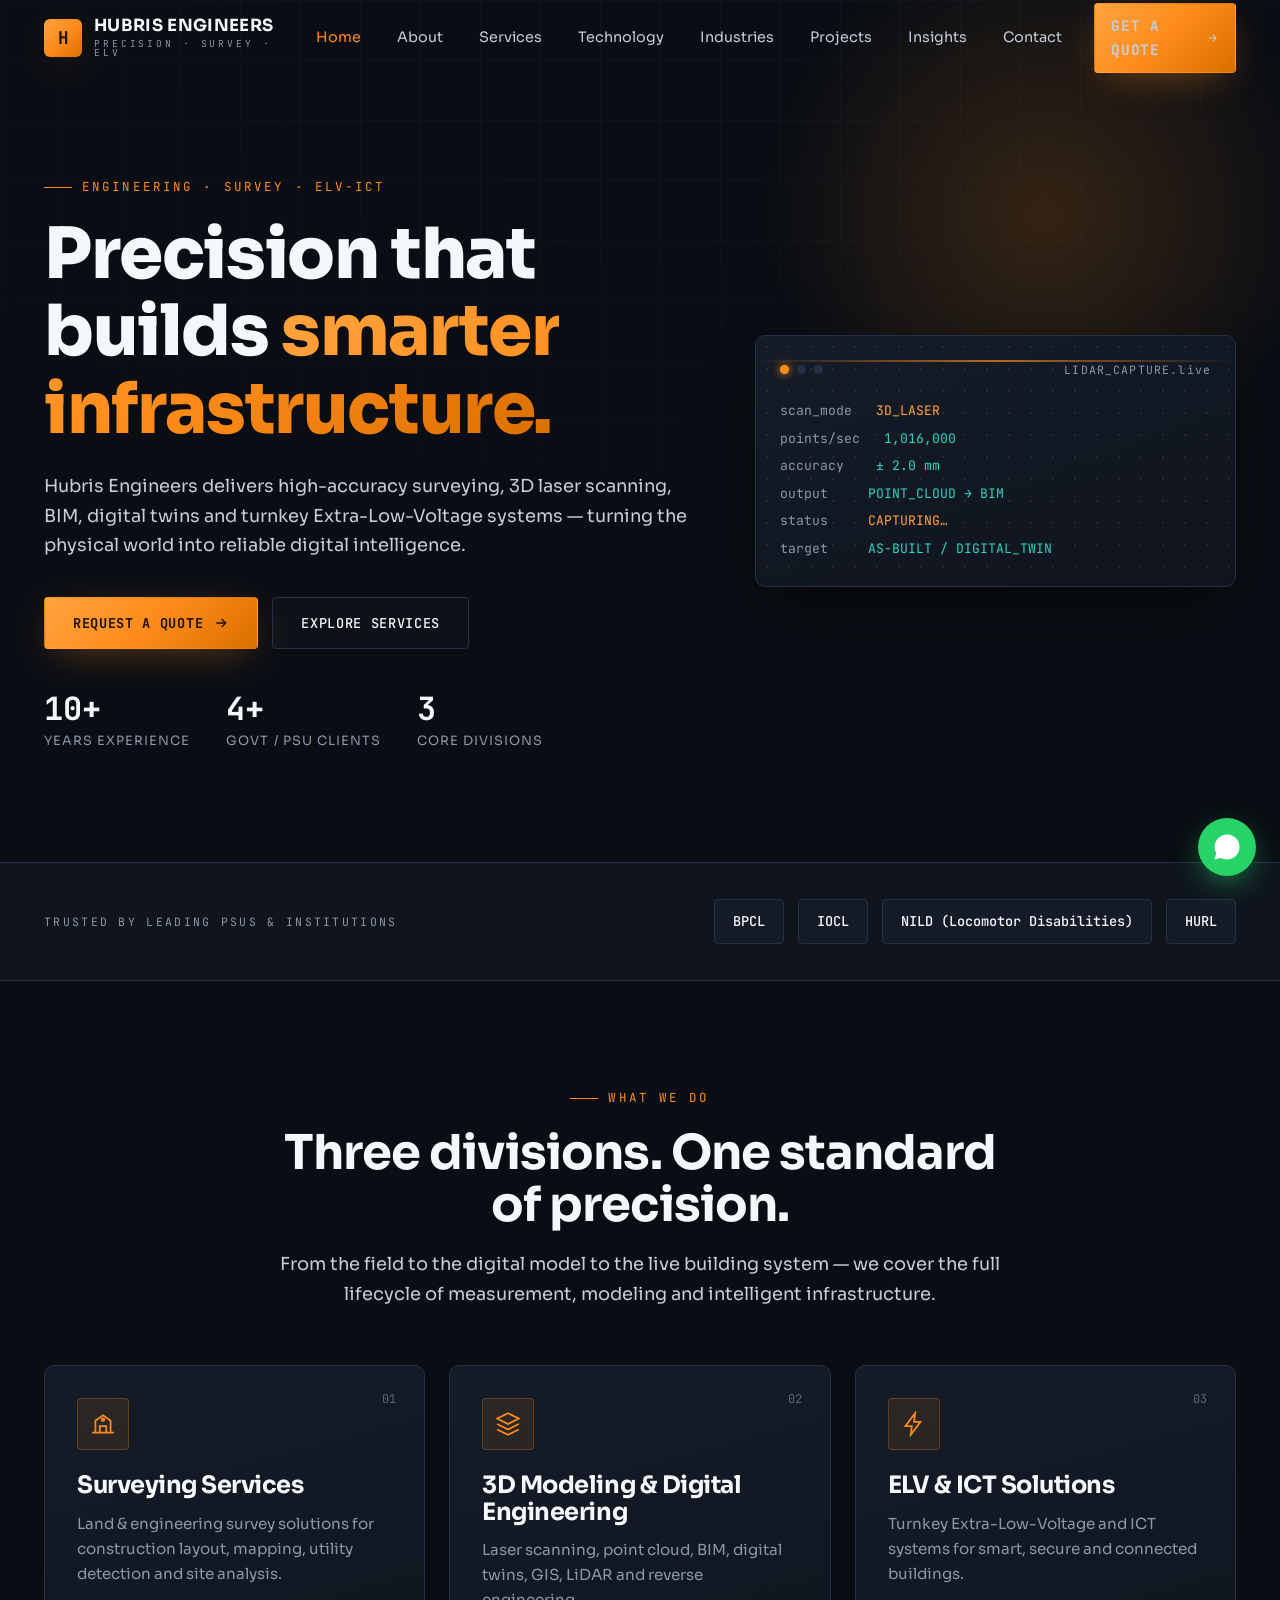
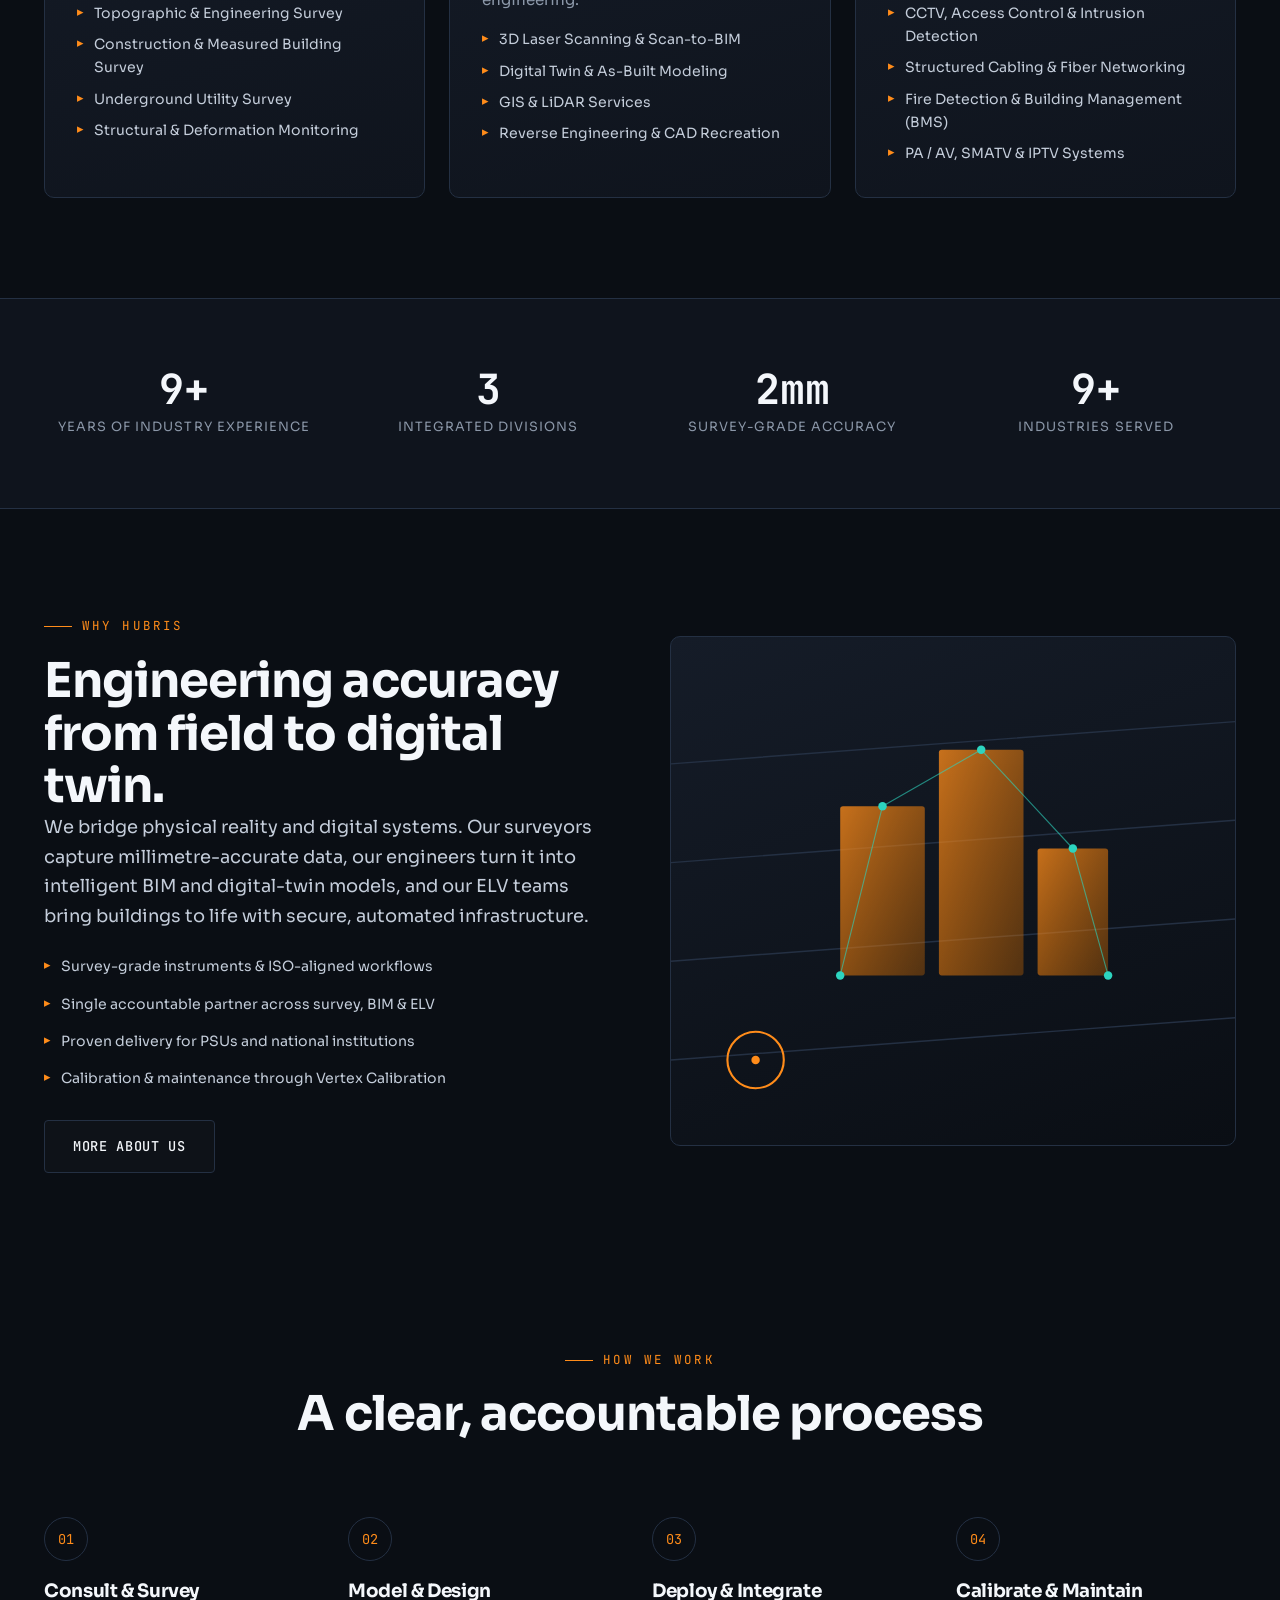
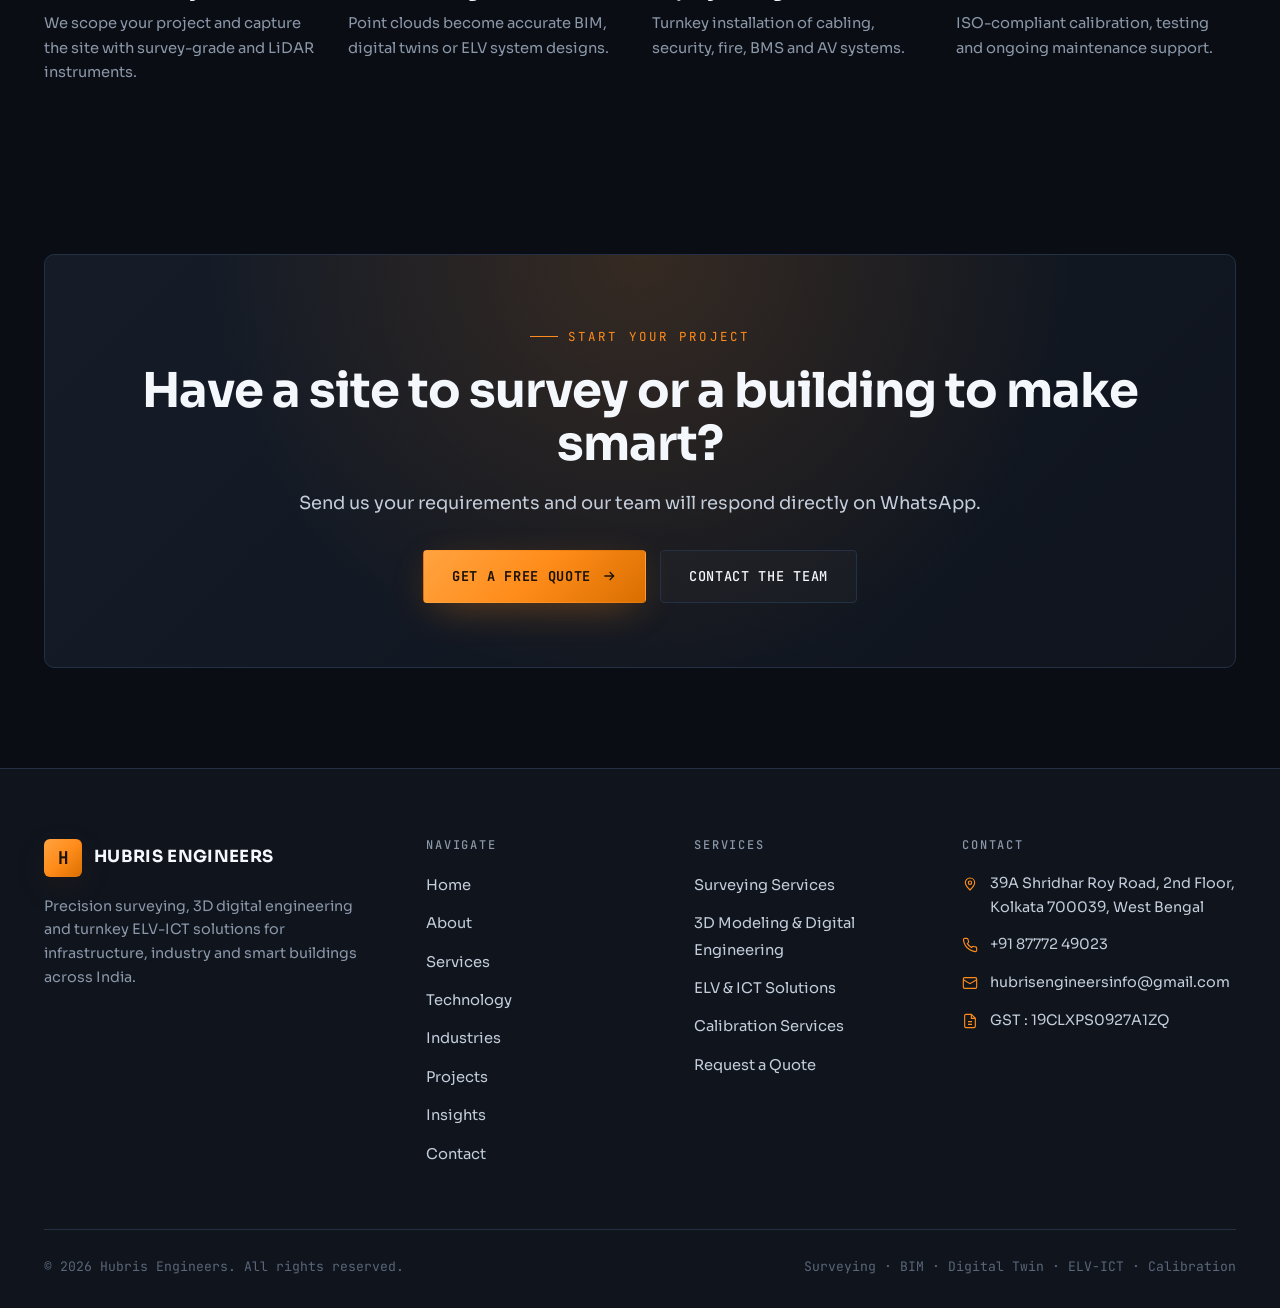
<file: index.html>
<!DOCTYPE html>
<html lang="en">
<head>
<meta charset="UTF-8">
<meta name="viewport" content="width=device-width, initial-scale=1.0">
<title>Precision Surveying, BIM & ELV-ICT Solutions — Hubris Engineers</title>
<meta name="description" content="Hubris Engineers — precision surveying, 3D laser scanning, BIM, digital twin and turnkey ELV-ICT solutions in Kolkata, India.">
<meta name="theme-color" content="#0a0e14">
<link rel="preconnect" href="https://fonts.googleapis.com">
<link rel="preconnect" href="https://fonts.gstatic.com" crossorigin>
<link rel="stylesheet" href="css/style.css">
<link rel="stylesheet" href="css/responsive.css">
</head>
<body>
<header class="site-header">
  <div class="container">
    <nav class="nav">
      <a href="index.html" class="brand">
        <span class="brand__mark">H</span>
        <span class="brand__name">HUBRIS ENGINEERS<span>PRECISION · SURVEY · ELV</span></span>
      </a>
      <div class="nav__links">
        <a href="index.html" class="active">Home</a><a href="about.html">About</a><a href="services.html">Services</a><a href="software.html">Technology</a><a href="industries.html">Industries</a><a href="projects.html">Projects</a><a href="blog.html">Insights</a><a href="contact.html">Contact</a>
        <span class="nav__cta"><a href="quote.html" class="btn btn--primary">Get a Quote <svg viewBox="0 0 24 24" fill="none" stroke="currentColor" stroke-width="2"><path d="M5 12h14M13 6l6 6-6 6"/></svg></a></span>
      </div>
      <button class="nav__toggle" aria-label="Menu"><span></span><span></span><span></span></button>
    </nav>
  </div>
</header>

<section class="hero">
  <div class="hero__glow"></div>
  <div class="container">
    <div class="hero__grid">
      <div class="hero__copy reveal">
        <span class="eyebrow">Engineering · Survey · ELV-ICT</span>
        <h1>Precision that builds <span class="accent">smarter infrastructure.</span></h1>
        <p class="lead">Hubris Engineers delivers high-accuracy surveying, 3D laser scanning, BIM, digital twins and turnkey Extra-Low-Voltage systems — turning the physical world into reliable digital intelligence.</p>
        <div class="hero__actions">
          <a href="quote.html" class="btn btn--primary">Request a Quote <svg viewBox="0 0 24 24" fill="none" stroke="currentColor" stroke-width="2"><path d="M5 12h14M13 6l6 6-6 6"/></svg></a>
          <a href="services.html" class="btn btn--ghost">Explore Services</a>
        </div>
        <div class="hero__stats">
          <div><div class="stat__num"><span data-count="10" data-suffix="+">10+</span></div><div class="stat__label">Years Experience</div></div>
          <div><div class="stat__num text-amber"><span data-count="4" data-suffix="+">4+</span></div><div class="stat__label">Govt / PSU Clients</div></div>
          <div><div class="stat__num"><span data-count="3" data-suffix="">3</span></div><div class="stat__label">Core Divisions</div></div>
        </div>
      </div>
      <div class="hero__visual reveal">
        <div class="hero__panel">
          <div class="scanline"></div>
          <div class="panel__bar">
            <span class="panel__dot panel__dot--live"></span>
            <span class="panel__dot"></span>
            <span class="panel__dot"></span>
            <span class="panel__title">LIDAR_CAPTURE.live</span>
          </div>
          <div class="panel__readout">
            <div><span class="k">scan_mode</span> &nbsp; <span class="v amber">3D_LASER</span></div>
            <div><span class="k">points/sec</span> &nbsp; <span class="v">1,016,000</span></div>
            <div><span class="k">accuracy</span> &nbsp;&nbsp; <span class="v">± 2.0 mm</span></div>
            <div><span class="k">output</span> &nbsp;&nbsp;&nbsp; <span class="v">POINT_CLOUD → BIM</span></div>
            <div><span class="k">status</span> &nbsp;&nbsp;&nbsp; <span class="v amber">CAPTURING…</span></div>
            <div><span class="k">target</span> &nbsp;&nbsp;&nbsp; <span class="v">AS-BUILT / DIGITAL_TWIN</span></div>
          </div>
        </div>
      </div>
    </div>
  </div>
</section>

<section class="clients">
  <div class="container">
    <div class="clients__inner">
      <span class="clients__label">Trusted by leading PSUs & institutions</span>
      <div class="clients__list">
        <span class="client-chip">BPCL</span>
        <span class="client-chip">IOCL</span>
        <span class="client-chip">NILD (Locomotor Disabilities)</span>
        <span class="client-chip">HURL</span>
      </div>
    </div>
  </div>
</section>

<section class="section">
  <div class="container">
    <div class="section-head center reveal">
      <span class="eyebrow eyebrow--center">What we do</span>
      <h2>Three divisions. One standard of precision.</h2>
      <p class="lead" style="margin:18px auto 0;">From the field to the digital model to the live building system — we cover the full lifecycle of measurement, modeling and intelligent infrastructure.</p>
    </div>
    <div class="grid grid--3">
      <div class="card reveal">
        <span class="card__num">01</span>
        <div class="card__icon"><svg viewBox="0 0 24 24" fill="none" stroke="currentColor" stroke-width="1.6"><path d="M2 20h20M5 20V9l7-5 7 5v11M9 20v-6h6v6"/><circle cx="12" cy="8" r="1.2"/></svg></div>
        <h3>Surveying Services</h3>
        <p>Land & engineering survey solutions for construction layout, mapping, utility detection and site analysis.</p>
        <ul class="svc-list">
          <li>Topographic & Engineering Survey</li>
          <li>Construction & Measured Building Survey</li>
          <li>Underground Utility Survey</li>
          <li>Structural & Deformation Monitoring</li>
        </ul>
      </div>
      <div class="card reveal">
        <span class="card__num">02</span>
        <div class="card__icon"><svg viewBox="0 0 24 24" fill="none" stroke="currentColor" stroke-width="1.6"><path d="M12 2 2 7l10 5 10-5-10-5zM2 17l10 5 10-5M2 12l10 5 10-5"/></svg></div>
        <h3>3D Modeling & Digital Engineering</h3>
        <p>Laser scanning, point cloud, BIM, digital twins, GIS, LiDAR and reverse engineering.</p>
        <ul class="svc-list">
          <li>3D Laser Scanning & Scan-to-BIM</li>
          <li>Digital Twin & As-Built Modeling</li>
          <li>GIS & LiDAR Services</li>
          <li>Reverse Engineering & CAD Recreation</li>
        </ul>
      </div>
      <div class="card reveal">
        <span class="card__num">03</span>
        <div class="card__icon"><svg viewBox="0 0 24 24" fill="none" stroke="currentColor" stroke-width="1.6"><path d="M13 2L4 14h6l-1 8 9-12h-6l1-8z"/></svg></div>
        <h3>ELV & ICT Solutions</h3>
        <p>Turnkey Extra-Low-Voltage and ICT systems for smart, secure and connected buildings.</p>
        <ul class="svc-list">
          <li>CCTV, Access Control & Intrusion Detection</li>
          <li>Structured Cabling & Fiber Networking</li>
          <li>Fire Detection & Building Management (BMS)</li>
          <li>PA / AV, SMATV & IPTV Systems</li>
        </ul>
      </div>
    </div>
  </div>
</section>

<section class="band section--tight">
  <div class="container">
    <div class="band__grid">
      <div class="reveal"><div class="stat__num text-amber"><span data-count="10" data-suffix="+">10+</span></div><div class="stat__label">Years of Industry Experience</div></div>
      <div class="reveal"><div class="stat__num"><span data-count="3" data-suffix="">3</span></div><div class="stat__label">Integrated Divisions</div></div>
      <div class="reveal"><div class="stat__num"><span data-count="2" data-suffix="mm">2mm</span></div><div class="stat__label">Survey-Grade Accuracy</div></div>
      <div class="reveal"><div class="stat__num"><span data-count="9" data-suffix="+">9+</span></div><div class="stat__label">Industries Served</div></div>
    </div>
  </div>
</section>

<section class="section">
  <div class="container">
    <div class="split">
      <div class="split__copy reveal">
        <span class="eyebrow">Why Hubris</span>
        <h2>Engineering accuracy from field to digital twin.</h2>
        <p class="lead" style="margin-bottom:24px;">We bridge physical reality and digital systems. Our surveyors capture millimetre-accurate data, our engineers turn it into intelligent BIM and digital-twin models, and our ELV teams bring buildings to life with secure, automated infrastructure.</p>
        <ul class="svc-list" style="gap:14px;">
          <li>Survey-grade instruments &amp; ISO-aligned workflows</li>
          <li>Single accountable partner across survey, BIM &amp; ELV</li>
          <li>Proven delivery for PSUs and national institutions</li>
          <li>Calibration &amp; maintenance through Vertex Calibration</li>
        </ul>
        <div style="margin-top:30px;"><a href="about.html" class="btn btn--ghost">More About Us</a></div>
      </div>
      <div class="split__media reveal">
        <svg class="art-svg" viewBox="0 0 400 360" xmlns="http://www.w3.org/2000/svg">
          <defs>
            <linearGradient id="g1" x1="0" y1="0" x2="1" y2="1">
              <stop offset="0" stop-color="#ff8c1a" stop-opacity="0.9"/>
              <stop offset="1" stop-color="#d96f00" stop-opacity="0.4"/>
            </linearGradient>
          </defs>
          <g stroke="#243043" stroke-width="1">
            <path d="M0 90 L400 60 M0 160 L400 130 M0 230 L400 200 M0 300 L400 270" fill="none"/>
          </g>
          <g fill="url(#g1)" opacity="0.85">
            <rect x="120" y="120" width="60" height="120" rx="2"/>
            <rect x="190" y="80" width="60" height="160" rx="2"/>
            <rect x="260" y="150" width="50" height="90" rx="2"/>
          </g>
          <g fill="#2dd4bf">
            <circle cx="150" cy="120" r="3"/><circle cx="220" cy="80" r="3"/><circle cx="285" cy="150" r="3"/>
            <circle cx="120" cy="240" r="3"/><circle cx="310" cy="240" r="3"/>
          </g>
          <g stroke="#2dd4bf" stroke-width="0.8" opacity="0.6">
            <path d="M150 120 L220 80 L285 150 M120 240 L150 120 M310 240 L285 150" fill="none"/>
          </g>
          <circle cx="60" cy="300" r="20" fill="none" stroke="#ff8c1a" stroke-width="1.5"/>
          <circle cx="60" cy="300" r="3" fill="#ff8c1a"/>
        </svg>
      </div>
    </div>
  </div>
</section>

<section class="section section--tight">
  <div class="container">
    <div class="section-head center reveal">
      <span class="eyebrow eyebrow--center">How we work</span>
      <h2>A clear, accountable process</h2>
    </div>
    <div class="steps">
      <div class="step reveal"><div class="step__n">01</div><h3>Consult & Survey</h3><p>We scope your project and capture the site with survey-grade and LiDAR instruments.</p></div>
      <div class="step reveal"><div class="step__n">02</div><h3>Model & Design</h3><p>Point clouds become accurate BIM, digital twins or ELV system designs.</p></div>
      <div class="step reveal"><div class="step__n">03</div><h3>Deploy & Integrate</h3><p>Turnkey installation of cabling, security, fire, BMS and AV systems.</p></div>
      <div class="step reveal"><div class="step__n">04</div><h3>Calibrate & Maintain</h3><p>ISO-compliant calibration, testing and ongoing maintenance support.</p></div>
    </div>
  </div>
</section>

<section class="section">
  <div class="container">
    <div class="cta-band reveal">
      <span class="eyebrow eyebrow--center">Start your project</span>
      <h2>Have a site to survey or a building to make smart?</h2>
      <p class="lead">Send us your requirements and our team will respond directly on WhatsApp.</p>
      <div class="cta-band__actions">
        <a href="quote.html" class="btn btn--primary">Get a Free Quote <svg viewBox="0 0 24 24" fill="none" stroke="currentColor" stroke-width="2"><path d="M5 12h14M13 6l6 6-6 6"/></svg></a>
        <a href="contact.html" class="btn btn--ghost">Contact the Team</a>
      </div>
    </div>
  </div>
</section>
<footer class="footer">
  <div class="container">
    <div class="footer__grid">
      <div class="footer__brand">
        <a href="index.html" class="brand">
          <span class="brand__mark">H</span>
          <span class="brand__name">HUBRIS ENGINEERS</span>
        </a>
        <p>Precision surveying, 3D digital engineering and turnkey ELV-ICT solutions for infrastructure, industry and smart buildings across India.</p>
      </div>
      <div>
        <h4>Navigate</h4>
        <ul class="footer__links"><li><a href="index.html">Home</a></li><li><a href="about.html">About</a></li><li><a href="services.html">Services</a></li><li><a href="software.html">Technology</a></li><li><a href="industries.html">Industries</a></li><li><a href="projects.html">Projects</a></li><li><a href="blog.html">Insights</a></li><li><a href="contact.html">Contact</a></li></ul>
      </div>
      <div>
        <h4>Services</h4>
        <ul class="footer__links">
          <li><a href="services.html">Surveying Services</a></li>
          <li><a href="software.html">3D Modeling & Digital Engineering</a></li>
          <li><a href="services.html">ELV & ICT Solutions</a></li>
          <li><a href="services.html">Calibration Services</a></li>
          <li><a href="quote.html">Request a Quote</a></li>
        </ul>
      </div>
      <div>
        <h4>Contact</h4>
        <ul class="footer__contact">
          <li><svg viewBox="0 0 24 24" fill="none" stroke="currentColor" stroke-width="1.7"><path d="M12 21c-4-4-7-7.5-7-11a7 7 0 0 1 14 0c0 3.5-3 7-7 11z"/><circle cx="12" cy="10" r="2.5"/></svg><span>39A Shridhar Roy Road, 2nd Floor,<br>Kolkata 700039, West Bengal</span></li>
          <li><svg viewBox="0 0 24 24" fill="none" stroke="currentColor" stroke-width="1.7"><path d="M22 16.9v3a2 2 0 0 1-2.2 2 19.8 19.8 0 0 1-8.6-3 19.5 19.5 0 0 1-6-6 19.8 19.8 0 0 1-3-8.6A2 2 0 0 1 4.1 2h3a2 2 0 0 1 2 1.7c.1 1 .4 1.9.7 2.8a2 2 0 0 1-.5 2.1L8.1 9.9a16 16 0 0 0 6 6l1.3-1.3a2 2 0 0 1 2.1-.4c.9.3 1.8.6 2.8.7a2 2 0 0 1 1.7 2z"/></svg><a href="tel:+918777249023">+91 87772 49023</a></li>
          <li><svg viewBox="0 0 24 24" fill="none" stroke="currentColor" stroke-width="1.7"><rect x="2" y="4" width="20" height="16" rx="2"/><path d="m2 7 10 6 10-6"/></svg><a href="mailto:hubrisengineersinfo@gmail.com">hubrisengineersinfo@gmail.com</a></li>
          <li><svg viewBox="0 0 24 24" fill="none" stroke="currentColor" stroke-width="1.7"><path d="M14 2H6a2 2 0 0 0-2 2v16a2 2 0 0 0 2 2h12a2 2 0 0 0 2-2V8z"/><path d="M14 2v6h6M9 13h6M9 17h6"/></svg><span>GST : 19CLXPS0927A1ZQ</span></li>
        </ul>
      </div>
    </div>
    <div class="footer__bottom">
      <p>© <span id="year">2026</span> Hubris Engineers. All rights reserved.</p>
      <p>Surveying · BIM · Digital Twin · ELV-ICT · Calibration</p>
    </div>
  </div>
</footer>
<a class="wa-float" href="https://wa.me/918777249023?text=Hi%20Hubris%20Engineers%2C%20I%27d%20like%20to%20enquire%20about%20your%20services." target="_blank" aria-label="WhatsApp"><svg viewBox="0 0 24 24" fill="currentColor"><path d="M17.5 14.4c-.3-.2-1.7-.8-2-.9-.3-.1-.5-.2-.7.2-.2.3-.7.9-.9 1.1-.2.2-.3.2-.6.1-1.7-.9-2.9-1.6-4-3.5-.3-.5.3-.5.8-1.6.1-.2 0-.4 0-.5 0-.1-.7-1.6-.9-2.2-.2-.6-.5-.5-.7-.5h-.6c-.2 0-.5.1-.8.4-.3.3-1 1-1 2.5s1.1 2.9 1.2 3.1c.2.2 2.1 3.3 5.2 4.6 2 .8 2.7.9 3.7.8.6-.1 1.7-.7 2-1.4.2-.7.2-1.2.2-1.4-.1-.1-.3-.2-.6-.3M12 2a10 10 0 0 0-8.6 15l-1.4 5 5.1-1.3A10 10 0 1 0 12 2z"/></svg></a>
<script src="js/main.js"></script>
</body>
</html>
</file>
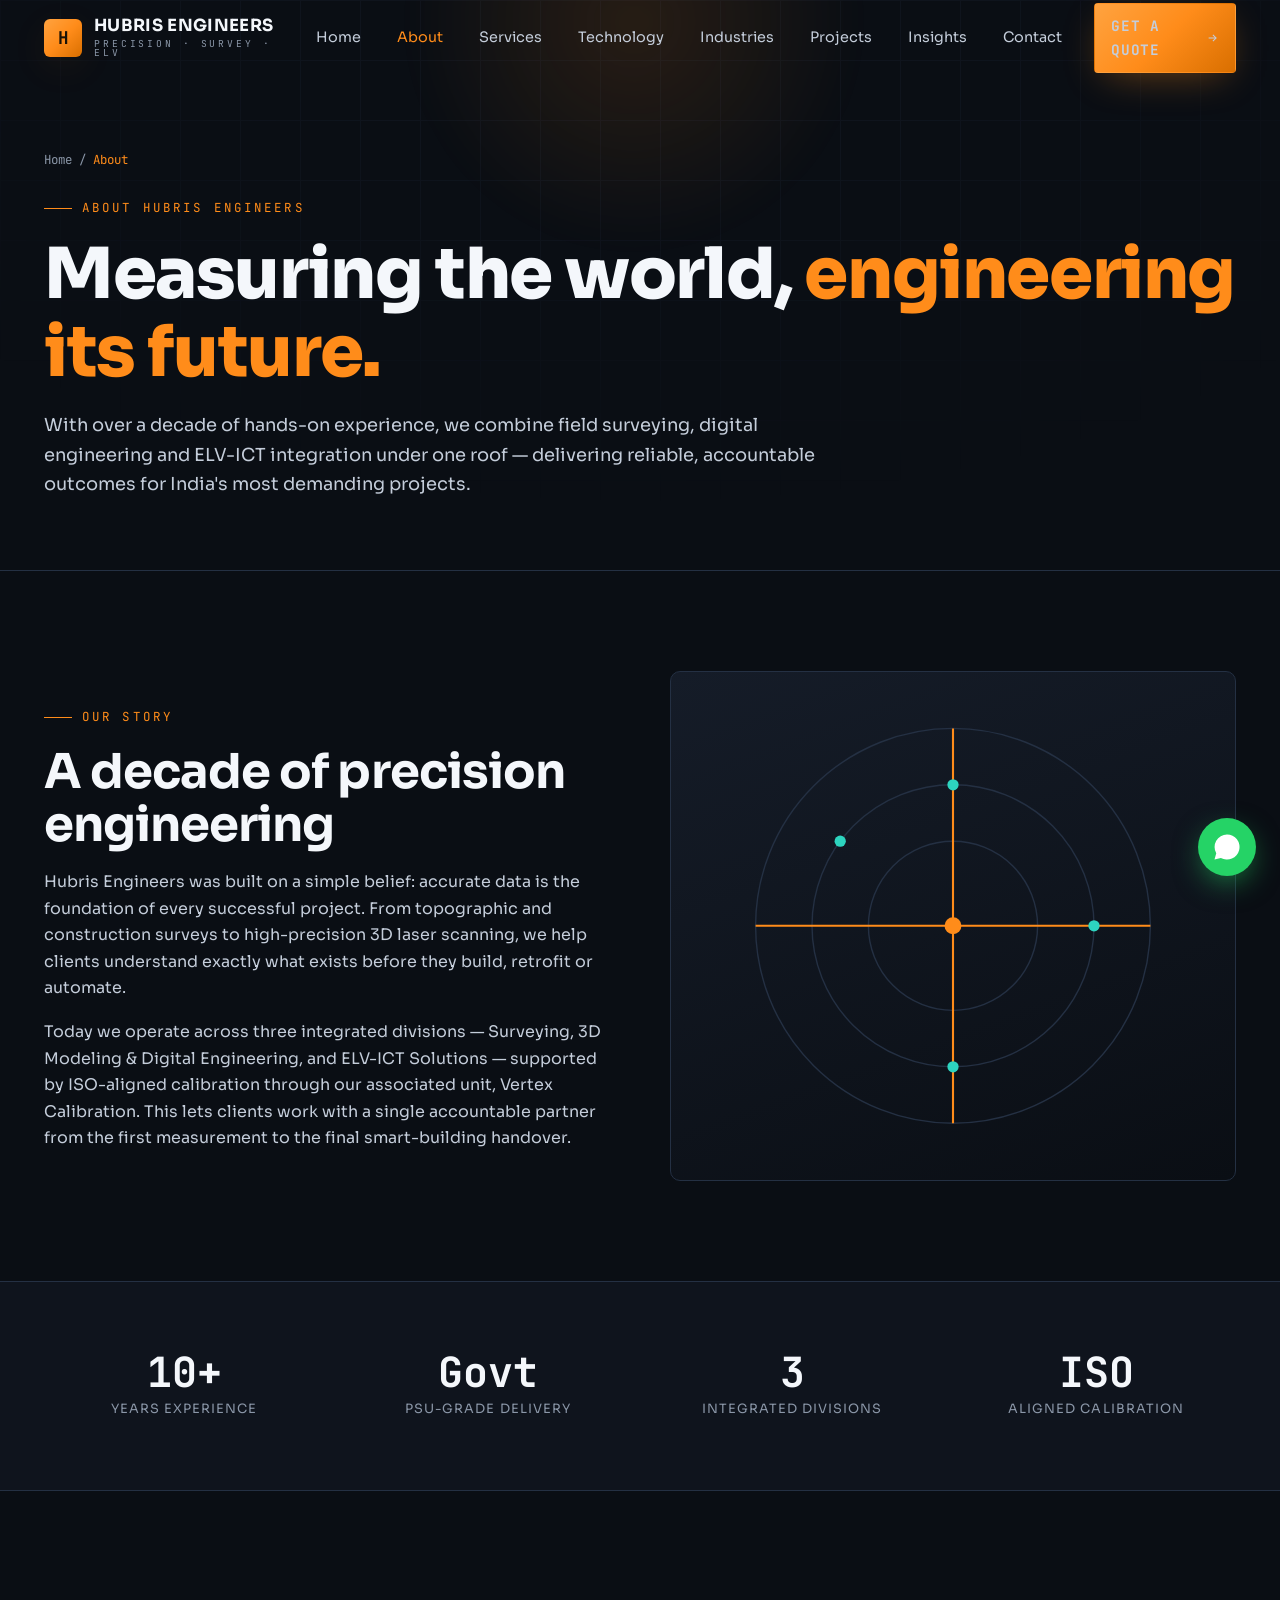
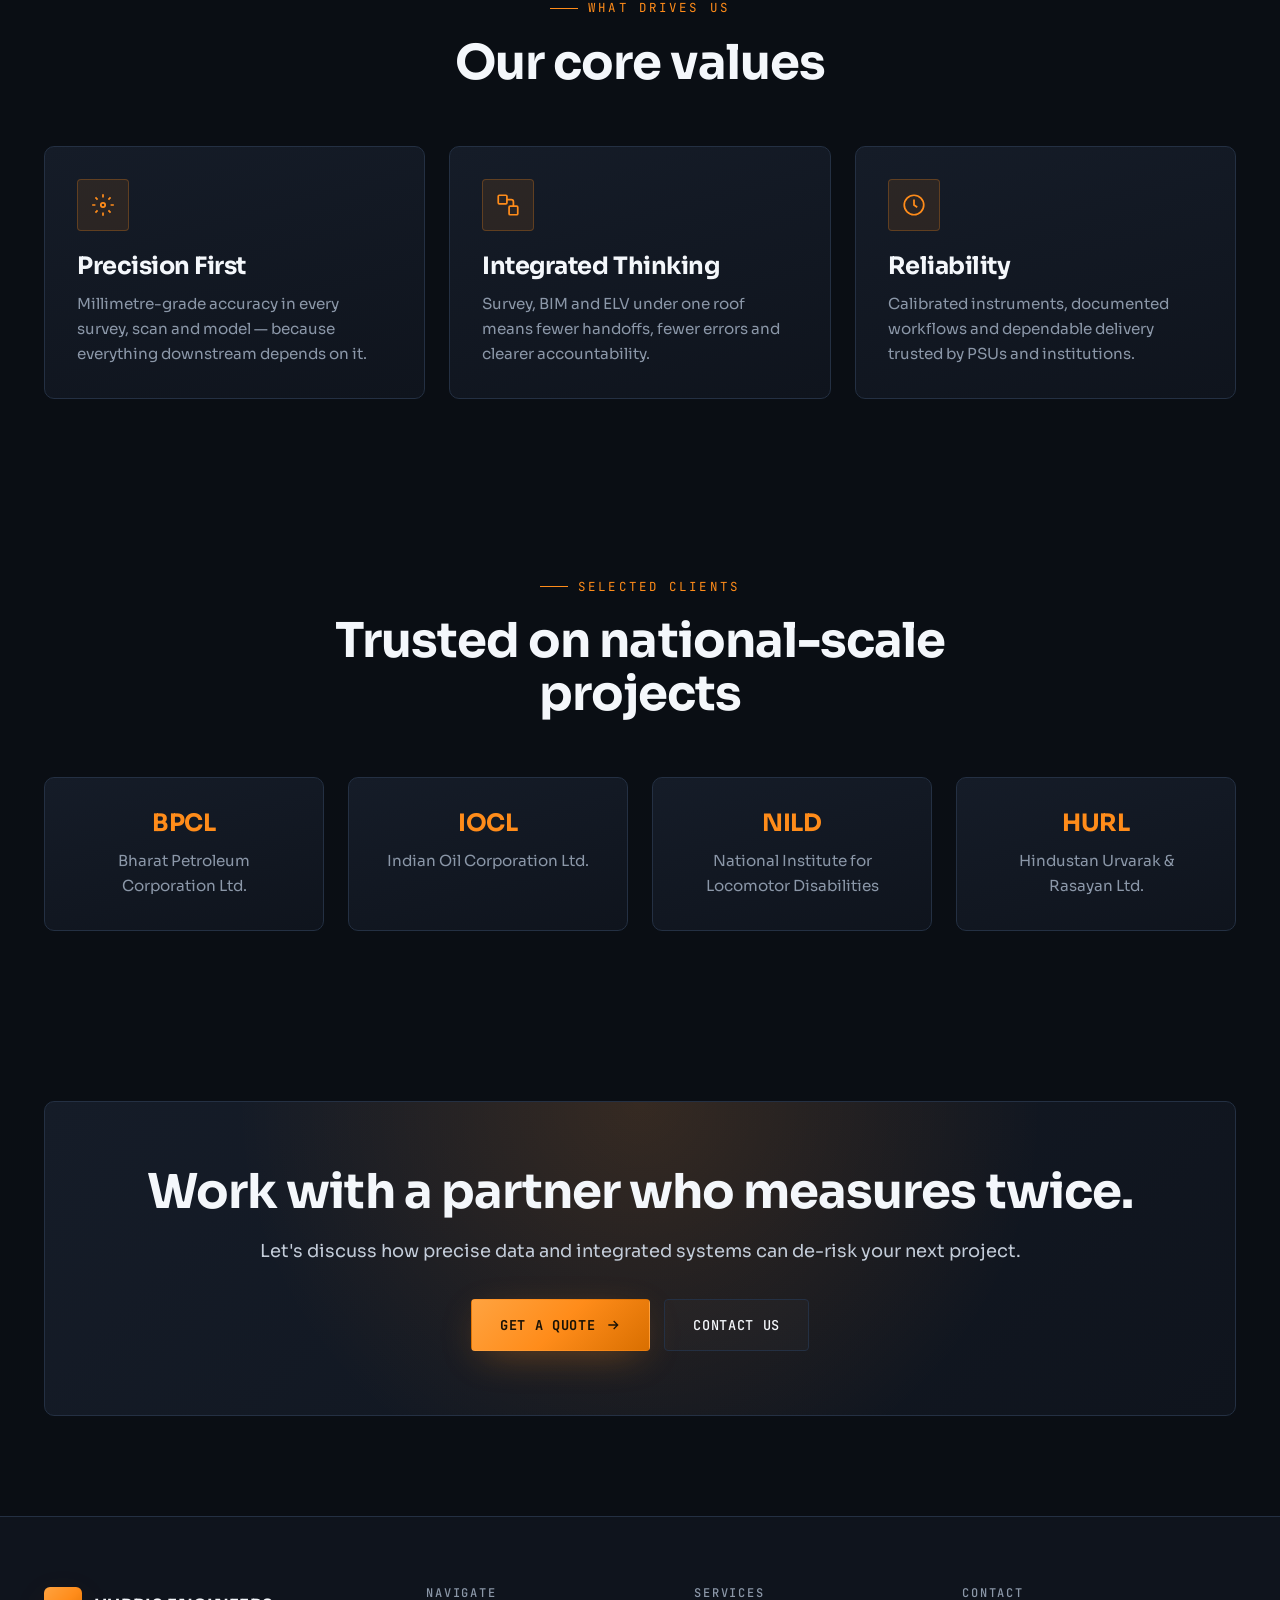
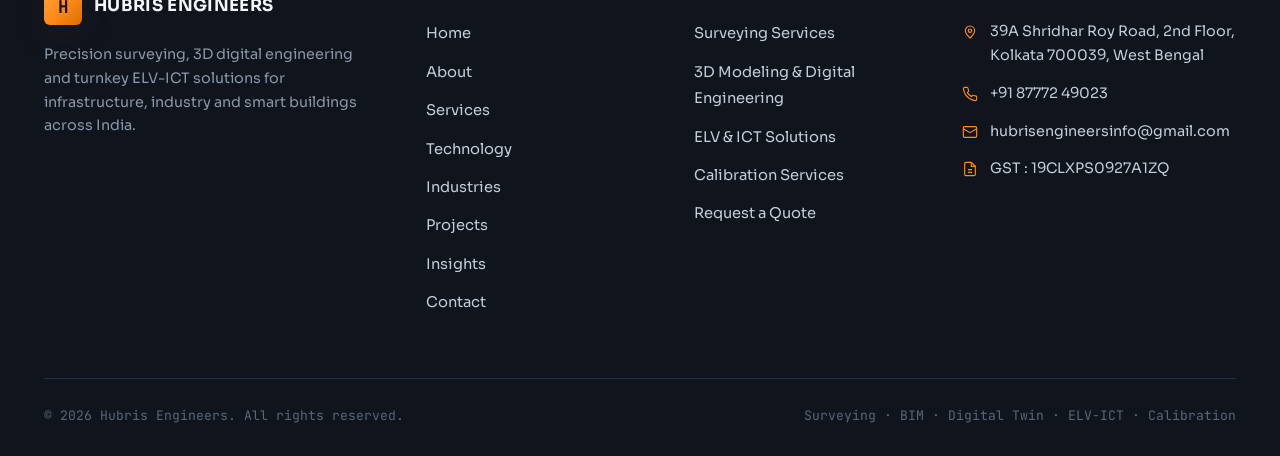
<file: about.html>
<!DOCTYPE html>
<html lang="en">
<head>
<meta charset="UTF-8">
<meta name="viewport" content="width=device-width, initial-scale=1.0">
<title>About Us — Hubris Engineers</title>
<meta name="description" content="Over a decade of precision surveying, digital engineering and ELV-ICT integration. Trusted by BPCL, IOCL, NILD and HURL.">
<meta name="theme-color" content="#0a0e14">
<link rel="preconnect" href="https://fonts.googleapis.com">
<link rel="preconnect" href="https://fonts.gstatic.com" crossorigin>
<link rel="stylesheet" href="css/style.css">
<link rel="stylesheet" href="css/responsive.css">
</head>
<body>
<header class="site-header">
  <div class="container">
    <nav class="nav">
      <a href="index.html" class="brand">
        <span class="brand__mark">H</span>
        <span class="brand__name">HUBRIS ENGINEERS<span>PRECISION · SURVEY · ELV</span></span>
      </a>
      <div class="nav__links">
        <a href="index.html">Home</a><a href="about.html" class="active">About</a><a href="services.html">Services</a><a href="software.html">Technology</a><a href="industries.html">Industries</a><a href="projects.html">Projects</a><a href="blog.html">Insights</a><a href="contact.html">Contact</a>
        <span class="nav__cta"><a href="quote.html" class="btn btn--primary">Get a Quote <svg viewBox="0 0 24 24" fill="none" stroke="currentColor" stroke-width="2"><path d="M5 12h14M13 6l6 6-6 6"/></svg></a></span>
      </div>
      <button class="nav__toggle" aria-label="Menu"><span></span><span></span><span></span></button>
    </nav>
  </div>
</header>

<section class="page-hero">
  <div class="page-hero__glow"></div>
  <div class="container">
    <div class="breadcrumb"><a href="index.html">Home</a> / <span>About</span></div>
    <span class="eyebrow">About Hubris Engineers</span>
    <h1>Measuring the world, <span class="text-amber">engineering its future.</span></h1>
    <p class="lead" style="margin-top:20px;">With over a decade of hands-on experience, we combine field surveying, digital engineering and ELV-ICT integration under one roof — delivering reliable, accountable outcomes for India's most demanding projects.</p>
  </div>
</section>

<section class="section">
  <div class="container">
    <div class="split">
      <div class="split__copy reveal">
        <span class="eyebrow">Our story</span>
        <h2>A decade of precision engineering</h2>
        <p style="margin:18px 0;">Hubris Engineers was built on a simple belief: accurate data is the foundation of every successful project. From topographic and construction surveys to high-precision 3D laser scanning, we help clients understand exactly what exists before they build, retrofit or automate.</p>
        <p>Today we operate across three integrated divisions — Surveying, 3D Modeling & Digital Engineering, and ELV-ICT Solutions — supported by ISO-aligned calibration through our associated unit, Vertex Calibration. This lets clients work with a single accountable partner from the first measurement to the final smart-building handover.</p>
      </div>
      <div class="split__media reveal">
        <svg class="art-svg" viewBox="0 0 400 360" xmlns="http://www.w3.org/2000/svg">
          <g stroke="#243043" stroke-width="1" fill="none">
            <circle cx="200" cy="180" r="140"/><circle cx="200" cy="180" r="100"/><circle cx="200" cy="180" r="60"/>
          </g>
          <g stroke="#ff8c1a" stroke-width="1.5" fill="none">
            <path d="M200 40 L200 320 M60 180 L340 180"/>
          </g>
          <circle cx="200" cy="180" r="6" fill="#ff8c1a"/>
          <g fill="#2dd4bf"><circle cx="200" cy="80" r="4"/><circle cx="300" cy="180" r="4"/><circle cx="200" cy="280" r="4"/><circle cx="120" cy="120" r="4"/></g>
        </svg>
      </div>
    </div>
  </div>
</section>

<section class="band section--tight">
  <div class="container">
    <div class="band__grid">
      <div class="reveal"><div class="stat__num text-amber">10+</div><div class="stat__label">Years Experience</div></div>
      <div class="reveal"><div class="stat__num">Govt</div><div class="stat__label">PSU-Grade Delivery</div></div>
      <div class="reveal"><div class="stat__num">3</div><div class="stat__label">Integrated Divisions</div></div>
      <div class="reveal"><div class="stat__num">ISO</div><div class="stat__label">Aligned Calibration</div></div>
    </div>
  </div>
</section>

<section class="section">
  <div class="container">
    <div class="section-head center reveal">
      <span class="eyebrow eyebrow--center">What drives us</span>
      <h2>Our core values</h2>
    </div>
    <div class="grid grid--3">
      <div class="card reveal"><div class="card__icon"><svg viewBox="0 0 24 24" fill="none" stroke="currentColor" stroke-width="1.6"><circle cx="12" cy="12" r="2"/><path d="M12 2v3M12 19v3M2 12h3M19 12h3M5 5l2 2M17 17l2 2M19 5l-2 2M7 17l-2 2"/></svg></div><h3>Precision First</h3><p>Millimetre-grade accuracy in every survey, scan and model — because everything downstream depends on it.</p></div>
      <div class="card reveal"><div class="card__icon"><svg viewBox="0 0 24 24" fill="none" stroke="currentColor" stroke-width="1.6"><rect x="3" y="3" width="8" height="8" rx="1"/><rect x="13" y="13" width="8" height="8" rx="1"/><path d="M11 7h4a2 2 0 0 1 2 2v4"/></svg></div><h3>Integrated Thinking</h3><p>Survey, BIM and ELV under one roof means fewer handoffs, fewer errors and clearer accountability.</p></div>
      <div class="card reveal"><div class="card__icon"><svg viewBox="0 0 24 24" fill="none" stroke="currentColor" stroke-width="1.6"><circle cx="12" cy="12" r="9"/><path d="M12 7v5l3 2"/></svg></div><h3>Reliability</h3><p>Calibrated instruments, documented workflows and dependable delivery trusted by PSUs and institutions.</p></div>
    </div>
  </div>
</section>

<section class="section section--tight">
  <div class="container">
    <div class="section-head center reveal">
      <span class="eyebrow eyebrow--center">Selected clients</span>
      <h2>Trusted on national-scale projects</h2>
    </div>
    <div class="grid grid--4">
      <div class="card center reveal"><h3 class="text-amber">BPCL</h3><p>Bharat Petroleum Corporation Ltd.</p></div>
      <div class="card center reveal"><h3 class="text-amber">IOCL</h3><p>Indian Oil Corporation Ltd.</p></div>
      <div class="card center reveal"><h3 class="text-amber">NILD</h3><p>National Institute for Locomotor Disabilities</p></div>
      <div class="card center reveal"><h3 class="text-amber">HURL</h3><p>Hindustan Urvarak & Rasayan Ltd.</p></div>
    </div>
  </div>
</section>

<section class="section">
  <div class="container">
    <div class="cta-band reveal">
      <h2>Work with a partner who measures twice.</h2>
      <p class="lead">Let's discuss how precise data and integrated systems can de-risk your next project.</p>
      <div class="cta-band__actions">
        <a href="quote.html" class="btn btn--primary">Get a Quote <svg viewBox="0 0 24 24" fill="none" stroke="currentColor" stroke-width="2"><path d="M5 12h14M13 6l6 6-6 6"/></svg></a>
        <a href="contact.html" class="btn btn--ghost">Contact Us</a>
      </div>
    </div>
  </div>
</section>
<footer class="footer">
  <div class="container">
    <div class="footer__grid">
      <div class="footer__brand">
        <a href="index.html" class="brand">
          <span class="brand__mark">H</span>
          <span class="brand__name">HUBRIS ENGINEERS</span>
        </a>
        <p>Precision surveying, 3D digital engineering and turnkey ELV-ICT solutions for infrastructure, industry and smart buildings across India.</p>
      </div>
      <div>
        <h4>Navigate</h4>
        <ul class="footer__links"><li><a href="index.html">Home</a></li><li><a href="about.html">About</a></li><li><a href="services.html">Services</a></li><li><a href="software.html">Technology</a></li><li><a href="industries.html">Industries</a></li><li><a href="projects.html">Projects</a></li><li><a href="blog.html">Insights</a></li><li><a href="contact.html">Contact</a></li></ul>
      </div>
      <div>
        <h4>Services</h4>
        <ul class="footer__links">
          <li><a href="services.html">Surveying Services</a></li>
          <li><a href="software.html">3D Modeling & Digital Engineering</a></li>
          <li><a href="services.html">ELV & ICT Solutions</a></li>
          <li><a href="services.html">Calibration Services</a></li>
          <li><a href="quote.html">Request a Quote</a></li>
        </ul>
      </div>
      <div>
        <h4>Contact</h4>
        <ul class="footer__contact">
          <li><svg viewBox="0 0 24 24" fill="none" stroke="currentColor" stroke-width="1.7"><path d="M12 21c-4-4-7-7.5-7-11a7 7 0 0 1 14 0c0 3.5-3 7-7 11z"/><circle cx="12" cy="10" r="2.5"/></svg><span>39A Shridhar Roy Road, 2nd Floor,<br>Kolkata 700039, West Bengal</span></li>
          <li><svg viewBox="0 0 24 24" fill="none" stroke="currentColor" stroke-width="1.7"><path d="M22 16.9v3a2 2 0 0 1-2.2 2 19.8 19.8 0 0 1-8.6-3 19.5 19.5 0 0 1-6-6 19.8 19.8 0 0 1-3-8.6A2 2 0 0 1 4.1 2h3a2 2 0 0 1 2 1.7c.1 1 .4 1.9.7 2.8a2 2 0 0 1-.5 2.1L8.1 9.9a16 16 0 0 0 6 6l1.3-1.3a2 2 0 0 1 2.1-.4c.9.3 1.8.6 2.8.7a2 2 0 0 1 1.7 2z"/></svg><a href="tel:+918777249023">+91 87772 49023</a></li>
          <li><svg viewBox="0 0 24 24" fill="none" stroke="currentColor" stroke-width="1.7"><rect x="2" y="4" width="20" height="16" rx="2"/><path d="m2 7 10 6 10-6"/></svg><a href="mailto:hubrisengineersinfo@gmail.com">hubrisengineersinfo@gmail.com</a></li>
          <li><svg viewBox="0 0 24 24" fill="none" stroke="currentColor" stroke-width="1.7"><path d="M14 2H6a2 2 0 0 0-2 2v16a2 2 0 0 0 2 2h12a2 2 0 0 0 2-2V8z"/><path d="M14 2v6h6M9 13h6M9 17h6"/></svg><span>GST : 19CLXPS0927A1ZQ</span></li>
        </ul>
      </div>
    </div>
    <div class="footer__bottom">
      <p>© <span id="year">2026</span> Hubris Engineers. All rights reserved.</p>
      <p>Surveying · BIM · Digital Twin · ELV-ICT · Calibration</p>
    </div>
  </div>
</footer>
<a class="wa-float" href="https://wa.me/918777249023?text=Hi%20Hubris%20Engineers%2C%20I%27d%20like%20to%20enquire%20about%20your%20services." target="_blank" aria-label="WhatsApp"><svg viewBox="0 0 24 24" fill="currentColor"><path d="M17.5 14.4c-.3-.2-1.7-.8-2-.9-.3-.1-.5-.2-.7.2-.2.3-.7.9-.9 1.1-.2.2-.3.2-.6.1-1.7-.9-2.9-1.6-4-3.5-.3-.5.3-.5.8-1.6.1-.2 0-.4 0-.5 0-.1-.7-1.6-.9-2.2-.2-.6-.5-.5-.7-.5h-.6c-.2 0-.5.1-.8.4-.3.3-1 1-1 2.5s1.1 2.9 1.2 3.1c.2.2 2.1 3.3 5.2 4.6 2 .8 2.7.9 3.7.8.6-.1 1.7-.7 2-1.4.2-.7.2-1.2.2-1.4-.1-.1-.3-.2-.6-.3M12 2a10 10 0 0 0-8.6 15l-1.4 5 5.1-1.3A10 10 0 1 0 12 2z"/></svg></a>
<script src="js/main.js"></script>
</body>
</html>
</file>
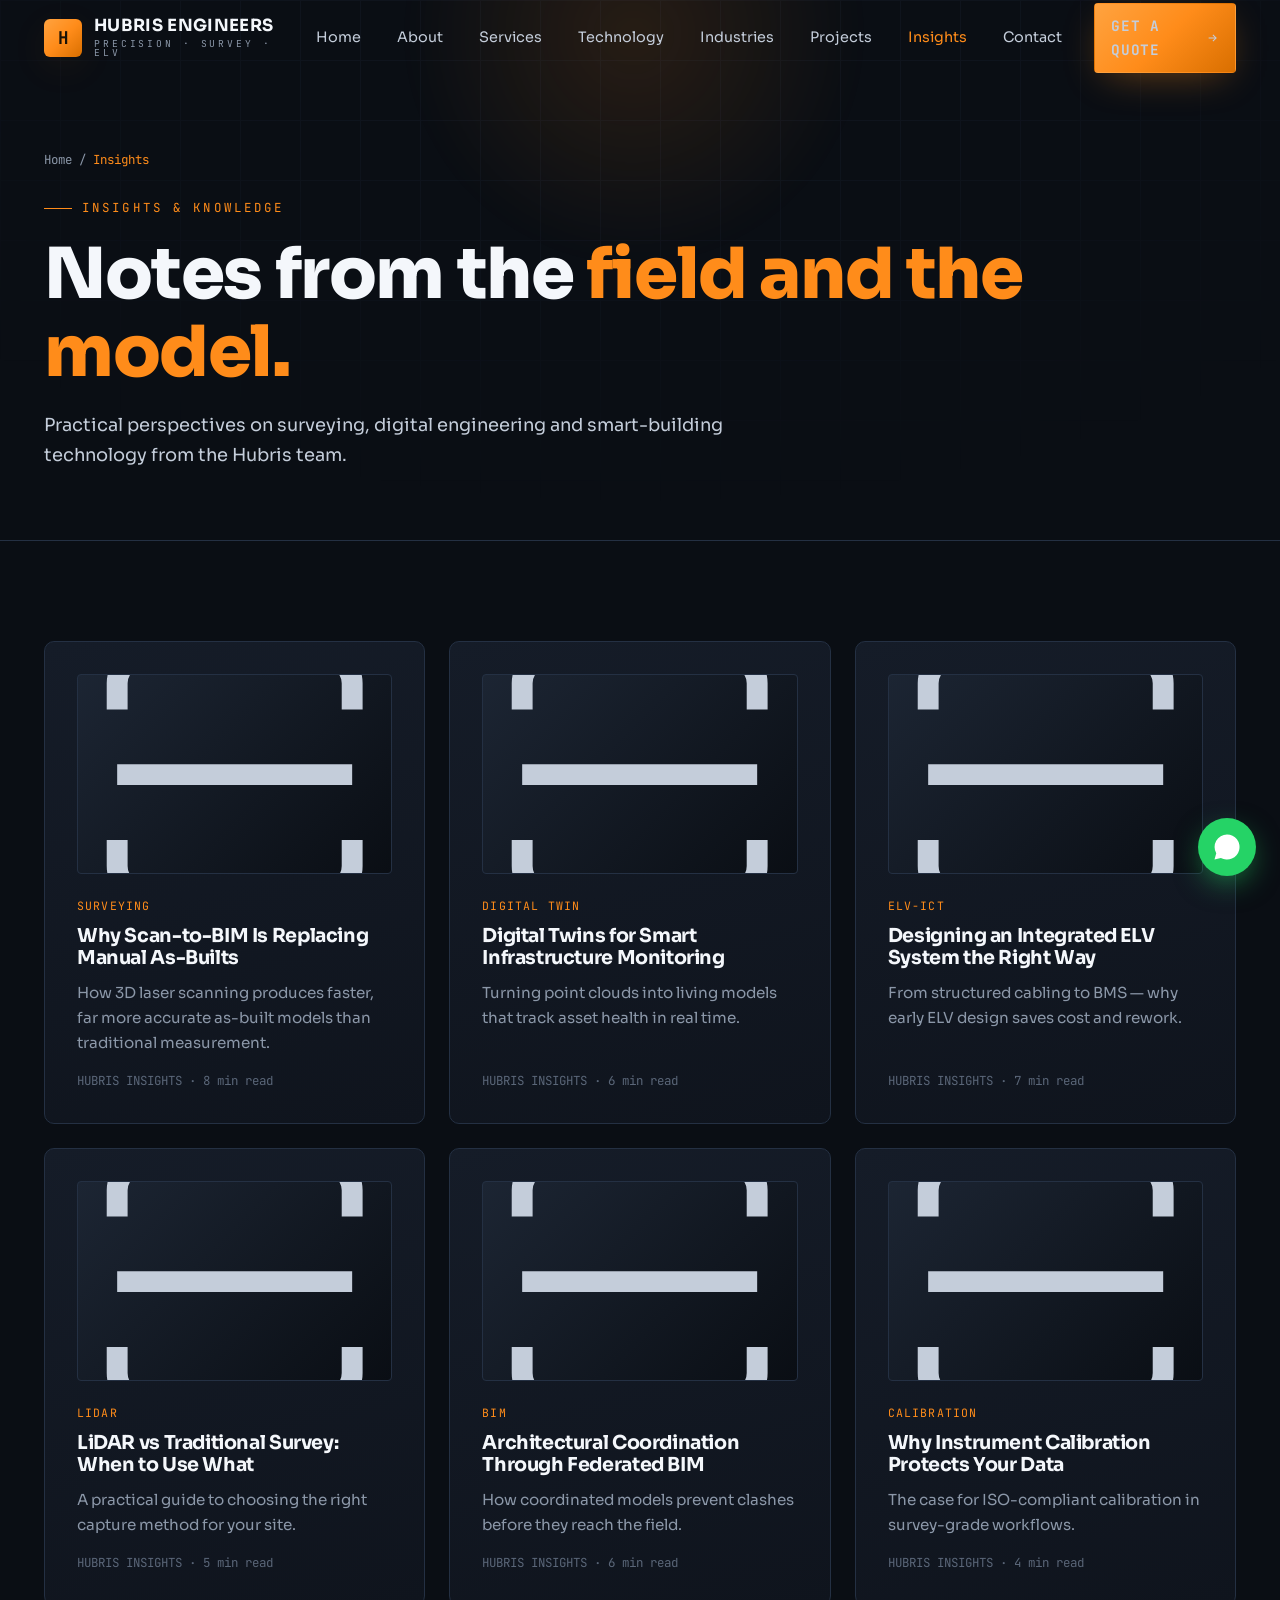
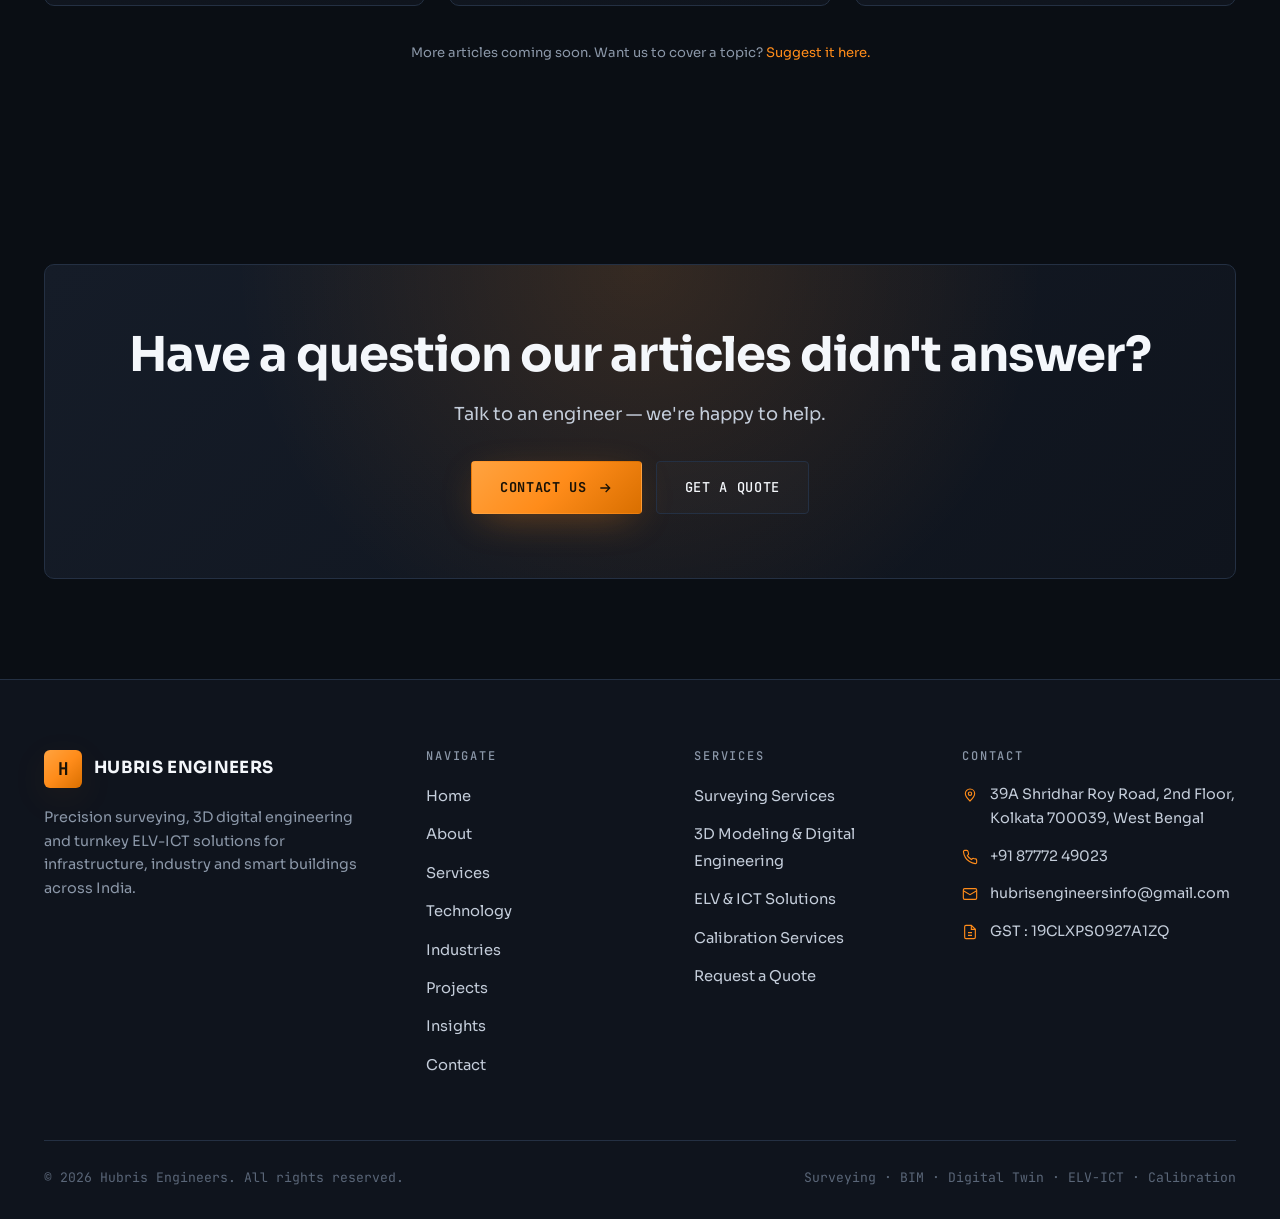
<file: blog.html>
<!DOCTYPE html>
<html lang="en">
<head>
<meta charset="UTF-8">
<meta name="viewport" content="width=device-width, initial-scale=1.0">
<title>Insights — Hubris Engineers</title>
<meta name="description" content="Insights on surveying, BIM, digital twins, LiDAR and ELV-ICT technology from the Hubris Engineers team.">
<meta name="theme-color" content="#0a0e14">
<link rel="preconnect" href="https://fonts.googleapis.com">
<link rel="preconnect" href="https://fonts.gstatic.com" crossorigin>
<link rel="stylesheet" href="css/style.css">
<link rel="stylesheet" href="css/responsive.css">
</head>
<body>
<header class="site-header">
  <div class="container">
    <nav class="nav">
      <a href="index.html" class="brand">
        <span class="brand__mark">H</span>
        <span class="brand__name">HUBRIS ENGINEERS<span>PRECISION · SURVEY · ELV</span></span>
      </a>
      <div class="nav__links">
        <a href="index.html">Home</a><a href="about.html">About</a><a href="services.html">Services</a><a href="software.html">Technology</a><a href="industries.html">Industries</a><a href="projects.html">Projects</a><a href="blog.html" class="active">Insights</a><a href="contact.html">Contact</a>
        <span class="nav__cta"><a href="quote.html" class="btn btn--primary">Get a Quote <svg viewBox="0 0 24 24" fill="none" stroke="currentColor" stroke-width="2"><path d="M5 12h14M13 6l6 6-6 6"/></svg></a></span>
      </div>
      <button class="nav__toggle" aria-label="Menu"><span></span><span></span><span></span></button>
    </nav>
  </div>
</header>

<section class="page-hero">
  <div class="page-hero__glow"></div>
  <div class="container">
    <div class="breadcrumb"><a href="index.html">Home</a> / <span>Insights</span></div>
    <span class="eyebrow">Insights & Knowledge</span>
    <h1>Notes from the <span class="text-amber">field and the model.</span></h1>
    <p class="lead" style="margin-top:20px;">Practical perspectives on surveying, digital engineering and smart-building technology from the Hubris team.</p>
  </div>
</section>

<section class="section">
  <div class="container">
    <div class="grid grid--3">
      <article class="card post-card reveal">
      <div class="post-card__img"><svg viewBox="0 0 24 24" fill="none" stroke="currentColor" stroke-width="1.6"><path d="M3 7V5a2 2 0 0 1 2-2h2M17 3h2a2 2 0 0 1 2 2v2M21 17v2a2 2 0 0 1-2 2h-2M7 21H5a2 2 0 0 1-2-2v-2"/><path d="M3 12h18"/></svg></div>
      <div class="post-card__tag">Surveying</div>
      <h3>Why Scan-to-BIM Is Replacing Manual As-Builts</h3>
      <p style="color:var(--ink-500);font-size:0.95rem;">How 3D laser scanning produces faster, far more accurate as-built models than traditional measurement.</p>
      <div class="post-card__meta">HUBRIS INSIGHTS · 8 min read</div>
    </article><article class="card post-card reveal">
      <div class="post-card__img"><svg viewBox="0 0 24 24" fill="none" stroke="currentColor" stroke-width="1.6"><path d="M3 7V5a2 2 0 0 1 2-2h2M17 3h2a2 2 0 0 1 2 2v2M21 17v2a2 2 0 0 1-2 2h-2M7 21H5a2 2 0 0 1-2-2v-2"/><path d="M3 12h18"/></svg></div>
      <div class="post-card__tag">Digital Twin</div>
      <h3>Digital Twins for Smart Infrastructure Monitoring</h3>
      <p style="color:var(--ink-500);font-size:0.95rem;">Turning point clouds into living models that track asset health in real time.</p>
      <div class="post-card__meta">HUBRIS INSIGHTS · 6 min read</div>
    </article><article class="card post-card reveal">
      <div class="post-card__img"><svg viewBox="0 0 24 24" fill="none" stroke="currentColor" stroke-width="1.6"><path d="M3 7V5a2 2 0 0 1 2-2h2M17 3h2a2 2 0 0 1 2 2v2M21 17v2a2 2 0 0 1-2 2h-2M7 21H5a2 2 0 0 1-2-2v-2"/><path d="M3 12h18"/></svg></div>
      <div class="post-card__tag">ELV-ICT</div>
      <h3>Designing an Integrated ELV System the Right Way</h3>
      <p style="color:var(--ink-500);font-size:0.95rem;">From structured cabling to BMS — why early ELV design saves cost and rework.</p>
      <div class="post-card__meta">HUBRIS INSIGHTS · 7 min read</div>
    </article><article class="card post-card reveal">
      <div class="post-card__img"><svg viewBox="0 0 24 24" fill="none" stroke="currentColor" stroke-width="1.6"><path d="M3 7V5a2 2 0 0 1 2-2h2M17 3h2a2 2 0 0 1 2 2v2M21 17v2a2 2 0 0 1-2 2h-2M7 21H5a2 2 0 0 1-2-2v-2"/><path d="M3 12h18"/></svg></div>
      <div class="post-card__tag">LiDAR</div>
      <h3>LiDAR vs Traditional Survey: When to Use What</h3>
      <p style="color:var(--ink-500);font-size:0.95rem;">A practical guide to choosing the right capture method for your site.</p>
      <div class="post-card__meta">HUBRIS INSIGHTS · 5 min read</div>
    </article><article class="card post-card reveal">
      <div class="post-card__img"><svg viewBox="0 0 24 24" fill="none" stroke="currentColor" stroke-width="1.6"><path d="M3 7V5a2 2 0 0 1 2-2h2M17 3h2a2 2 0 0 1 2 2v2M21 17v2a2 2 0 0 1-2 2h-2M7 21H5a2 2 0 0 1-2-2v-2"/><path d="M3 12h18"/></svg></div>
      <div class="post-card__tag">BIM</div>
      <h3>Architectural Coordination Through Federated BIM</h3>
      <p style="color:var(--ink-500);font-size:0.95rem;">How coordinated models prevent clashes before they reach the field.</p>
      <div class="post-card__meta">HUBRIS INSIGHTS · 6 min read</div>
    </article><article class="card post-card reveal">
      <div class="post-card__img"><svg viewBox="0 0 24 24" fill="none" stroke="currentColor" stroke-width="1.6"><path d="M3 7V5a2 2 0 0 1 2-2h2M17 3h2a2 2 0 0 1 2 2v2M21 17v2a2 2 0 0 1-2 2h-2M7 21H5a2 2 0 0 1-2-2v-2"/><path d="M3 12h18"/></svg></div>
      <div class="post-card__tag">Calibration</div>
      <h3>Why Instrument Calibration Protects Your Data</h3>
      <p style="color:var(--ink-500);font-size:0.95rem;">The case for ISO-compliant calibration in survey-grade workflows.</p>
      <div class="post-card__meta">HUBRIS INSIGHTS · 4 min read</div>
    </article>
    </div>
    <p class="form-note" style="margin-top:36px;">More articles coming soon. Want us to cover a topic? <a href="contact.html" class="text-amber">Suggest it here.</a></p>
  </div>
</section>

<section class="section">
  <div class="container">
    <div class="cta-band reveal">
      <h2>Have a question our articles didn't answer?</h2>
      <p class="lead">Talk to an engineer — we're happy to help.</p>
      <div class="cta-band__actions">
        <a href="contact.html" class="btn btn--primary">Contact Us <svg viewBox="0 0 24 24" fill="none" stroke="currentColor" stroke-width="2"><path d="M5 12h14M13 6l6 6-6 6"/></svg></a>
        <a href="quote.html" class="btn btn--ghost">Get a Quote</a>
      </div>
    </div>
  </div>
</section>
<footer class="footer">
  <div class="container">
    <div class="footer__grid">
      <div class="footer__brand">
        <a href="index.html" class="brand">
          <span class="brand__mark">H</span>
          <span class="brand__name">HUBRIS ENGINEERS</span>
        </a>
        <p>Precision surveying, 3D digital engineering and turnkey ELV-ICT solutions for infrastructure, industry and smart buildings across India.</p>
      </div>
      <div>
        <h4>Navigate</h4>
        <ul class="footer__links"><li><a href="index.html">Home</a></li><li><a href="about.html">About</a></li><li><a href="services.html">Services</a></li><li><a href="software.html">Technology</a></li><li><a href="industries.html">Industries</a></li><li><a href="projects.html">Projects</a></li><li><a href="blog.html">Insights</a></li><li><a href="contact.html">Contact</a></li></ul>
      </div>
      <div>
        <h4>Services</h4>
        <ul class="footer__links">
          <li><a href="services.html">Surveying Services</a></li>
          <li><a href="software.html">3D Modeling & Digital Engineering</a></li>
          <li><a href="services.html">ELV & ICT Solutions</a></li>
          <li><a href="services.html">Calibration Services</a></li>
          <li><a href="quote.html">Request a Quote</a></li>
        </ul>
      </div>
      <div>
        <h4>Contact</h4>
        <ul class="footer__contact">
          <li><svg viewBox="0 0 24 24" fill="none" stroke="currentColor" stroke-width="1.7"><path d="M12 21c-4-4-7-7.5-7-11a7 7 0 0 1 14 0c0 3.5-3 7-7 11z"/><circle cx="12" cy="10" r="2.5"/></svg><span>39A Shridhar Roy Road, 2nd Floor,<br>Kolkata 700039, West Bengal</span></li>
          <li><svg viewBox="0 0 24 24" fill="none" stroke="currentColor" stroke-width="1.7"><path d="M22 16.9v3a2 2 0 0 1-2.2 2 19.8 19.8 0 0 1-8.6-3 19.5 19.5 0 0 1-6-6 19.8 19.8 0 0 1-3-8.6A2 2 0 0 1 4.1 2h3a2 2 0 0 1 2 1.7c.1 1 .4 1.9.7 2.8a2 2 0 0 1-.5 2.1L8.1 9.9a16 16 0 0 0 6 6l1.3-1.3a2 2 0 0 1 2.1-.4c.9.3 1.8.6 2.8.7a2 2 0 0 1 1.7 2z"/></svg><a href="tel:+918777249023">+91 87772 49023</a></li>
          <li><svg viewBox="0 0 24 24" fill="none" stroke="currentColor" stroke-width="1.7"><rect x="2" y="4" width="20" height="16" rx="2"/><path d="m2 7 10 6 10-6"/></svg><a href="mailto:hubrisengineersinfo@gmail.com">hubrisengineersinfo@gmail.com</a></li>
          <li><svg viewBox="0 0 24 24" fill="none" stroke="currentColor" stroke-width="1.7"><path d="M14 2H6a2 2 0 0 0-2 2v16a2 2 0 0 0 2 2h12a2 2 0 0 0 2-2V8z"/><path d="M14 2v6h6M9 13h6M9 17h6"/></svg><span>GST : 19CLXPS0927A1ZQ</span></li>
        </ul>
      </div>
    </div>
    <div class="footer__bottom">
      <p>© <span id="year">2026</span> Hubris Engineers. All rights reserved.</p>
      <p>Surveying · BIM · Digital Twin · ELV-ICT · Calibration</p>
    </div>
  </div>
</footer>
<a class="wa-float" href="https://wa.me/918777249023?text=Hi%20Hubris%20Engineers%2C%20I%27d%20like%20to%20enquire%20about%20your%20services." target="_blank" aria-label="WhatsApp"><svg viewBox="0 0 24 24" fill="currentColor"><path d="M17.5 14.4c-.3-.2-1.7-.8-2-.9-.3-.1-.5-.2-.7.2-.2.3-.7.9-.9 1.1-.2.2-.3.2-.6.1-1.7-.9-2.9-1.6-4-3.5-.3-.5.3-.5.8-1.6.1-.2 0-.4 0-.5 0-.1-.7-1.6-.9-2.2-.2-.6-.5-.5-.7-.5h-.6c-.2 0-.5.1-.8.4-.3.3-1 1-1 2.5s1.1 2.9 1.2 3.1c.2.2 2.1 3.3 5.2 4.6 2 .8 2.7.9 3.7.8.6-.1 1.7-.7 2-1.4.2-.7.2-1.2.2-1.4-.1-.1-.3-.2-.6-.3M12 2a10 10 0 0 0-8.6 15l-1.4 5 5.1-1.3A10 10 0 1 0 12 2z"/></svg></a>
<script src="js/main.js"></script>
</body>
</html>
</file>
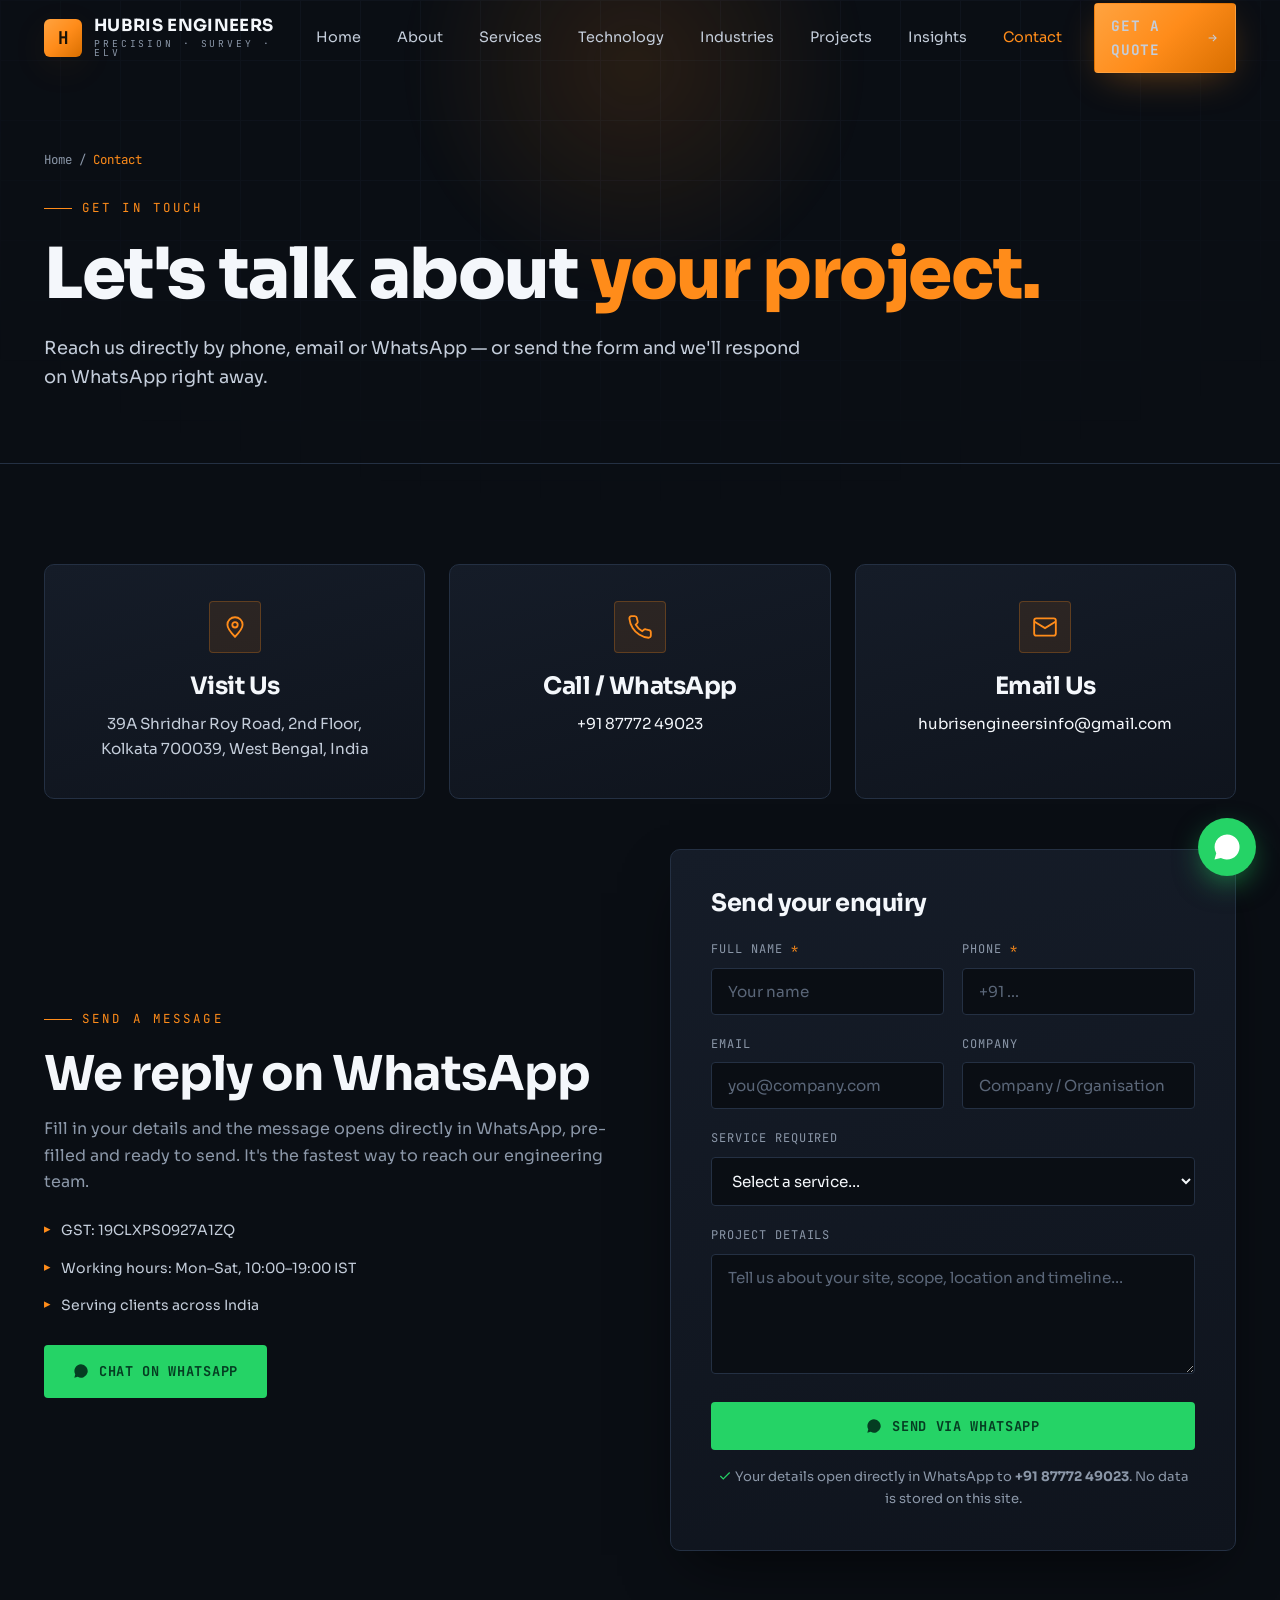
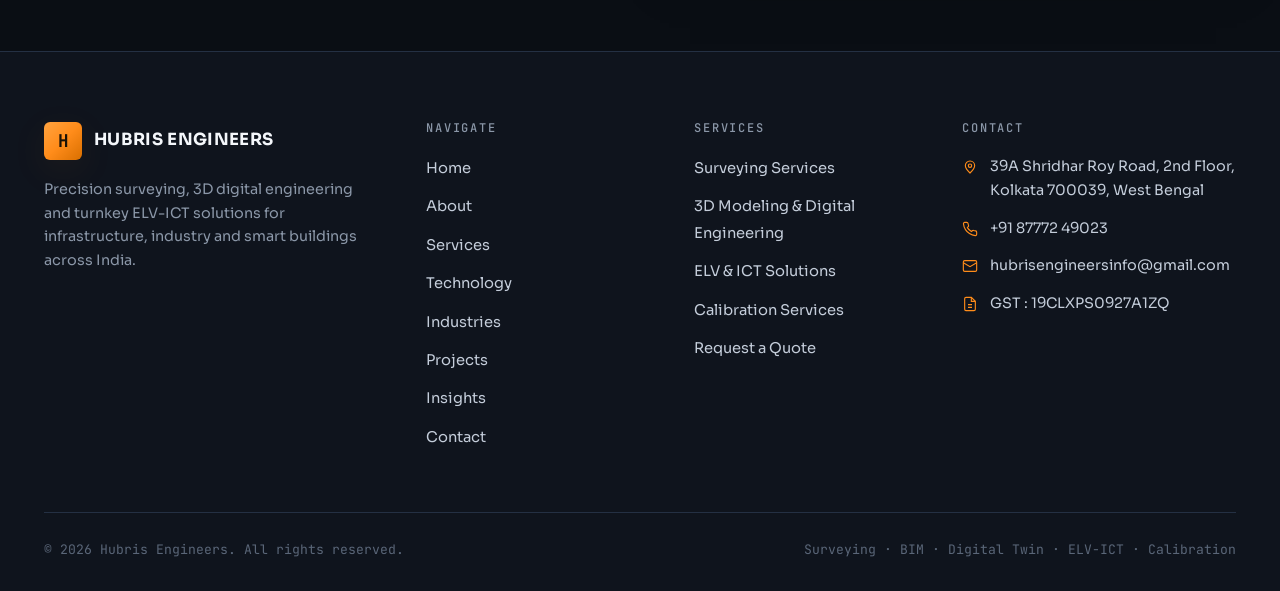
<file: contact.html>
<!DOCTYPE html>
<html lang="en">
<head>
<meta charset="UTF-8">
<meta name="viewport" content="width=device-width, initial-scale=1.0">
<title>Contact Us — Hubris Engineers</title>
<meta name="description" content="Contact Hubris Engineers — call +91 87772 49023, email hubrisengineersinfo@gmail.com, or send an enquiry directly via WhatsApp.">
<meta name="theme-color" content="#0a0e14">
<link rel="preconnect" href="https://fonts.googleapis.com">
<link rel="preconnect" href="https://fonts.gstatic.com" crossorigin>
<link rel="stylesheet" href="css/style.css">
<link rel="stylesheet" href="css/responsive.css">
</head>
<body>
<header class="site-header">
  <div class="container">
    <nav class="nav">
      <a href="index.html" class="brand">
        <span class="brand__mark">H</span>
        <span class="brand__name">HUBRIS ENGINEERS<span>PRECISION · SURVEY · ELV</span></span>
      </a>
      <div class="nav__links">
        <a href="index.html">Home</a><a href="about.html">About</a><a href="services.html">Services</a><a href="software.html">Technology</a><a href="industries.html">Industries</a><a href="projects.html">Projects</a><a href="blog.html">Insights</a><a href="contact.html" class="active">Contact</a>
        <span class="nav__cta"><a href="quote.html" class="btn btn--primary">Get a Quote <svg viewBox="0 0 24 24" fill="none" stroke="currentColor" stroke-width="2"><path d="M5 12h14M13 6l6 6-6 6"/></svg></a></span>
      </div>
      <button class="nav__toggle" aria-label="Menu"><span></span><span></span><span></span></button>
    </nav>
  </div>
</header>

<section class="page-hero">
  <div class="page-hero__glow"></div>
  <div class="container">
    <div class="breadcrumb"><a href="index.html">Home</a> / <span>Contact</span></div>
    <span class="eyebrow">Get in Touch</span>
    <h1>Let's talk about <span class="text-amber">your project.</span></h1>
    <p class="lead" style="margin-top:20px;">Reach us directly by phone, email or WhatsApp — or send the form and we'll respond on WhatsApp right away.</p>
  </div>
</section>

<section class="section">
  <div class="container">
    <div class="contact-cards" style="margin-bottom:50px;">
      <div class="card contact-card reveal">
        <div class="card__icon"><svg viewBox="0 0 24 24" fill="none" stroke="currentColor" stroke-width="1.7"><path d="M12 21c-4-4-7-7.5-7-11a7 7 0 0 1 14 0c0 3.5-3 7-7 11z"/><circle cx="12" cy="10" r="2.5"/></svg></div>
        <h3>Visit Us</h3>
        <p style="color:var(--ink-300);font-size:0.95rem;">39A Shridhar Roy Road, 2nd Floor,<br>Kolkata 700039, West Bengal, India</p>
      </div>
      <div class="card contact-card reveal">
        <div class="card__icon"><svg viewBox="0 0 24 24" fill="none" stroke="currentColor" stroke-width="1.7"><path d="M22 16.9v3a2 2 0 0 1-2.2 2 19.8 19.8 0 0 1-8.6-3 19.5 19.5 0 0 1-6-6 19.8 19.8 0 0 1-3-8.6A2 2 0 0 1 4.1 2h3a2 2 0 0 1 2 1.7c.1 1 .4 1.9.7 2.8a2 2 0 0 1-.5 2.1L8.1 9.9a16 16 0 0 0 6 6l1.3-1.3a2 2 0 0 1 2.1-.4c.9.3 1.8.6 2.8.7a2 2 0 0 1 1.7 2z"/></svg></div>
        <h3>Call / WhatsApp</h3>
        <p><a href="tel:+918777249023">+91 87772 49023</a></p>
      </div>
      <div class="card contact-card reveal">
        <div class="card__icon"><svg viewBox="0 0 24 24" fill="none" stroke="currentColor" stroke-width="1.7"><rect x="2" y="4" width="20" height="16" rx="2"/><path d="m2 7 10 6 10-6"/></svg></div>
        <h3>Email Us</h3>
        <p><a href="mailto:hubrisengineersinfo@gmail.com">hubrisengineersinfo@gmail.com</a></p>
      </div>
    </div>

    <div class="split">
      <div class="reveal">
        <span class="eyebrow">Send a message</span>
        <h2 style="margin-bottom:16px;">We reply on WhatsApp</h2>
        <p style="color:var(--ink-500);margin-bottom:24px;">Fill in your details and the message opens directly in WhatsApp, pre-filled and ready to send. It's the fastest way to reach our engineering team.</p>
        <ul class="svc-list" style="gap:14px;">
          <li>GST: 19CLXPS0927A1ZQ</li>
          <li>Working hours: Mon–Sat, 10:00–19:00 IST</li>
          <li>Serving clients across India</li>
        </ul>
        <div style="margin-top:28px;">
          <a class="btn btn--whatsapp" href="https://wa.me/918777249023?text=Hi%20Hubris%20Engineers%2C%20I%27d%20like%20to%20discuss%20a%20project." target="_blank"><svg viewBox="0 0 24 24" fill="currentColor"><path d="M17.5 14.4c-.3-.2-1.7-.8-2-.9-.3-.1-.5-.2-.7.2-.2.3-.7.9-.9 1.1-.2.2-.3.2-.6.1-1.7-.9-2.9-1.6-4-3.5-.3-.5.3-.5.8-1.6.1-.2 0-.4 0-.5 0-.1-.7-1.6-.9-2.2-.2-.6-.5-.5-.7-.5h-.6c-.2 0-.5.1-.8.4-.3.3-1 1-1 2.5s1.1 2.9 1.2 3.1c.2.2 2.1 3.3 5.2 4.6 2 .8 2.7.9 3.7.8.6-.1 1.7-.7 2-1.4.2-.7.2-1.2.2-1.4-.1-.1-.3-.2-.6-.3M12 2a10 10 0 0 0-8.6 15l-1.4 5 5.1-1.3A10 10 0 1 0 12 2z"/></svg> Chat on WhatsApp</a>
        </div>
      </div>
      <div class="reveal">
        <form class="form-wrap" data-wa-form novalidate>
        <h3 style="margin-bottom:24px;">Send your enquiry</h3>
        <div class="form-row">
          <div class="field"><label>Full Name <span class="req">*</span></label><input type="text" name="name" placeholder="Your name" required></div>
          <div class="field"><label>Phone <span class="req">*</span></label><input type="tel" name="phone" placeholder="+91 ..." required></div>
        </div>
        <div class="form-row">
          <div class="field"><label>Email</label><input type="email" name="email" placeholder="you@company.com"></div>
          <div class="field"><label>Company</label><input type="text" name="company" placeholder="Company / Organisation"></div>
        </div>
        
        <div class="field">
          <label>Service Required</label>
          <select name="service"><option value="">Select a service…</option><option value="Surveying Services">Surveying Services</option><option value="Topographic / Engineering Survey">Topographic / Engineering Survey</option><option value="Construction Survey">Construction Survey</option><option value="Underground Utility Survey">Underground Utility Survey</option><option value="Structural & Deformation Monitoring">Structural & Deformation Monitoring</option><option value="Quantity Surveying">Quantity Surveying</option><option value="3D Laser Scanning">3D Laser Scanning</option><option value="Scan-to-BIM / BIM Modeling">Scan-to-BIM / BIM Modeling</option><option value="Digital Twin">Digital Twin</option><option value="GIS">GIS</option><option value="LiDAR">LiDAR</option><option value="Reverse Engineering">Reverse Engineering</option><option value="ELV / ICT Design & Consulting">ELV / ICT Design & Consulting</option><option value="Structured Cabling & Networking">Structured Cabling & Networking</option><option value="CCTV / Surveillance">CCTV / Surveillance</option><option value="Access Control / Intrusion Detection">Access Control / Intrusion Detection</option><option value="Fire Detection & Alarm">Fire Detection & Alarm</option><option value="Building Management (BMS)">Building Management (BMS)</option><option value="Power Backup / UPS">Power Backup / UPS</option><option value="IT Hardware">IT Hardware</option><option value="SMATV & IPTV">SMATV & IPTV</option><option value="Public Address & AV">Public Address & AV</option><option value="Calibration Services">Calibration Services</option><option value="Other / Not sure">Other / Not sure</option></select>
        </div>
        
        <div class="field">
          <label>Project Details</label>
          <textarea name="message" placeholder="Tell us about your site, scope, location and timeline…"></textarea>
        </div>
        <button type="submit" class="btn btn--whatsapp btn--block"><svg viewBox="0 0 24 24" fill="currentColor"><path d="M17.5 14.4c-.3-.2-1.7-.8-2-.9-.3-.1-.5-.2-.7.2-.2.3-.7.9-.9 1.1-.2.2-.3.2-.6.1-1.7-.9-2.9-1.6-4-3.5-.3-.5.3-.5.8-1.6.1-.2 0-.4 0-.5 0-.1-.7-1.6-.9-2.2-.2-.6-.5-.5-.7-.5h-.6c-.2 0-.5.1-.8.4-.3.3-1 1-1 2.5s1.1 2.9 1.2 3.1c.2.2 2.1 3.3 5.2 4.6 2 .8 2.7.9 3.7.8.6-.1 1.7-.7 2-1.4.2-.7.2-1.2.2-1.4-.1-.1-.3-.2-.6-.3M12 2a10 10 0 0 0-8.6 15l-1.4 5 5.1-1.3A10 10 0 1 0 12 2z"/></svg> Send via WhatsApp</button>
        <p class="form-note"><svg viewBox="0 0 24 24" fill="none" stroke="currentColor" stroke-width="2"><path d="M20 6 9 17l-5-5"/></svg> Your details open directly in WhatsApp to <strong>+91 87772 49023</strong>. No data is stored on this site.</p>
      </form>
      </div>
    </div>
  </div>
</section>
<footer class="footer">
  <div class="container">
    <div class="footer__grid">
      <div class="footer__brand">
        <a href="index.html" class="brand">
          <span class="brand__mark">H</span>
          <span class="brand__name">HUBRIS ENGINEERS</span>
        </a>
        <p>Precision surveying, 3D digital engineering and turnkey ELV-ICT solutions for infrastructure, industry and smart buildings across India.</p>
      </div>
      <div>
        <h4>Navigate</h4>
        <ul class="footer__links"><li><a href="index.html">Home</a></li><li><a href="about.html">About</a></li><li><a href="services.html">Services</a></li><li><a href="software.html">Technology</a></li><li><a href="industries.html">Industries</a></li><li><a href="projects.html">Projects</a></li><li><a href="blog.html">Insights</a></li><li><a href="contact.html">Contact</a></li></ul>
      </div>
      <div>
        <h4>Services</h4>
        <ul class="footer__links">
          <li><a href="services.html">Surveying Services</a></li>
          <li><a href="software.html">3D Modeling & Digital Engineering</a></li>
          <li><a href="services.html">ELV & ICT Solutions</a></li>
          <li><a href="services.html">Calibration Services</a></li>
          <li><a href="quote.html">Request a Quote</a></li>
        </ul>
      </div>
      <div>
        <h4>Contact</h4>
        <ul class="footer__contact">
          <li><svg viewBox="0 0 24 24" fill="none" stroke="currentColor" stroke-width="1.7"><path d="M12 21c-4-4-7-7.5-7-11a7 7 0 0 1 14 0c0 3.5-3 7-7 11z"/><circle cx="12" cy="10" r="2.5"/></svg><span>39A Shridhar Roy Road, 2nd Floor,<br>Kolkata 700039, West Bengal</span></li>
          <li><svg viewBox="0 0 24 24" fill="none" stroke="currentColor" stroke-width="1.7"><path d="M22 16.9v3a2 2 0 0 1-2.2 2 19.8 19.8 0 0 1-8.6-3 19.5 19.5 0 0 1-6-6 19.8 19.8 0 0 1-3-8.6A2 2 0 0 1 4.1 2h3a2 2 0 0 1 2 1.7c.1 1 .4 1.9.7 2.8a2 2 0 0 1-.5 2.1L8.1 9.9a16 16 0 0 0 6 6l1.3-1.3a2 2 0 0 1 2.1-.4c.9.3 1.8.6 2.8.7a2 2 0 0 1 1.7 2z"/></svg><a href="tel:+918777249023">+91 87772 49023</a></li>
          <li><svg viewBox="0 0 24 24" fill="none" stroke="currentColor" stroke-width="1.7"><rect x="2" y="4" width="20" height="16" rx="2"/><path d="m2 7 10 6 10-6"/></svg><a href="mailto:hubrisengineersinfo@gmail.com">hubrisengineersinfo@gmail.com</a></li>
          <li><svg viewBox="0 0 24 24" fill="none" stroke="currentColor" stroke-width="1.7"><path d="M14 2H6a2 2 0 0 0-2 2v16a2 2 0 0 0 2 2h12a2 2 0 0 0 2-2V8z"/><path d="M14 2v6h6M9 13h6M9 17h6"/></svg><span>GST : 19CLXPS0927A1ZQ</span></li>
        </ul>
      </div>
    </div>
    <div class="footer__bottom">
      <p>© <span id="year">2026</span> Hubris Engineers. All rights reserved.</p>
      <p>Surveying · BIM · Digital Twin · ELV-ICT · Calibration</p>
    </div>
  </div>
</footer>
<a class="wa-float" href="https://wa.me/918777249023?text=Hi%20Hubris%20Engineers%2C%20I%27d%20like%20to%20enquire%20about%20your%20services." target="_blank" aria-label="WhatsApp"><svg viewBox="0 0 24 24" fill="currentColor"><path d="M17.5 14.4c-.3-.2-1.7-.8-2-.9-.3-.1-.5-.2-.7.2-.2.3-.7.9-.9 1.1-.2.2-.3.2-.6.1-1.7-.9-2.9-1.6-4-3.5-.3-.5.3-.5.8-1.6.1-.2 0-.4 0-.5 0-.1-.7-1.6-.9-2.2-.2-.6-.5-.5-.7-.5h-.6c-.2 0-.5.1-.8.4-.3.3-1 1-1 2.5s1.1 2.9 1.2 3.1c.2.2 2.1 3.3 5.2 4.6 2 .8 2.7.9 3.7.8.6-.1 1.7-.7 2-1.4.2-.7.2-1.2.2-1.4-.1-.1-.3-.2-.6-.3M12 2a10 10 0 0 0-8.6 15l-1.4 5 5.1-1.3A10 10 0 1 0 12 2z"/></svg></a>
<script src="js/main.js"></script>
</body>
</html>
</file>
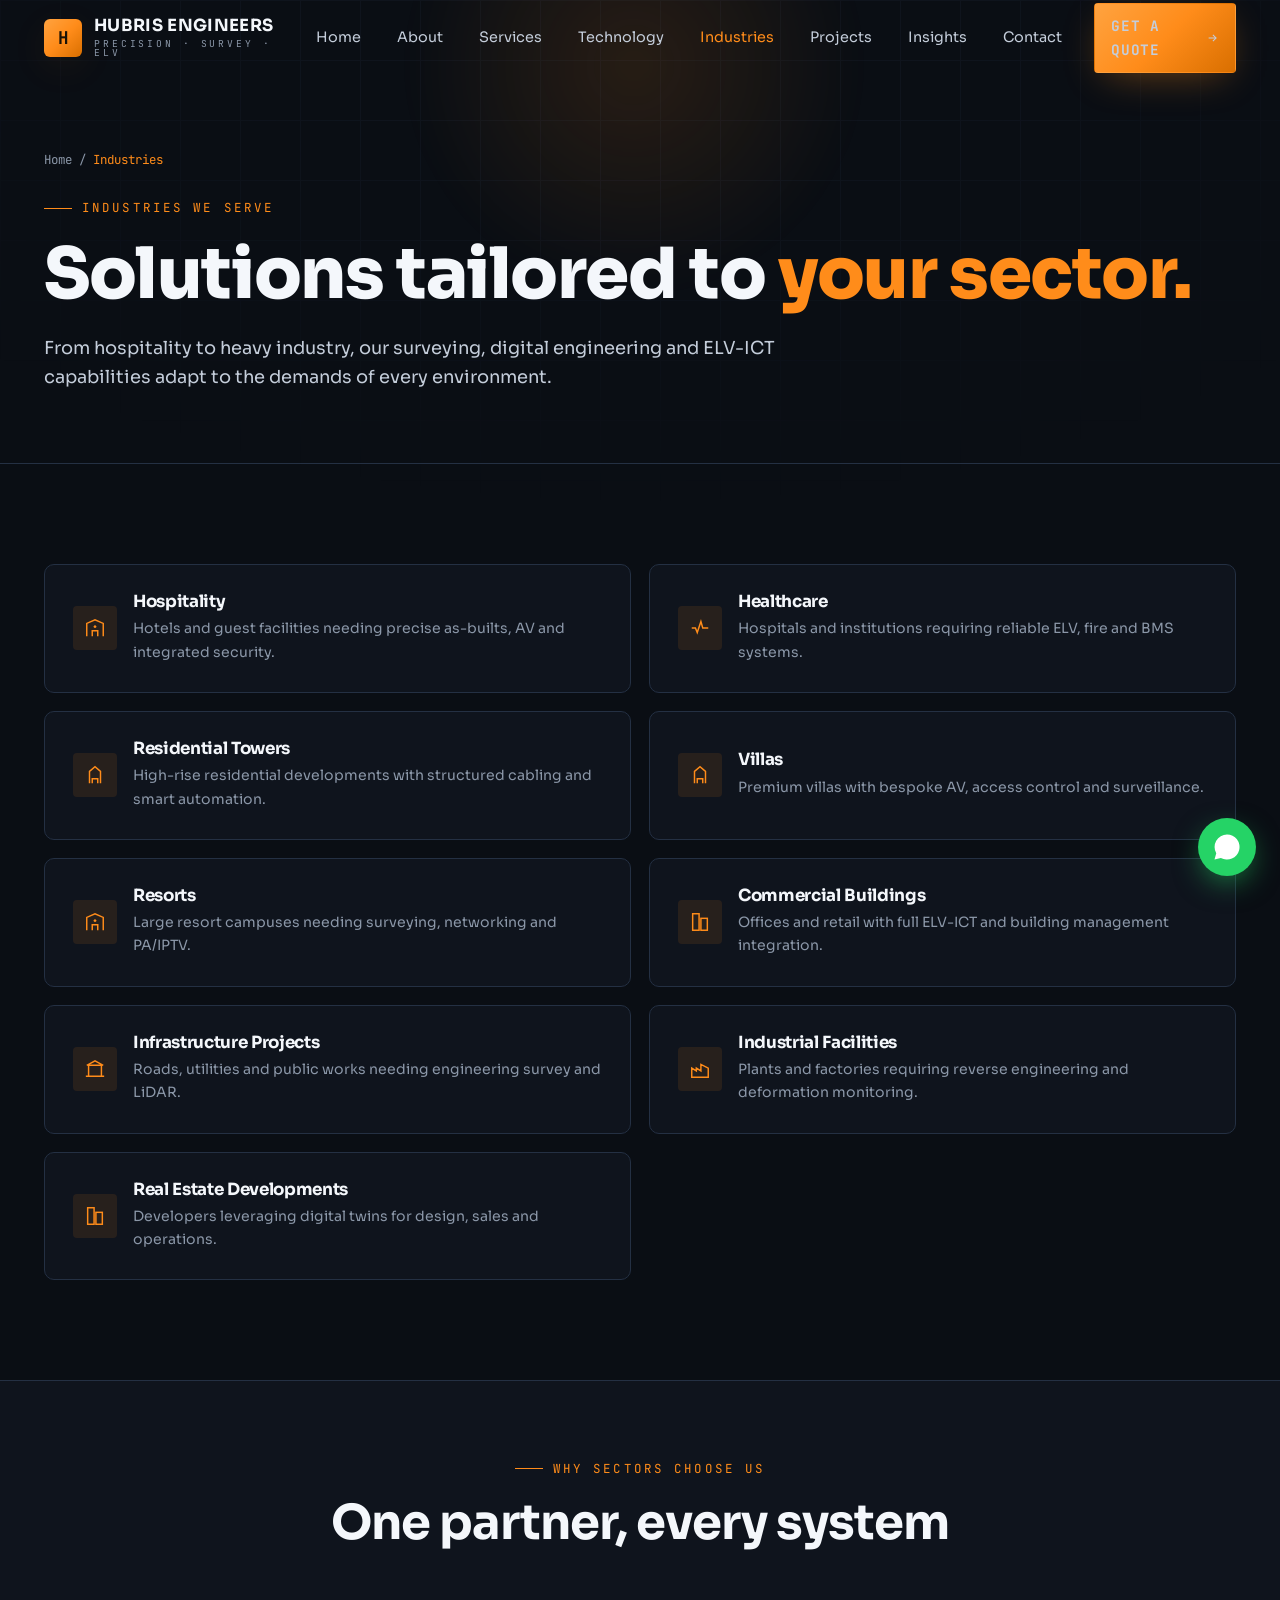
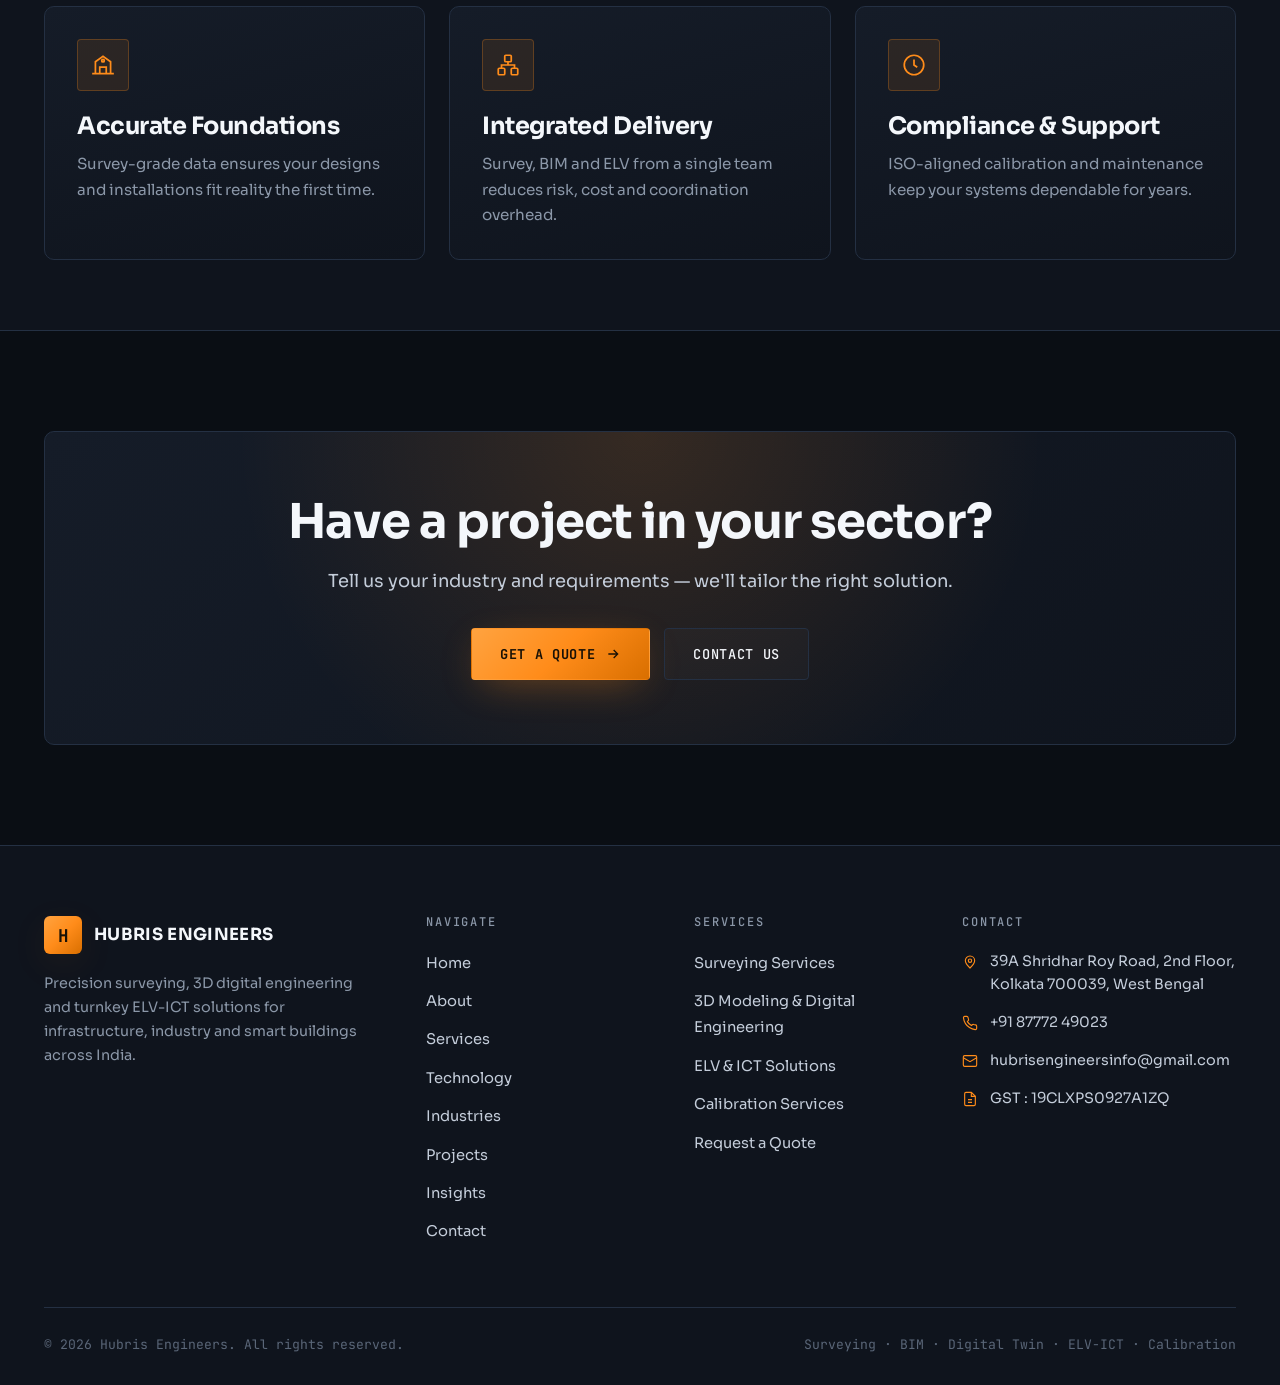
<file: industries.html>
<!DOCTYPE html>
<html lang="en">
<head>
<meta charset="UTF-8">
<meta name="viewport" content="width=device-width, initial-scale=1.0">
<title>Industries We Serve — Hubris Engineers</title>
<meta name="description" content="Hubris Engineers serves hospitality, healthcare, residential, commercial, infrastructure, industrial and real estate sectors.">
<meta name="theme-color" content="#0a0e14">
<link rel="preconnect" href="https://fonts.googleapis.com">
<link rel="preconnect" href="https://fonts.gstatic.com" crossorigin>
<link rel="stylesheet" href="css/style.css">
<link rel="stylesheet" href="css/responsive.css">
</head>
<body>
<header class="site-header">
  <div class="container">
    <nav class="nav">
      <a href="index.html" class="brand">
        <span class="brand__mark">H</span>
        <span class="brand__name">HUBRIS ENGINEERS<span>PRECISION · SURVEY · ELV</span></span>
      </a>
      <div class="nav__links">
        <a href="index.html">Home</a><a href="about.html">About</a><a href="services.html">Services</a><a href="software.html">Technology</a><a href="industries.html" class="active">Industries</a><a href="projects.html">Projects</a><a href="blog.html">Insights</a><a href="contact.html">Contact</a>
        <span class="nav__cta"><a href="quote.html" class="btn btn--primary">Get a Quote <svg viewBox="0 0 24 24" fill="none" stroke="currentColor" stroke-width="2"><path d="M5 12h14M13 6l6 6-6 6"/></svg></a></span>
      </div>
      <button class="nav__toggle" aria-label="Menu"><span></span><span></span><span></span></button>
    </nav>
  </div>
</header>

<section class="page-hero">
  <div class="page-hero__glow"></div>
  <div class="container">
    <div class="breadcrumb"><a href="index.html">Home</a> / <span>Industries</span></div>
    <span class="eyebrow">Industries We Serve</span>
    <h1>Solutions tailored to <span class="text-amber">your sector.</span></h1>
    <p class="lead" style="margin-top:20px;">From hospitality to heavy industry, our surveying, digital engineering and ELV-ICT capabilities adapt to the demands of every environment.</p>
  </div>
</section>

<section class="section">
  <div class="container">
    <div class="ind-grid" style="grid-template-columns:repeat(2,1fr);">
      <div class="ind-tile reveal"><span class="ind-tile__icon"><svg viewBox="0 0 24 24" fill="none" stroke="currentColor" stroke-width="1.6"><path d="M3 21V7l9-4 9 4v14M9 21v-6h6v6"/><path d="M12 9v3M10.5 10.5h3"/></svg></span><div><h3>Hospitality</h3><p style="font-size:0.88rem;color:var(--ink-500);margin-top:6px;">Hotels and guest facilities needing precise as-builts, AV and integrated security.</p></div></div><div class="ind-tile reveal"><span class="ind-tile__icon"><svg viewBox="0 0 24 24" fill="none" stroke="currentColor" stroke-width="1.6"><path d="M3 12h4l2 5 4-12 2 7h6"/></svg></span><div><h3>Healthcare</h3><p style="font-size:0.88rem;color:var(--ink-500);margin-top:6px;">Hospitals and institutions requiring reliable ELV, fire and BMS systems.</p></div></div><div class="ind-tile reveal"><span class="ind-tile__icon"><svg viewBox="0 0 24 24" fill="none" stroke="currentColor" stroke-width="1.6"><path d="M6 21V8l6-5 6 5v13M9 21v-5h6v5"/></svg></span><div><h3>Residential Towers</h3><p style="font-size:0.88rem;color:var(--ink-500);margin-top:6px;">High-rise residential developments with structured cabling and smart automation.</p></div></div><div class="ind-tile reveal"><span class="ind-tile__icon"><svg viewBox="0 0 24 24" fill="none" stroke="currentColor" stroke-width="1.6"><path d="M6 21V8l6-5 6 5v13M9 21v-5h6v5"/></svg></span><div><h3>Villas</h3><p style="font-size:0.88rem;color:var(--ink-500);margin-top:6px;">Premium villas with bespoke AV, access control and surveillance.</p></div></div><div class="ind-tile reveal"><span class="ind-tile__icon"><svg viewBox="0 0 24 24" fill="none" stroke="currentColor" stroke-width="1.6"><path d="M3 21V7l9-4 9 4v14M9 21v-6h6v6"/><path d="M12 9v3M10.5 10.5h3"/></svg></span><div><h3>Resorts</h3><p style="font-size:0.88rem;color:var(--ink-500);margin-top:6px;">Large resort campuses needing surveying, networking and PA/IPTV.</p></div></div><div class="ind-tile reveal"><span class="ind-tile__icon"><svg viewBox="0 0 24 24" fill="none" stroke="currentColor" stroke-width="1.6"><rect x="4" y="3" width="7" height="18"/><rect x="13" y="8" width="7" height="13"/><path d="M7 7v0M7 11v0M7 15v0"/></svg></span><div><h3>Commercial Buildings</h3><p style="font-size:0.88rem;color:var(--ink-500);margin-top:6px;">Offices and retail with full ELV-ICT and building management integration.</p></div></div><div class="ind-tile reveal"><span class="ind-tile__icon"><svg viewBox="0 0 24 24" fill="none" stroke="currentColor" stroke-width="1.6"><path d="M2 20h20M5 20V8M19 20V8M5 8h14M3 8l9-5 9 5"/></svg></span><div><h3>Infrastructure Projects</h3><p style="font-size:0.88rem;color:var(--ink-500);margin-top:6px;">Roads, utilities and public works needing engineering survey and LiDAR.</p></div></div><div class="ind-tile reveal"><span class="ind-tile__icon"><svg viewBox="0 0 24 24" fill="none" stroke="currentColor" stroke-width="1.6"><path d="M3 21V11l5 3V11l5 3V7l8 4v10z"/></svg></span><div><h3>Industrial Facilities</h3><p style="font-size:0.88rem;color:var(--ink-500);margin-top:6px;">Plants and factories requiring reverse engineering and deformation monitoring.</p></div></div><div class="ind-tile reveal"><span class="ind-tile__icon"><svg viewBox="0 0 24 24" fill="none" stroke="currentColor" stroke-width="1.6"><rect x="4" y="3" width="7" height="18"/><rect x="13" y="8" width="7" height="13"/><path d="M7 7v0M7 11v0M7 15v0"/></svg></span><div><h3>Real Estate Developments</h3><p style="font-size:0.88rem;color:var(--ink-500);margin-top:6px;">Developers leveraging digital twins for design, sales and operations.</p></div></div>
    </div>
  </div>
</section>

<section class="band section--tight">
  <div class="container">
    <div class="section-head center reveal">
      <span class="eyebrow eyebrow--center">Why sectors choose us</span>
      <h2>One partner, every system</h2>
    </div>
    <div class="grid grid--3">
      <div class="card reveal"><div class="card__icon"><svg viewBox="0 0 24 24" fill="none" stroke="currentColor" stroke-width="1.6"><path d="M2 20h20M5 20V9l7-5 7 5v11M9 20v-6h6v6"/><circle cx="12" cy="8" r="1.2"/></svg></div><h3>Accurate Foundations</h3><p>Survey-grade data ensures your designs and installations fit reality the first time.</p></div>
      <div class="card reveal"><div class="card__icon"><svg viewBox="0 0 24 24" fill="none" stroke="currentColor" stroke-width="1.6"><rect x="9" y="3" width="6" height="6" rx="1"/><rect x="3" y="15" width="6" height="6" rx="1"/><rect x="15" y="15" width="6" height="6" rx="1"/><path d="M12 9v3M12 12H6v3M12 12h6v3"/></svg></div><h3>Integrated Delivery</h3><p>Survey, BIM and ELV from a single team reduces risk, cost and coordination overhead.</p></div>
      <div class="card reveal"><div class="card__icon"><svg viewBox="0 0 24 24" fill="none" stroke="currentColor" stroke-width="1.6"><circle cx="12" cy="12" r="9"/><path d="M12 7v5l3 2"/></svg></div><h3>Compliance & Support</h3><p>ISO-aligned calibration and maintenance keep your systems dependable for years.</p></div>
    </div>
  </div>
</section>

<section class="section">
  <div class="container">
    <div class="cta-band reveal">
      <h2>Have a project in your sector?</h2>
      <p class="lead">Tell us your industry and requirements — we'll tailor the right solution.</p>
      <div class="cta-band__actions">
        <a href="quote.html" class="btn btn--primary">Get a Quote <svg viewBox="0 0 24 24" fill="none" stroke="currentColor" stroke-width="2"><path d="M5 12h14M13 6l6 6-6 6"/></svg></a>
        <a href="contact.html" class="btn btn--ghost">Contact Us</a>
      </div>
    </div>
  </div>
</section>
<footer class="footer">
  <div class="container">
    <div class="footer__grid">
      <div class="footer__brand">
        <a href="index.html" class="brand">
          <span class="brand__mark">H</span>
          <span class="brand__name">HUBRIS ENGINEERS</span>
        </a>
        <p>Precision surveying, 3D digital engineering and turnkey ELV-ICT solutions for infrastructure, industry and smart buildings across India.</p>
      </div>
      <div>
        <h4>Navigate</h4>
        <ul class="footer__links"><li><a href="index.html">Home</a></li><li><a href="about.html">About</a></li><li><a href="services.html">Services</a></li><li><a href="software.html">Technology</a></li><li><a href="industries.html">Industries</a></li><li><a href="projects.html">Projects</a></li><li><a href="blog.html">Insights</a></li><li><a href="contact.html">Contact</a></li></ul>
      </div>
      <div>
        <h4>Services</h4>
        <ul class="footer__links">
          <li><a href="services.html">Surveying Services</a></li>
          <li><a href="software.html">3D Modeling & Digital Engineering</a></li>
          <li><a href="services.html">ELV & ICT Solutions</a></li>
          <li><a href="services.html">Calibration Services</a></li>
          <li><a href="quote.html">Request a Quote</a></li>
        </ul>
      </div>
      <div>
        <h4>Contact</h4>
        <ul class="footer__contact">
          <li><svg viewBox="0 0 24 24" fill="none" stroke="currentColor" stroke-width="1.7"><path d="M12 21c-4-4-7-7.5-7-11a7 7 0 0 1 14 0c0 3.5-3 7-7 11z"/><circle cx="12" cy="10" r="2.5"/></svg><span>39A Shridhar Roy Road, 2nd Floor,<br>Kolkata 700039, West Bengal</span></li>
          <li><svg viewBox="0 0 24 24" fill="none" stroke="currentColor" stroke-width="1.7"><path d="M22 16.9v3a2 2 0 0 1-2.2 2 19.8 19.8 0 0 1-8.6-3 19.5 19.5 0 0 1-6-6 19.8 19.8 0 0 1-3-8.6A2 2 0 0 1 4.1 2h3a2 2 0 0 1 2 1.7c.1 1 .4 1.9.7 2.8a2 2 0 0 1-.5 2.1L8.1 9.9a16 16 0 0 0 6 6l1.3-1.3a2 2 0 0 1 2.1-.4c.9.3 1.8.6 2.8.7a2 2 0 0 1 1.7 2z"/></svg><a href="tel:+918777249023">+91 87772 49023</a></li>
          <li><svg viewBox="0 0 24 24" fill="none" stroke="currentColor" stroke-width="1.7"><rect x="2" y="4" width="20" height="16" rx="2"/><path d="m2 7 10 6 10-6"/></svg><a href="mailto:hubrisengineersinfo@gmail.com">hubrisengineersinfo@gmail.com</a></li>
          <li><svg viewBox="0 0 24 24" fill="none" stroke="currentColor" stroke-width="1.7"><path d="M14 2H6a2 2 0 0 0-2 2v16a2 2 0 0 0 2 2h12a2 2 0 0 0 2-2V8z"/><path d="M14 2v6h6M9 13h6M9 17h6"/></svg><span>GST : 19CLXPS0927A1ZQ</span></li>
        </ul>
      </div>
    </div>
    <div class="footer__bottom">
      <p>© <span id="year">2026</span> Hubris Engineers. All rights reserved.</p>
      <p>Surveying · BIM · Digital Twin · ELV-ICT · Calibration</p>
    </div>
  </div>
</footer>
<a class="wa-float" href="https://wa.me/918777249023?text=Hi%20Hubris%20Engineers%2C%20I%27d%20like%20to%20enquire%20about%20your%20services." target="_blank" aria-label="WhatsApp"><svg viewBox="0 0 24 24" fill="currentColor"><path d="M17.5 14.4c-.3-.2-1.7-.8-2-.9-.3-.1-.5-.2-.7.2-.2.3-.7.9-.9 1.1-.2.2-.3.2-.6.1-1.7-.9-2.9-1.6-4-3.5-.3-.5.3-.5.8-1.6.1-.2 0-.4 0-.5 0-.1-.7-1.6-.9-2.2-.2-.6-.5-.5-.7-.5h-.6c-.2 0-.5.1-.8.4-.3.3-1 1-1 2.5s1.1 2.9 1.2 3.1c.2.2 2.1 3.3 5.2 4.6 2 .8 2.7.9 3.7.8.6-.1 1.7-.7 2-1.4.2-.7.2-1.2.2-1.4-.1-.1-.3-.2-.6-.3M12 2a10 10 0 0 0-8.6 15l-1.4 5 5.1-1.3A10 10 0 1 0 12 2z"/></svg></a>
<script src="js/main.js"></script>
</body>
</html>
</file>
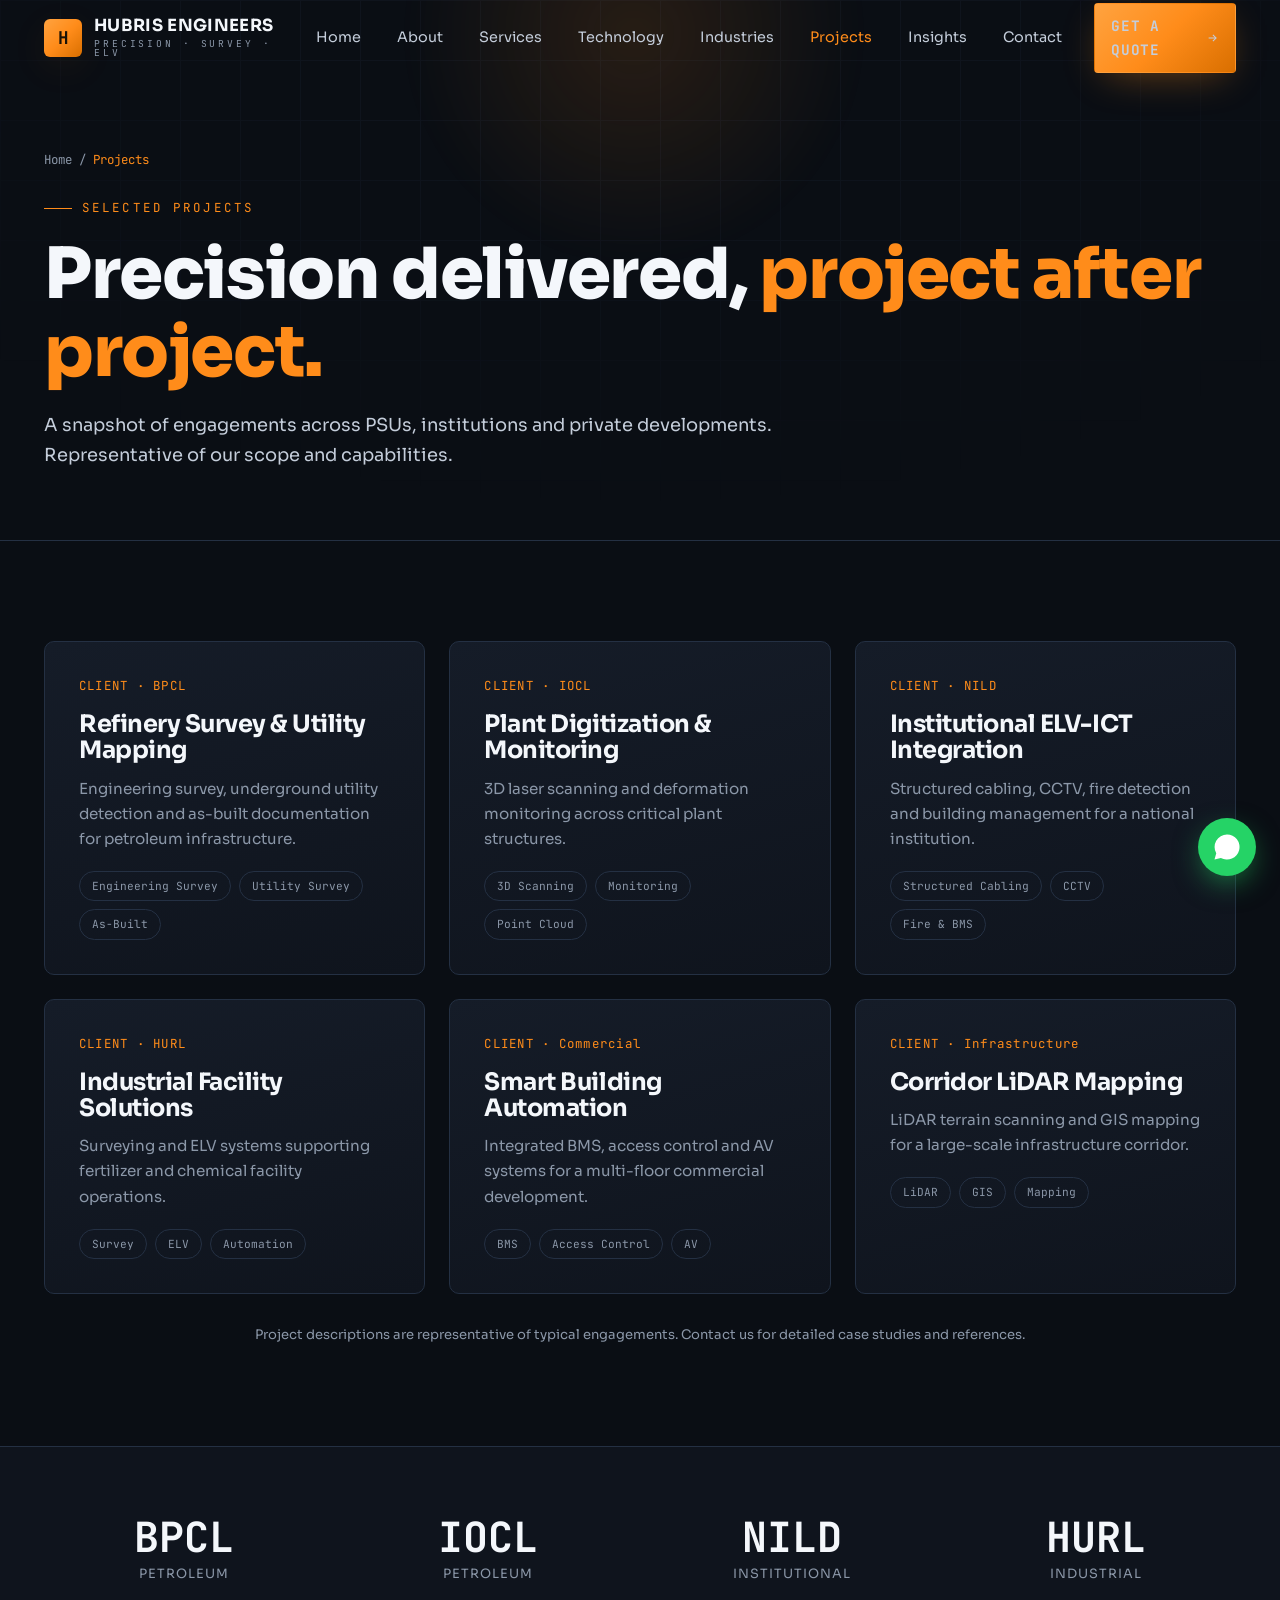
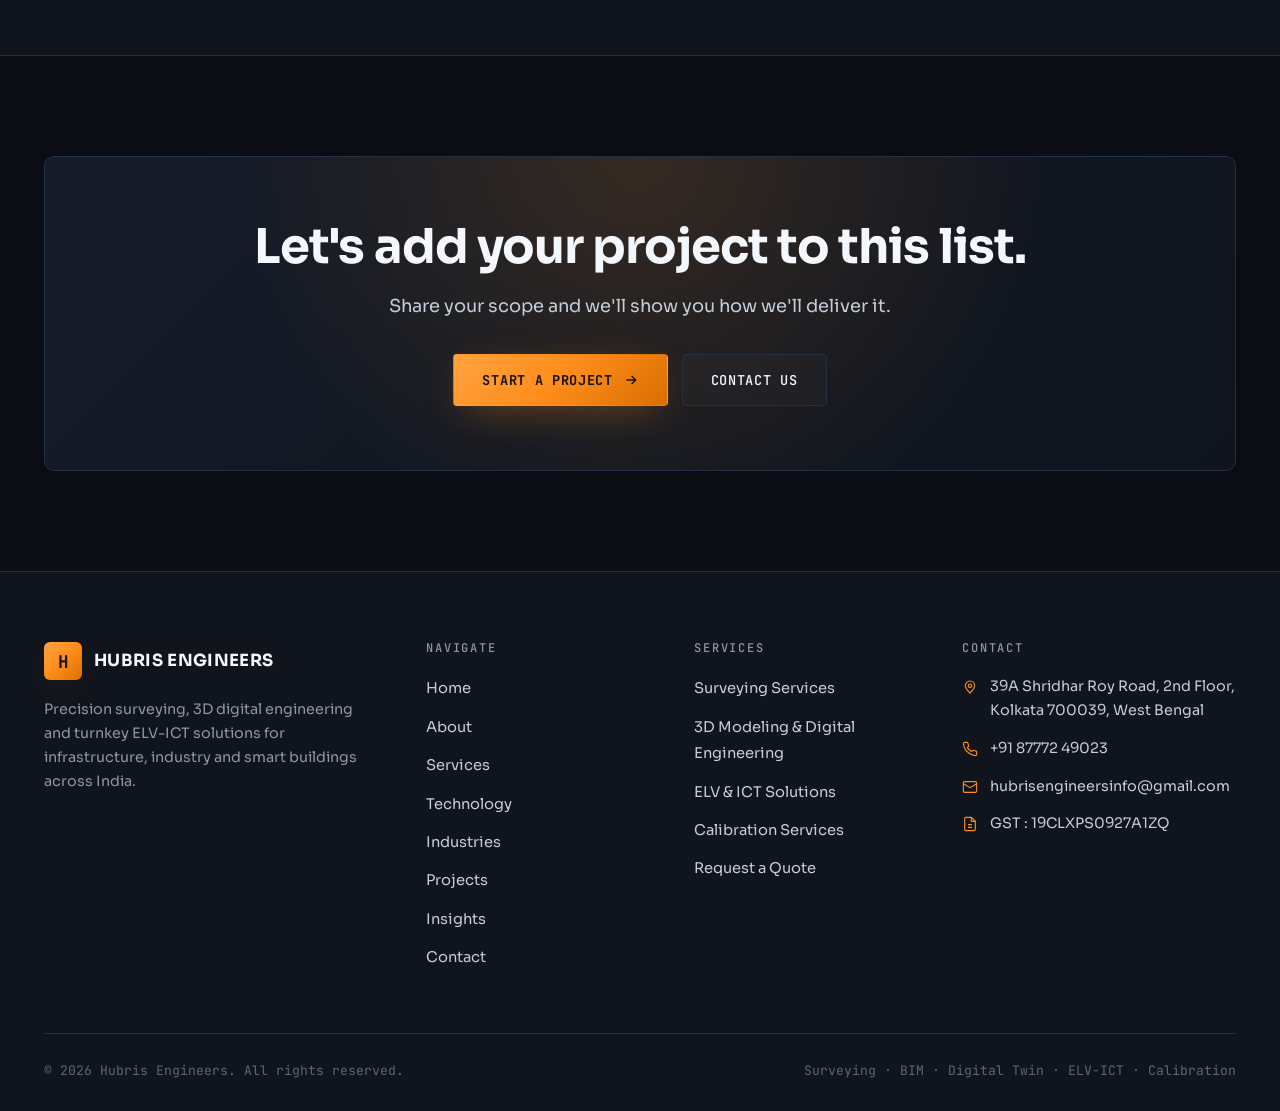
<file: projects.html>
<!DOCTYPE html>
<html lang="en">
<head>
<meta charset="UTF-8">
<meta name="viewport" content="width=device-width, initial-scale=1.0">
<title>Projects — Hubris Engineers</title>
<meta name="description" content="Selected projects by Hubris Engineers for BPCL, IOCL, NILD, HURL and commercial & infrastructure clients.">
<meta name="theme-color" content="#0a0e14">
<link rel="preconnect" href="https://fonts.googleapis.com">
<link rel="preconnect" href="https://fonts.gstatic.com" crossorigin>
<link rel="stylesheet" href="css/style.css">
<link rel="stylesheet" href="css/responsive.css">
</head>
<body>
<header class="site-header">
  <div class="container">
    <nav class="nav">
      <a href="index.html" class="brand">
        <span class="brand__mark">H</span>
        <span class="brand__name">HUBRIS ENGINEERS<span>PRECISION · SURVEY · ELV</span></span>
      </a>
      <div class="nav__links">
        <a href="index.html">Home</a><a href="about.html">About</a><a href="services.html">Services</a><a href="software.html">Technology</a><a href="industries.html">Industries</a><a href="projects.html" class="active">Projects</a><a href="blog.html">Insights</a><a href="contact.html">Contact</a>
        <span class="nav__cta"><a href="quote.html" class="btn btn--primary">Get a Quote <svg viewBox="0 0 24 24" fill="none" stroke="currentColor" stroke-width="2"><path d="M5 12h14M13 6l6 6-6 6"/></svg></a></span>
      </div>
      <button class="nav__toggle" aria-label="Menu"><span></span><span></span><span></span></button>
    </nav>
  </div>
</header>

<section class="page-hero">
  <div class="page-hero__glow"></div>
  <div class="container">
    <div class="breadcrumb"><a href="index.html">Home</a> / <span>Projects</span></div>
    <span class="eyebrow">Selected Projects</span>
    <h1>Precision delivered, <span class="text-amber">project after project.</span></h1>
    <p class="lead" style="margin-top:20px;">A snapshot of engagements across PSUs, institutions and private developments. Representative of our scope and capabilities.</p>
  </div>
</section>

<section class="section">
  <div class="container">
    <div class="grid grid--3">
      <div class="project-card reveal">
      <div class="project-card__client">CLIENT · BPCL</div>
      <h3>Refinery Survey & Utility Mapping</h3>
      <p style="color:var(--ink-500);font-size:0.95rem;">Engineering survey, underground utility detection and as-built documentation for petroleum infrastructure.</p>
      <div class="project-card__tags"><span class="tag">Engineering Survey</span><span class="tag">Utility Survey</span><span class="tag">As-Built</span></div>
    </div><div class="project-card reveal">
      <div class="project-card__client">CLIENT · IOCL</div>
      <h3>Plant Digitization & Monitoring</h3>
      <p style="color:var(--ink-500);font-size:0.95rem;">3D laser scanning and deformation monitoring across critical plant structures.</p>
      <div class="project-card__tags"><span class="tag">3D Scanning</span><span class="tag">Monitoring</span><span class="tag">Point Cloud</span></div>
    </div><div class="project-card reveal">
      <div class="project-card__client">CLIENT · NILD</div>
      <h3>Institutional ELV-ICT Integration</h3>
      <p style="color:var(--ink-500);font-size:0.95rem;">Structured cabling, CCTV, fire detection and building management for a national institution.</p>
      <div class="project-card__tags"><span class="tag">Structured Cabling</span><span class="tag">CCTV</span><span class="tag">Fire & BMS</span></div>
    </div><div class="project-card reveal">
      <div class="project-card__client">CLIENT · HURL</div>
      <h3>Industrial Facility Solutions</h3>
      <p style="color:var(--ink-500);font-size:0.95rem;">Surveying and ELV systems supporting fertilizer and chemical facility operations.</p>
      <div class="project-card__tags"><span class="tag">Survey</span><span class="tag">ELV</span><span class="tag">Automation</span></div>
    </div><div class="project-card reveal">
      <div class="project-card__client">CLIENT · Commercial</div>
      <h3>Smart Building Automation</h3>
      <p style="color:var(--ink-500);font-size:0.95rem;">Integrated BMS, access control and AV systems for a multi-floor commercial development.</p>
      <div class="project-card__tags"><span class="tag">BMS</span><span class="tag">Access Control</span><span class="tag">AV</span></div>
    </div><div class="project-card reveal">
      <div class="project-card__client">CLIENT · Infrastructure</div>
      <h3>Corridor LiDAR Mapping</h3>
      <p style="color:var(--ink-500);font-size:0.95rem;">LiDAR terrain scanning and GIS mapping for a large-scale infrastructure corridor.</p>
      <div class="project-card__tags"><span class="tag">LiDAR</span><span class="tag">GIS</span><span class="tag">Mapping</span></div>
    </div>
    </div>
    <p class="form-note" style="margin-top:30px;">Project descriptions are representative of typical engagements. Contact us for detailed case studies and references.</p>
  </div>
</section>

<section class="band section--tight">
  <div class="container">
    <div class="band__grid">
      <div class="reveal"><div class="stat__num text-amber">BPCL</div><div class="stat__label">Petroleum</div></div>
      <div class="reveal"><div class="stat__num text-amber">IOCL</div><div class="stat__label">Petroleum</div></div>
      <div class="reveal"><div class="stat__num text-amber">NILD</div><div class="stat__label">Institutional</div></div>
      <div class="reveal"><div class="stat__num text-amber">HURL</div><div class="stat__label">Industrial</div></div>
    </div>
  </div>
</section>

<section class="section">
  <div class="container">
    <div class="cta-band reveal">
      <h2>Let's add your project to this list.</h2>
      <p class="lead">Share your scope and we'll show you how we'll deliver it.</p>
      <div class="cta-band__actions">
        <a href="quote.html" class="btn btn--primary">Start a Project <svg viewBox="0 0 24 24" fill="none" stroke="currentColor" stroke-width="2"><path d="M5 12h14M13 6l6 6-6 6"/></svg></a>
        <a href="contact.html" class="btn btn--ghost">Contact Us</a>
      </div>
    </div>
  </div>
</section>
<footer class="footer">
  <div class="container">
    <div class="footer__grid">
      <div class="footer__brand">
        <a href="index.html" class="brand">
          <span class="brand__mark">H</span>
          <span class="brand__name">HUBRIS ENGINEERS</span>
        </a>
        <p>Precision surveying, 3D digital engineering and turnkey ELV-ICT solutions for infrastructure, industry and smart buildings across India.</p>
      </div>
      <div>
        <h4>Navigate</h4>
        <ul class="footer__links"><li><a href="index.html">Home</a></li><li><a href="about.html">About</a></li><li><a href="services.html">Services</a></li><li><a href="software.html">Technology</a></li><li><a href="industries.html">Industries</a></li><li><a href="projects.html">Projects</a></li><li><a href="blog.html">Insights</a></li><li><a href="contact.html">Contact</a></li></ul>
      </div>
      <div>
        <h4>Services</h4>
        <ul class="footer__links">
          <li><a href="services.html">Surveying Services</a></li>
          <li><a href="software.html">3D Modeling & Digital Engineering</a></li>
          <li><a href="services.html">ELV & ICT Solutions</a></li>
          <li><a href="services.html">Calibration Services</a></li>
          <li><a href="quote.html">Request a Quote</a></li>
        </ul>
      </div>
      <div>
        <h4>Contact</h4>
        <ul class="footer__contact">
          <li><svg viewBox="0 0 24 24" fill="none" stroke="currentColor" stroke-width="1.7"><path d="M12 21c-4-4-7-7.5-7-11a7 7 0 0 1 14 0c0 3.5-3 7-7 11z"/><circle cx="12" cy="10" r="2.5"/></svg><span>39A Shridhar Roy Road, 2nd Floor,<br>Kolkata 700039, West Bengal</span></li>
          <li><svg viewBox="0 0 24 24" fill="none" stroke="currentColor" stroke-width="1.7"><path d="M22 16.9v3a2 2 0 0 1-2.2 2 19.8 19.8 0 0 1-8.6-3 19.5 19.5 0 0 1-6-6 19.8 19.8 0 0 1-3-8.6A2 2 0 0 1 4.1 2h3a2 2 0 0 1 2 1.7c.1 1 .4 1.9.7 2.8a2 2 0 0 1-.5 2.1L8.1 9.9a16 16 0 0 0 6 6l1.3-1.3a2 2 0 0 1 2.1-.4c.9.3 1.8.6 2.8.7a2 2 0 0 1 1.7 2z"/></svg><a href="tel:+918777249023">+91 87772 49023</a></li>
          <li><svg viewBox="0 0 24 24" fill="none" stroke="currentColor" stroke-width="1.7"><rect x="2" y="4" width="20" height="16" rx="2"/><path d="m2 7 10 6 10-6"/></svg><a href="mailto:hubrisengineersinfo@gmail.com">hubrisengineersinfo@gmail.com</a></li>
          <li><svg viewBox="0 0 24 24" fill="none" stroke="currentColor" stroke-width="1.7"><path d="M14 2H6a2 2 0 0 0-2 2v16a2 2 0 0 0 2 2h12a2 2 0 0 0 2-2V8z"/><path d="M14 2v6h6M9 13h6M9 17h6"/></svg><span>GST : 19CLXPS0927A1ZQ</span></li>
        </ul>
      </div>
    </div>
    <div class="footer__bottom">
      <p>© <span id="year">2026</span> Hubris Engineers. All rights reserved.</p>
      <p>Surveying · BIM · Digital Twin · ELV-ICT · Calibration</p>
    </div>
  </div>
</footer>
<a class="wa-float" href="https://wa.me/918777249023?text=Hi%20Hubris%20Engineers%2C%20I%27d%20like%20to%20enquire%20about%20your%20services." target="_blank" aria-label="WhatsApp"><svg viewBox="0 0 24 24" fill="currentColor"><path d="M17.5 14.4c-.3-.2-1.7-.8-2-.9-.3-.1-.5-.2-.7.2-.2.3-.7.9-.9 1.1-.2.2-.3.2-.6.1-1.7-.9-2.9-1.6-4-3.5-.3-.5.3-.5.8-1.6.1-.2 0-.4 0-.5 0-.1-.7-1.6-.9-2.2-.2-.6-.5-.5-.7-.5h-.6c-.2 0-.5.1-.8.4-.3.3-1 1-1 2.5s1.1 2.9 1.2 3.1c.2.2 2.1 3.3 5.2 4.6 2 .8 2.7.9 3.7.8.6-.1 1.7-.7 2-1.4.2-.7.2-1.2.2-1.4-.1-.1-.3-.2-.6-.3M12 2a10 10 0 0 0-8.6 15l-1.4 5 5.1-1.3A10 10 0 1 0 12 2z"/></svg></a>
<script src="js/main.js"></script>
</body>
</html>
</file>
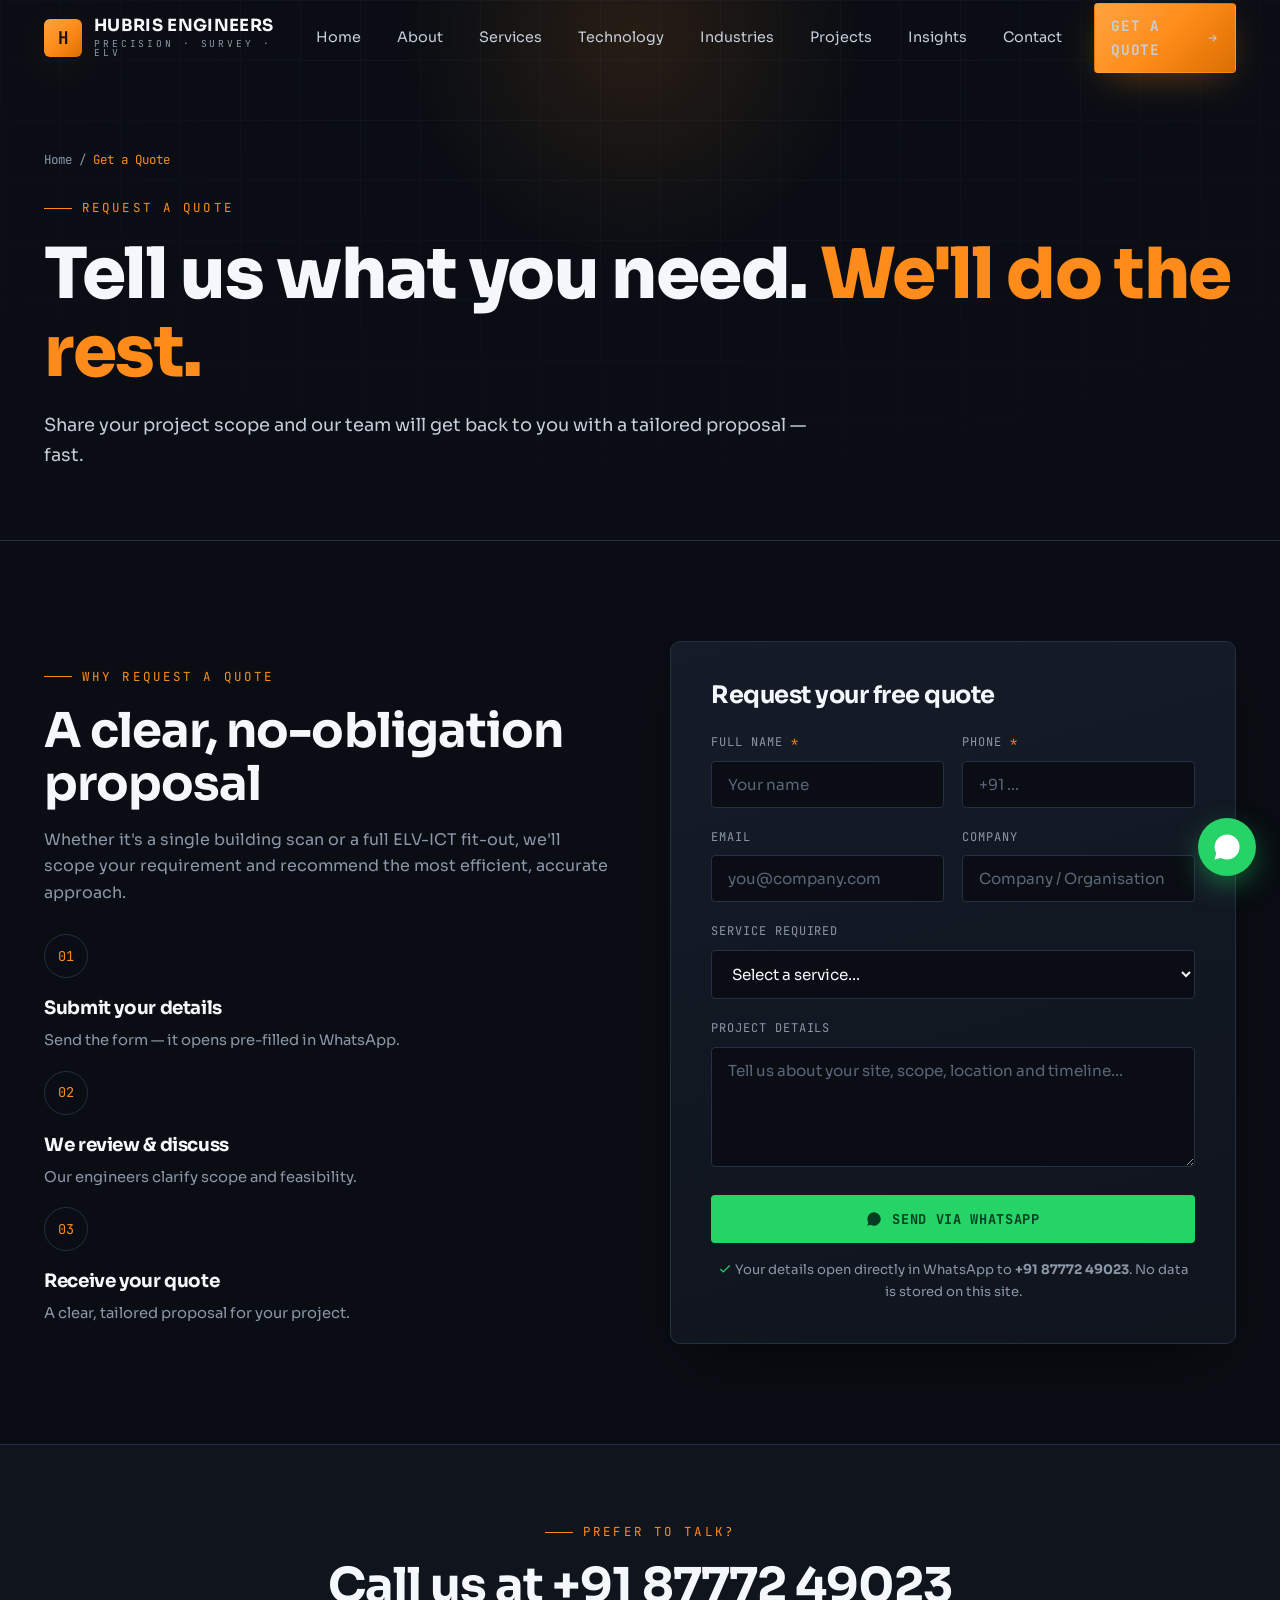
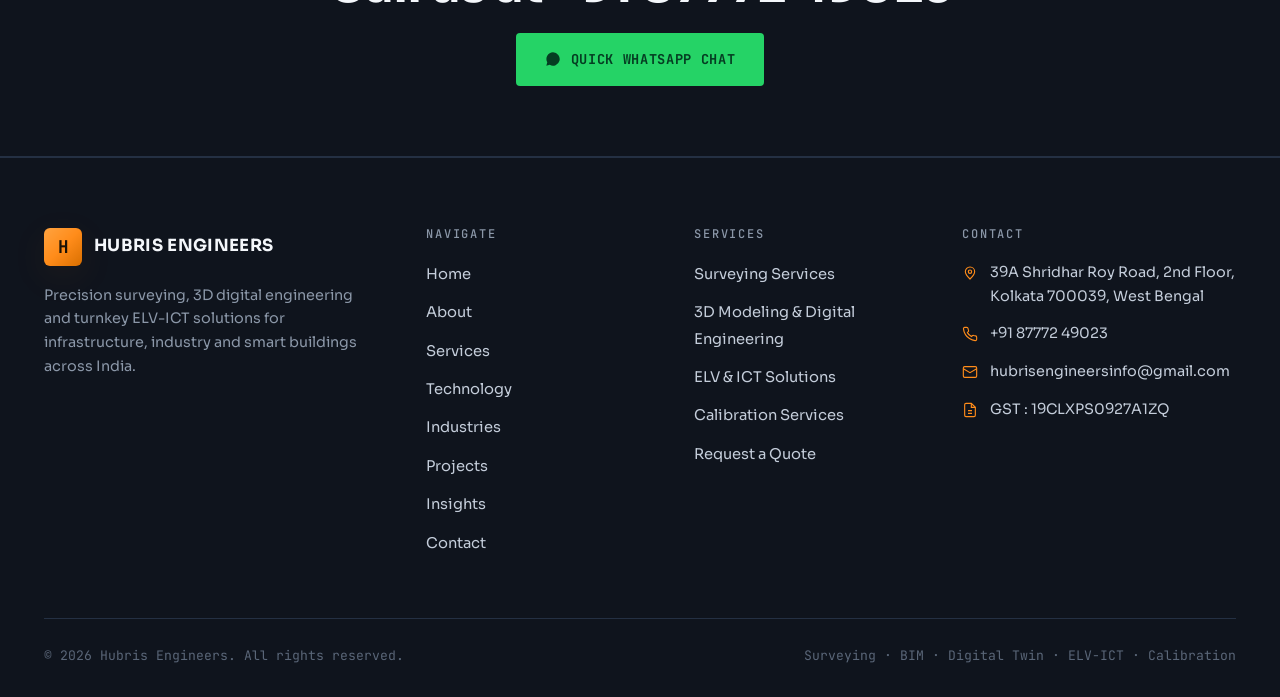
<file: quote.html>
<!DOCTYPE html>
<html lang="en">
<head>
<meta charset="UTF-8">
<meta name="viewport" content="width=device-width, initial-scale=1.0">
<title>Get a Quote — Hubris Engineers</title>
<meta name="description" content="Request a free, tailored quote from Hubris Engineers for surveying, 3D scanning, BIM, digital twin or ELV-ICT projects — sent directly via WhatsApp.">
<meta name="theme-color" content="#0a0e14">
<link rel="preconnect" href="https://fonts.googleapis.com">
<link rel="preconnect" href="https://fonts.gstatic.com" crossorigin>
<link rel="stylesheet" href="css/style.css">
<link rel="stylesheet" href="css/responsive.css">
</head>
<body>
<header class="site-header">
  <div class="container">
    <nav class="nav">
      <a href="index.html" class="brand">
        <span class="brand__mark">H</span>
        <span class="brand__name">HUBRIS ENGINEERS<span>PRECISION · SURVEY · ELV</span></span>
      </a>
      <div class="nav__links">
        <a href="index.html">Home</a><a href="about.html">About</a><a href="services.html">Services</a><a href="software.html">Technology</a><a href="industries.html">Industries</a><a href="projects.html">Projects</a><a href="blog.html">Insights</a><a href="contact.html">Contact</a>
        <span class="nav__cta"><a href="quote.html" class="btn btn--primary">Get a Quote <svg viewBox="0 0 24 24" fill="none" stroke="currentColor" stroke-width="2"><path d="M5 12h14M13 6l6 6-6 6"/></svg></a></span>
      </div>
      <button class="nav__toggle" aria-label="Menu"><span></span><span></span><span></span></button>
    </nav>
  </div>
</header>

<section class="page-hero">
  <div class="page-hero__glow"></div>
  <div class="container">
    <div class="breadcrumb"><a href="index.html">Home</a> / <span>Get a Quote</span></div>
    <span class="eyebrow">Request a Quote</span>
    <h1>Tell us what you need. <span class="text-amber">We'll do the rest.</span></h1>
    <p class="lead" style="margin-top:20px;">Share your project scope and our team will get back to you with a tailored proposal — fast.</p>
  </div>
</section>

<section class="section">
  <div class="container">
    <div class="split">
      <div class="reveal">
        <span class="eyebrow">Why request a quote</span>
        <h2 style="margin-bottom:16px;">A clear, no-obligation proposal</h2>
        <p style="color:var(--ink-500);margin-bottom:28px;">Whether it's a single building scan or a full ELV-ICT fit-out, we'll scope your requirement and recommend the most efficient, accurate approach.</p>
        <div class="steps" style="grid-template-columns:1fr;gap:18px;">
          <div class="step" style="padding-top:0;"><div class="step__n">01</div><h3>Submit your details</h3><p>Send the form — it opens pre-filled in WhatsApp.</p></div>
          <div class="step" style="padding-top:0;"><div class="step__n">02</div><h3>We review & discuss</h3><p>Our engineers clarify scope and feasibility.</p></div>
          <div class="step" style="padding-top:0;"><div class="step__n">03</div><h3>Receive your quote</h3><p>A clear, tailored proposal for your project.</p></div>
        </div>
      </div>
      <div class="reveal">
        <form class="form-wrap" data-wa-form novalidate>
        <h3 style="margin-bottom:24px;">Request your free quote</h3>
        <div class="form-row">
          <div class="field"><label>Full Name <span class="req">*</span></label><input type="text" name="name" placeholder="Your name" required></div>
          <div class="field"><label>Phone <span class="req">*</span></label><input type="tel" name="phone" placeholder="+91 ..." required></div>
        </div>
        <div class="form-row">
          <div class="field"><label>Email</label><input type="email" name="email" placeholder="you@company.com"></div>
          <div class="field"><label>Company</label><input type="text" name="company" placeholder="Company / Organisation"></div>
        </div>
        
        <div class="field">
          <label>Service Required</label>
          <select name="service"><option value="">Select a service…</option><option value="Surveying Services">Surveying Services</option><option value="Topographic / Engineering Survey">Topographic / Engineering Survey</option><option value="Construction Survey">Construction Survey</option><option value="Underground Utility Survey">Underground Utility Survey</option><option value="Structural & Deformation Monitoring">Structural & Deformation Monitoring</option><option value="Quantity Surveying">Quantity Surveying</option><option value="3D Laser Scanning">3D Laser Scanning</option><option value="Scan-to-BIM / BIM Modeling">Scan-to-BIM / BIM Modeling</option><option value="Digital Twin">Digital Twin</option><option value="GIS">GIS</option><option value="LiDAR">LiDAR</option><option value="Reverse Engineering">Reverse Engineering</option><option value="ELV / ICT Design & Consulting">ELV / ICT Design & Consulting</option><option value="Structured Cabling & Networking">Structured Cabling & Networking</option><option value="CCTV / Surveillance">CCTV / Surveillance</option><option value="Access Control / Intrusion Detection">Access Control / Intrusion Detection</option><option value="Fire Detection & Alarm">Fire Detection & Alarm</option><option value="Building Management (BMS)">Building Management (BMS)</option><option value="Power Backup / UPS">Power Backup / UPS</option><option value="IT Hardware">IT Hardware</option><option value="SMATV & IPTV">SMATV & IPTV</option><option value="Public Address & AV">Public Address & AV</option><option value="Calibration Services">Calibration Services</option><option value="Other / Not sure">Other / Not sure</option></select>
        </div>
        
        <div class="field">
          <label>Project Details</label>
          <textarea name="message" placeholder="Tell us about your site, scope, location and timeline…"></textarea>
        </div>
        <button type="submit" class="btn btn--whatsapp btn--block"><svg viewBox="0 0 24 24" fill="currentColor"><path d="M17.5 14.4c-.3-.2-1.7-.8-2-.9-.3-.1-.5-.2-.7.2-.2.3-.7.9-.9 1.1-.2.2-.3.2-.6.1-1.7-.9-2.9-1.6-4-3.5-.3-.5.3-.5.8-1.6.1-.2 0-.4 0-.5 0-.1-.7-1.6-.9-2.2-.2-.6-.5-.5-.7-.5h-.6c-.2 0-.5.1-.8.4-.3.3-1 1-1 2.5s1.1 2.9 1.2 3.1c.2.2 2.1 3.3 5.2 4.6 2 .8 2.7.9 3.7.8.6-.1 1.7-.7 2-1.4.2-.7.2-1.2.2-1.4-.1-.1-.3-.2-.6-.3M12 2a10 10 0 0 0-8.6 15l-1.4 5 5.1-1.3A10 10 0 1 0 12 2z"/></svg> Send via WhatsApp</button>
        <p class="form-note"><svg viewBox="0 0 24 24" fill="none" stroke="currentColor" stroke-width="2"><path d="M20 6 9 17l-5-5"/></svg> Your details open directly in WhatsApp to <strong>+91 87772 49023</strong>. No data is stored on this site.</p>
      </form>
      </div>
    </div>
  </div>
</section>

<section class="band section--tight">
  <div class="container center reveal">
    <span class="eyebrow eyebrow--center">Prefer to talk?</span>
    <h2 style="margin-bottom:20px;">Call us at +91 87772 49023</h2>
    <a class="btn btn--whatsapp" href="https://wa.me/918777249023?text=Hi%20Hubris%20Engineers%2C%20I%27d%20like%20a%20quote." target="_blank"><svg viewBox="0 0 24 24" fill="currentColor"><path d="M17.5 14.4c-.3-.2-1.7-.8-2-.9-.3-.1-.5-.2-.7.2-.2.3-.7.9-.9 1.1-.2.2-.3.2-.6.1-1.7-.9-2.9-1.6-4-3.5-.3-.5.3-.5.8-1.6.1-.2 0-.4 0-.5 0-.1-.7-1.6-.9-2.2-.2-.6-.5-.5-.7-.5h-.6c-.2 0-.5.1-.8.4-.3.3-1 1-1 2.5s1.1 2.9 1.2 3.1c.2.2 2.1 3.3 5.2 4.6 2 .8 2.7.9 3.7.8.6-.1 1.7-.7 2-1.4.2-.7.2-1.2.2-1.4-.1-.1-.3-.2-.6-.3M12 2a10 10 0 0 0-8.6 15l-1.4 5 5.1-1.3A10 10 0 1 0 12 2z"/></svg> Quick WhatsApp Chat</a>
  </div>
</section>
<footer class="footer">
  <div class="container">
    <div class="footer__grid">
      <div class="footer__brand">
        <a href="index.html" class="brand">
          <span class="brand__mark">H</span>
          <span class="brand__name">HUBRIS ENGINEERS</span>
        </a>
        <p>Precision surveying, 3D digital engineering and turnkey ELV-ICT solutions for infrastructure, industry and smart buildings across India.</p>
      </div>
      <div>
        <h4>Navigate</h4>
        <ul class="footer__links"><li><a href="index.html">Home</a></li><li><a href="about.html">About</a></li><li><a href="services.html">Services</a></li><li><a href="software.html">Technology</a></li><li><a href="industries.html">Industries</a></li><li><a href="projects.html">Projects</a></li><li><a href="blog.html">Insights</a></li><li><a href="contact.html">Contact</a></li></ul>
      </div>
      <div>
        <h4>Services</h4>
        <ul class="footer__links">
          <li><a href="services.html">Surveying Services</a></li>
          <li><a href="software.html">3D Modeling & Digital Engineering</a></li>
          <li><a href="services.html">ELV & ICT Solutions</a></li>
          <li><a href="services.html">Calibration Services</a></li>
          <li><a href="quote.html">Request a Quote</a></li>
        </ul>
      </div>
      <div>
        <h4>Contact</h4>
        <ul class="footer__contact">
          <li><svg viewBox="0 0 24 24" fill="none" stroke="currentColor" stroke-width="1.7"><path d="M12 21c-4-4-7-7.5-7-11a7 7 0 0 1 14 0c0 3.5-3 7-7 11z"/><circle cx="12" cy="10" r="2.5"/></svg><span>39A Shridhar Roy Road, 2nd Floor,<br>Kolkata 700039, West Bengal</span></li>
          <li><svg viewBox="0 0 24 24" fill="none" stroke="currentColor" stroke-width="1.7"><path d="M22 16.9v3a2 2 0 0 1-2.2 2 19.8 19.8 0 0 1-8.6-3 19.5 19.5 0 0 1-6-6 19.8 19.8 0 0 1-3-8.6A2 2 0 0 1 4.1 2h3a2 2 0 0 1 2 1.7c.1 1 .4 1.9.7 2.8a2 2 0 0 1-.5 2.1L8.1 9.9a16 16 0 0 0 6 6l1.3-1.3a2 2 0 0 1 2.1-.4c.9.3 1.8.6 2.8.7a2 2 0 0 1 1.7 2z"/></svg><a href="tel:+918777249023">+91 87772 49023</a></li>
          <li><svg viewBox="0 0 24 24" fill="none" stroke="currentColor" stroke-width="1.7"><rect x="2" y="4" width="20" height="16" rx="2"/><path d="m2 7 10 6 10-6"/></svg><a href="mailto:hubrisengineersinfo@gmail.com">hubrisengineersinfo@gmail.com</a></li>
          <li><svg viewBox="0 0 24 24" fill="none" stroke="currentColor" stroke-width="1.7"><path d="M14 2H6a2 2 0 0 0-2 2v16a2 2 0 0 0 2 2h12a2 2 0 0 0 2-2V8z"/><path d="M14 2v6h6M9 13h6M9 17h6"/></svg><span>GST : 19CLXPS0927A1ZQ</span></li>
        </ul>
      </div>
    </div>
    <div class="footer__bottom">
      <p>© <span id="year">2026</span> Hubris Engineers. All rights reserved.</p>
      <p>Surveying · BIM · Digital Twin · ELV-ICT · Calibration</p>
    </div>
  </div>
</footer>
<a class="wa-float" href="https://wa.me/918777249023?text=Hi%20Hubris%20Engineers%2C%20I%27d%20like%20to%20enquire%20about%20your%20services." target="_blank" aria-label="WhatsApp"><svg viewBox="0 0 24 24" fill="currentColor"><path d="M17.5 14.4c-.3-.2-1.7-.8-2-.9-.3-.1-.5-.2-.7.2-.2.3-.7.9-.9 1.1-.2.2-.3.2-.6.1-1.7-.9-2.9-1.6-4-3.5-.3-.5.3-.5.8-1.6.1-.2 0-.4 0-.5 0-.1-.7-1.6-.9-2.2-.2-.6-.5-.5-.7-.5h-.6c-.2 0-.5.1-.8.4-.3.3-1 1-1 2.5s1.1 2.9 1.2 3.1c.2.2 2.1 3.3 5.2 4.6 2 .8 2.7.9 3.7.8.6-.1 1.7-.7 2-1.4.2-.7.2-1.2.2-1.4-.1-.1-.3-.2-.6-.3M12 2a10 10 0 0 0-8.6 15l-1.4 5 5.1-1.3A10 10 0 1 0 12 2z"/></svg></a>
<script src="js/main.js"></script>
</body>
</html>
</file>
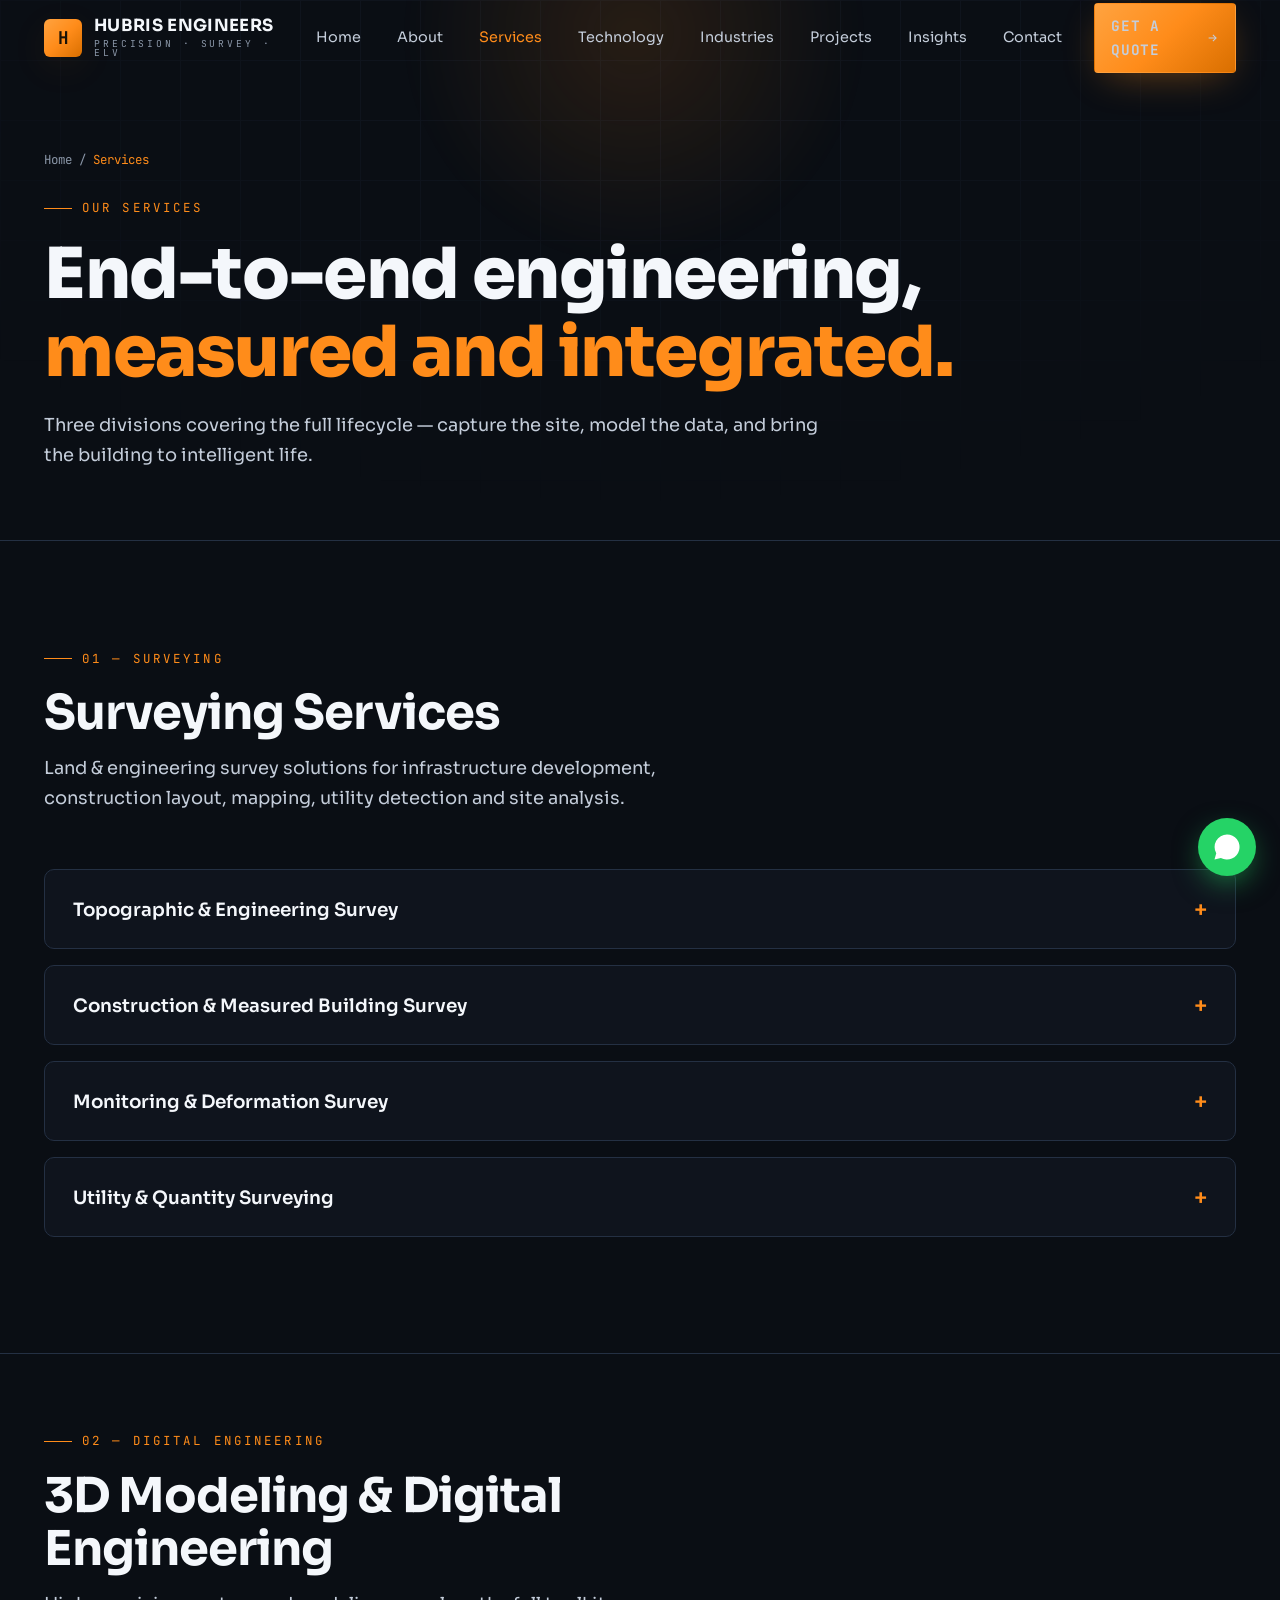
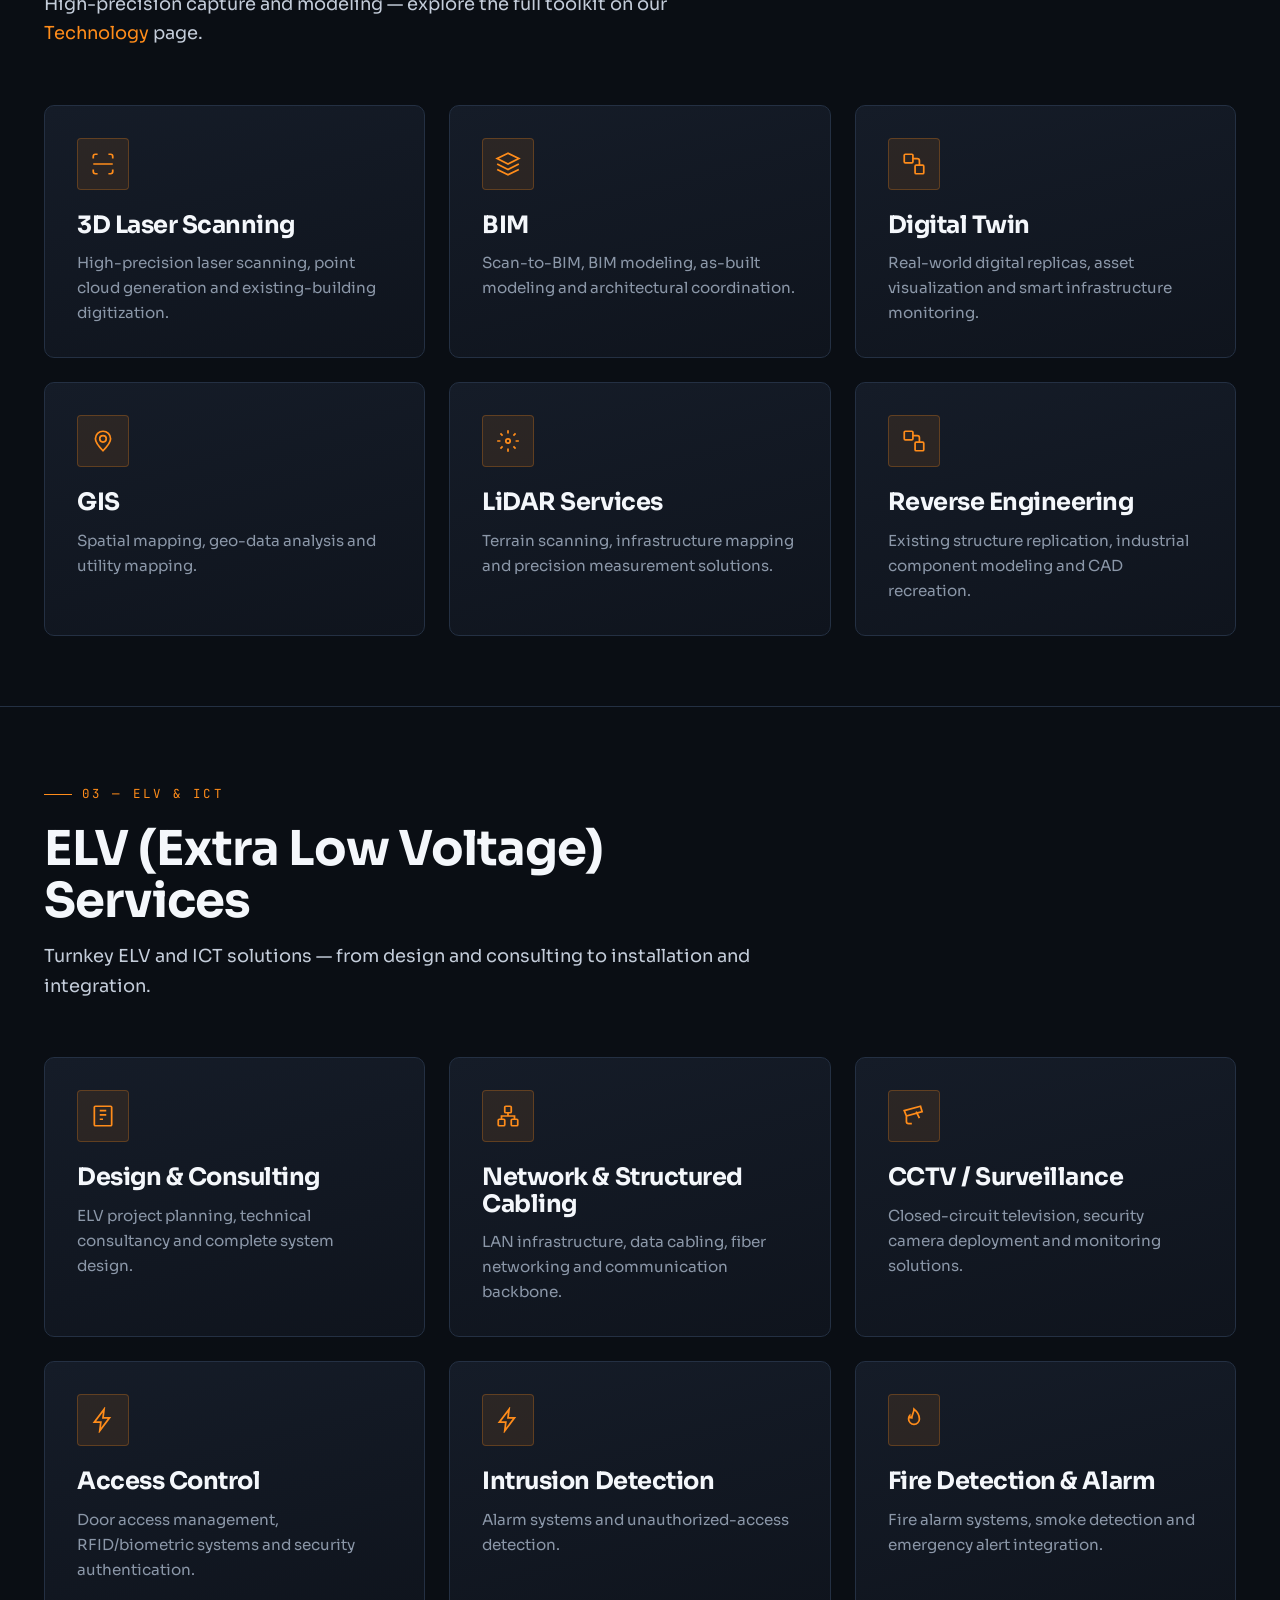
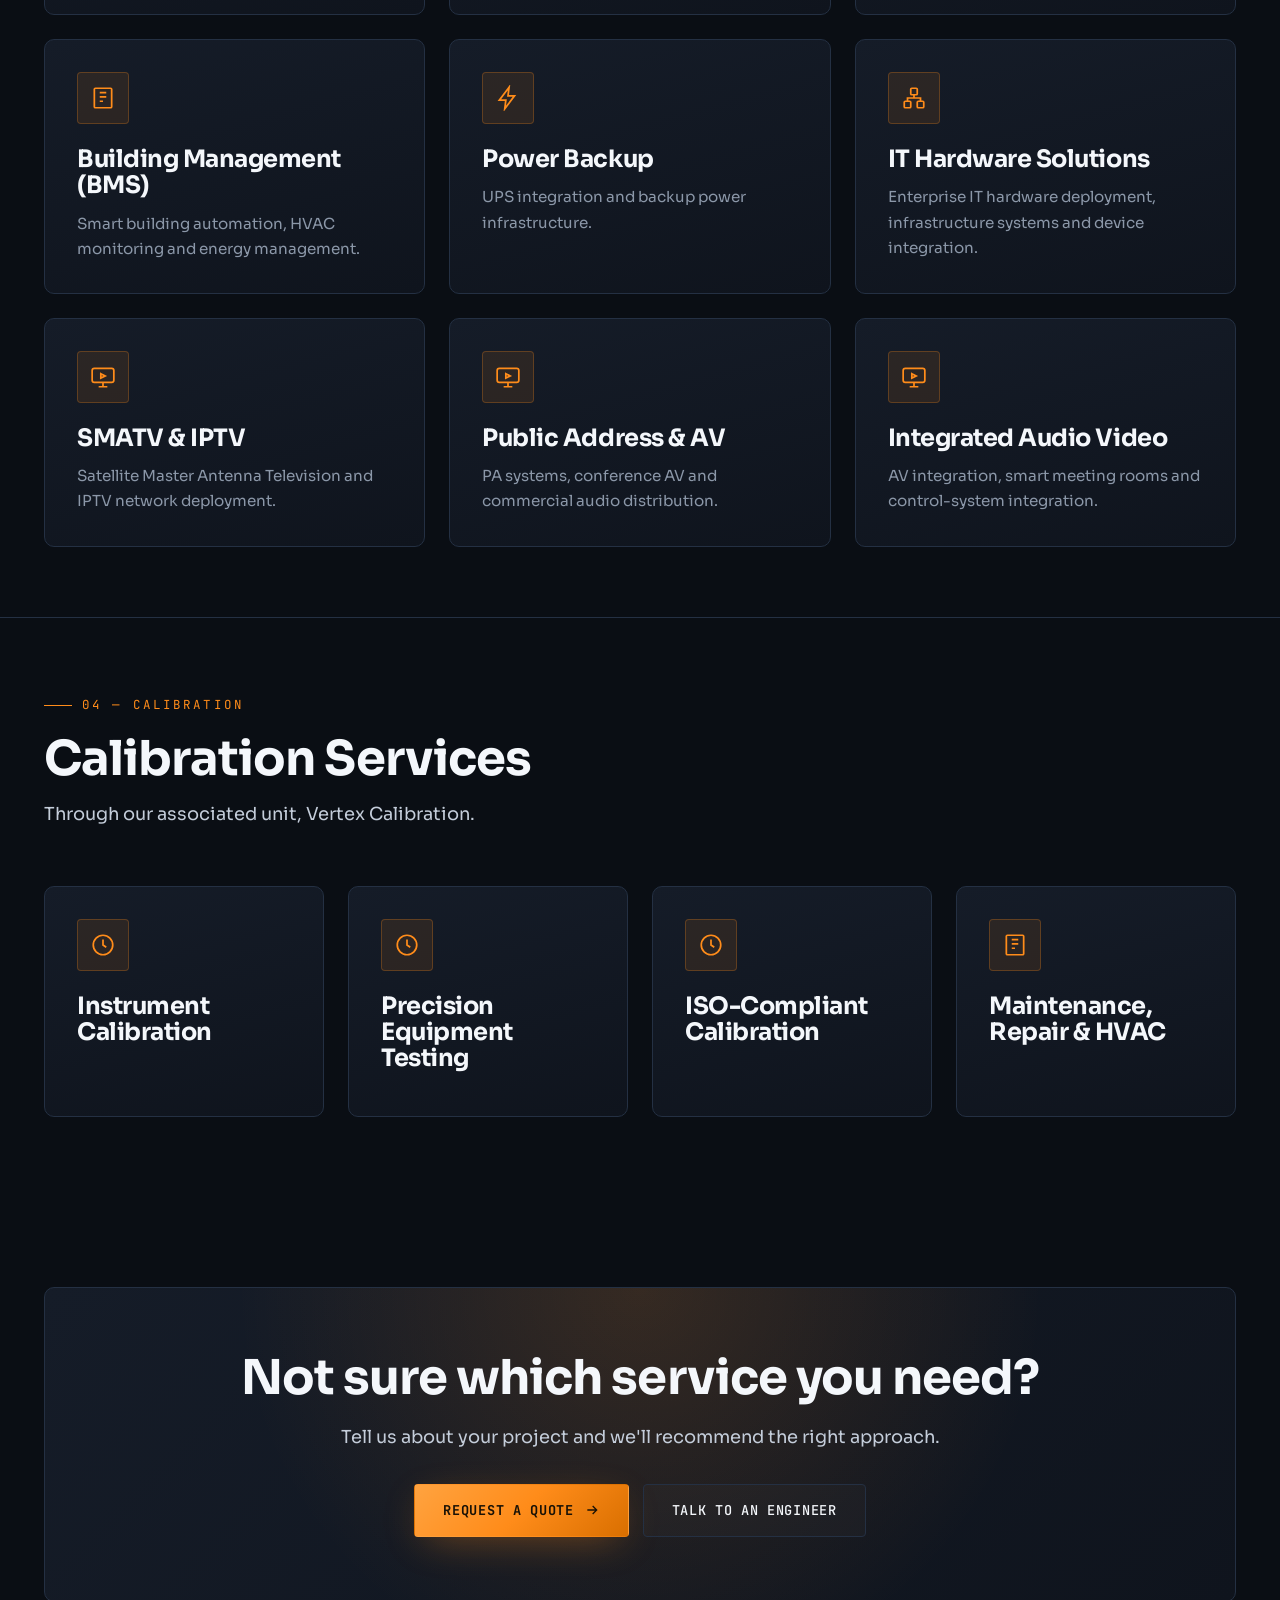
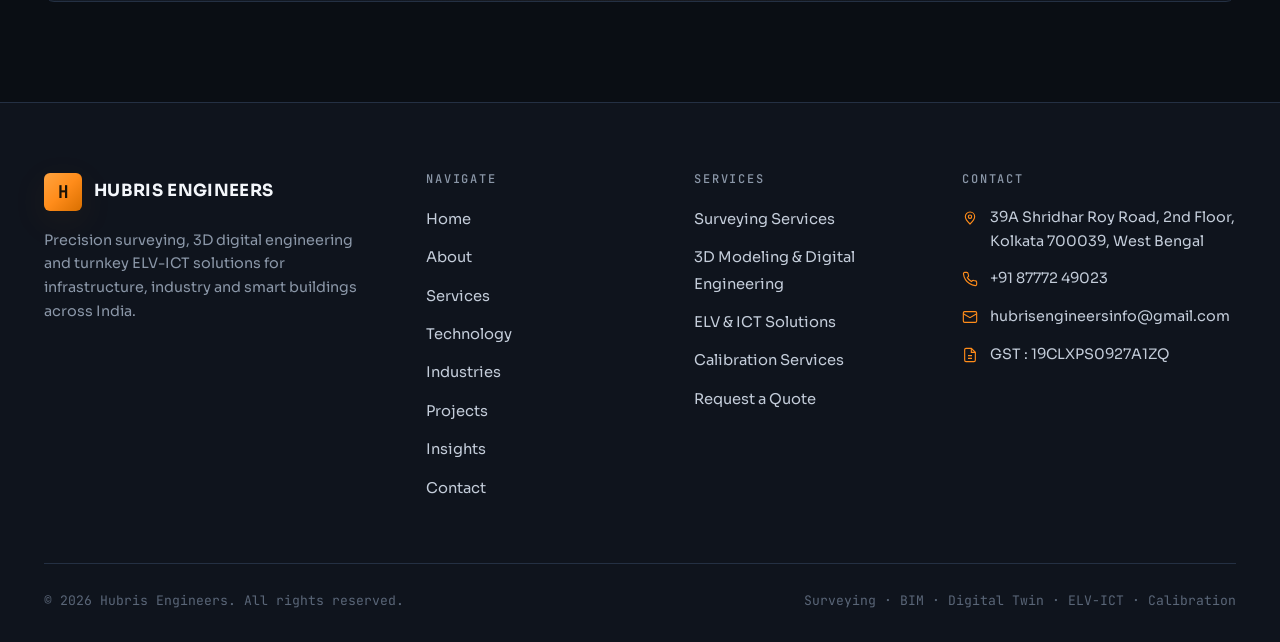
<file: services.html>
<!DOCTYPE html>
<html lang="en">
<head>
<meta charset="UTF-8">
<meta name="viewport" content="width=device-width, initial-scale=1.0">
<title>Services — Hubris Engineers</title>
<meta name="description" content="Surveying, 3D laser scanning, BIM, digital twin, GIS, LiDAR and turnkey ELV-ICT solutions including CCTV, access control, fire alarm, BMS and AV.">
<meta name="theme-color" content="#0a0e14">
<link rel="preconnect" href="https://fonts.googleapis.com">
<link rel="preconnect" href="https://fonts.gstatic.com" crossorigin>
<link rel="stylesheet" href="css/style.css">
<link rel="stylesheet" href="css/responsive.css">
</head>
<body>
<header class="site-header">
  <div class="container">
    <nav class="nav">
      <a href="index.html" class="brand">
        <span class="brand__mark">H</span>
        <span class="brand__name">HUBRIS ENGINEERS<span>PRECISION · SURVEY · ELV</span></span>
      </a>
      <div class="nav__links">
        <a href="index.html">Home</a><a href="about.html">About</a><a href="services.html" class="active">Services</a><a href="software.html">Technology</a><a href="industries.html">Industries</a><a href="projects.html">Projects</a><a href="blog.html">Insights</a><a href="contact.html">Contact</a>
        <span class="nav__cta"><a href="quote.html" class="btn btn--primary">Get a Quote <svg viewBox="0 0 24 24" fill="none" stroke="currentColor" stroke-width="2"><path d="M5 12h14M13 6l6 6-6 6"/></svg></a></span>
      </div>
      <button class="nav__toggle" aria-label="Menu"><span></span><span></span><span></span></button>
    </nav>
  </div>
</header>

<section class="page-hero">
  <div class="page-hero__glow"></div>
  <div class="container">
    <div class="breadcrumb"><a href="index.html">Home</a> / <span>Services</span></div>
    <span class="eyebrow">Our Services</span>
    <h1>End-to-end engineering, <span class="text-amber">measured and integrated.</span></h1>
    <p class="lead" style="margin-top:20px;">Three divisions covering the full lifecycle — capture the site, model the data, and bring the building to intelligent life.</p>
  </div>
</section>

<section class="section">
  <div class="container">
    <div class="section-head reveal">
      <span class="eyebrow">01 — Surveying</span>
      <h2>Surveying Services</h2>
      <p class="lead" style="margin-top:14px;">Land & engineering survey solutions for infrastructure development, construction layout, mapping, utility detection and site analysis.</p>
    </div>
    <div class="accordion reveal">
      <div class="accordion__item">
      <button class="accordion__head">Topographic & Engineering Survey<span class="accordion__icon">+</span></button>
      <div class="accordion__body"><div class="accordion__inner"><ul class="svc-list"><li>Topographic survey services</li><li>Engineering survey for design & construction</li><li>Detailed site analysis & mapping</li></ul></div></div>
    </div>
      <div class="accordion__item">
      <button class="accordion__head">Construction & Measured Building Survey<span class="accordion__icon">+</span></button>
      <div class="accordion__body"><div class="accordion__inner"><ul class="svc-list"><li>Construction layout & setting-out</li><li>Measured building surveys</li><li>As-existing documentation</li></ul></div></div>
    </div>
      <div class="accordion__item">
      <button class="accordion__head">Monitoring & Deformation Survey<span class="accordion__icon">+</span></button>
      <div class="accordion__body"><div class="accordion__inner"><ul class="svc-list"><li>Structural & deformation monitoring</li><li>Settlement & movement monitoring</li><li>Long-term asset monitoring</li></ul></div></div>
    </div>
      <div class="accordion__item">
      <button class="accordion__head">Utility & Quantity Surveying<span class="accordion__icon">+</span></button>
      <div class="accordion__body"><div class="accordion__inner"><ul class="svc-list"><li>Underground utility survey & detection</li><li>Quantity surveying</li><li>Volumetric & earthwork calculations</li></ul></div></div>
    </div>
    </div>
  </div>
</section>

<section class="section section--tight" style="border-top:1px solid var(--line);">
  <div class="container">
    <div class="section-head reveal">
      <span class="eyebrow">02 — Digital Engineering</span>
      <h2>3D Modeling & Digital Engineering</h2>
      <p class="lead" style="margin-top:14px;">High-precision capture and modeling — explore the full toolkit on our <a href="software.html" class="text-amber">Technology</a> page.</p>
    </div>
    <div class="grid grid--3 reveal">
      <div class="card"><div class="card__icon"><svg viewBox="0 0 24 24" fill="none" stroke="currentColor" stroke-width="1.6"><path d="M3 7V5a2 2 0 0 1 2-2h2M17 3h2a2 2 0 0 1 2 2v2M21 17v2a2 2 0 0 1-2 2h-2M7 21H5a2 2 0 0 1-2-2v-2"/><path d="M3 12h18"/></svg></div><h3>3D Laser Scanning</h3><p>High-precision laser scanning, point cloud generation and existing-building digitization.</p></div>
      <div class="card"><div class="card__icon"><svg viewBox="0 0 24 24" fill="none" stroke="currentColor" stroke-width="1.6"><path d="M12 2 2 7l10 5 10-5-10-5zM2 17l10 5 10-5M2 12l10 5 10-5"/></svg></div><h3>BIM</h3><p>Scan-to-BIM, BIM modeling, as-built modeling and architectural coordination.</p></div>
      <div class="card"><div class="card__icon"><svg viewBox="0 0 24 24" fill="none" stroke="currentColor" stroke-width="1.6"><rect x="3" y="3" width="8" height="8" rx="1"/><rect x="13" y="13" width="8" height="8" rx="1"/><path d="M11 7h4a2 2 0 0 1 2 2v4"/></svg></div><h3>Digital Twin</h3><p>Real-world digital replicas, asset visualization and smart infrastructure monitoring.</p></div>
      <div class="card"><div class="card__icon"><svg viewBox="0 0 24 24" fill="none" stroke="currentColor" stroke-width="1.6"><circle cx="12" cy="10" r="3"/><path d="M12 21c-4-4-7-7.5-7-11a7 7 0 0 1 14 0c0 3.5-3 7-7 11z"/></svg></div><h3>GIS</h3><p>Spatial mapping, geo-data analysis and utility mapping.</p></div>
      <div class="card"><div class="card__icon"><svg viewBox="0 0 24 24" fill="none" stroke="currentColor" stroke-width="1.6"><circle cx="12" cy="12" r="2"/><path d="M12 2v3M12 19v3M2 12h3M19 12h3M5 5l2 2M17 17l2 2M19 5l-2 2M7 17l-2 2"/></svg></div><h3>LiDAR Services</h3><p>Terrain scanning, infrastructure mapping and precision measurement solutions.</p></div>
      <div class="card"><div class="card__icon"><svg viewBox="0 0 24 24" fill="none" stroke="currentColor" stroke-width="1.6"><rect x="3" y="3" width="8" height="8" rx="1"/><rect x="13" y="13" width="8" height="8" rx="1"/><path d="M11 7h4a2 2 0 0 1 2 2v4"/></svg></div><h3>Reverse Engineering</h3><p>Existing structure replication, industrial component modeling and CAD recreation.</p></div>
    </div>
  </div>
</section>

<section class="section section--tight" style="border-top:1px solid var(--line);">
  <div class="container">
    <div class="section-head reveal">
      <span class="eyebrow">03 — ELV & ICT</span>
      <h2>ELV (Extra Low Voltage) Services</h2>
      <p class="lead" style="margin-top:14px;">Turnkey ELV and ICT solutions — from design and consulting to installation and integration.</p>
    </div>
    <div class="grid grid--3 reveal">
      <div class="card"><div class="card__icon"><svg viewBox="0 0 24 24" fill="none" stroke="currentColor" stroke-width="1.6"><rect x="4" y="3" width="16" height="18" rx="1"/><path d="M9 7h6M9 11h6M9 15h3"/></svg></div><h3>Design & Consulting</h3><p>ELV project planning, technical consultancy and complete system design.</p></div>
      <div class="card"><div class="card__icon"><svg viewBox="0 0 24 24" fill="none" stroke="currentColor" stroke-width="1.6"><rect x="9" y="3" width="6" height="6" rx="1"/><rect x="3" y="15" width="6" height="6" rx="1"/><rect x="15" y="15" width="6" height="6" rx="1"/><path d="M12 9v3M12 12H6v3M12 12h6v3"/></svg></div><h3>Network & Structured Cabling</h3><p>LAN infrastructure, data cabling, fiber networking and communication backbone.</p></div>
      <div class="card"><div class="card__icon"><svg viewBox="0 0 24 24" fill="none" stroke="currentColor" stroke-width="1.6"><path d="M3 7l15-4 1.5 5L5 12 3 7zM5 12v5a2 2 0 0 0 2 2h3M14 8l3 6"/></svg></div><h3>CCTV / Surveillance</h3><p>Closed-circuit television, security camera deployment and monitoring solutions.</p></div>
      <div class="card"><div class="card__icon"><svg viewBox="0 0 24 24" fill="none" stroke="currentColor" stroke-width="1.6"><path d="M13 2L4 14h6l-1 8 9-12h-6l1-8z"/></svg></div><h3>Access Control</h3><p>Door access management, RFID/biometric systems and security authentication.</p></div>
      <div class="card"><div class="card__icon"><svg viewBox="0 0 24 24" fill="none" stroke="currentColor" stroke-width="1.6"><path d="M13 2L4 14h6l-1 8 9-12h-6l1-8z"/></svg></div><h3>Intrusion Detection</h3><p>Alarm systems and unauthorized-access detection.</p></div>
      <div class="card"><div class="card__icon"><svg viewBox="0 0 24 24" fill="none" stroke="currentColor" stroke-width="1.6"><path d="M12 2s5 4 5 9a5 5 0 0 1-10 0c0-2 1-3 1-3s0 2 2 2c0-3 2-5 2-8z"/></svg></div><h3>Fire Detection & Alarm</h3><p>Fire alarm systems, smoke detection and emergency alert integration.</p></div>
      <div class="card"><div class="card__icon"><svg viewBox="0 0 24 24" fill="none" stroke="currentColor" stroke-width="1.6"><rect x="4" y="3" width="16" height="18" rx="1"/><path d="M9 7h6M9 11h6M9 15h3"/></svg></div><h3>Building Management (BMS)</h3><p>Smart building automation, HVAC monitoring and energy management.</p></div>
      <div class="card"><div class="card__icon"><svg viewBox="0 0 24 24" fill="none" stroke="currentColor" stroke-width="1.6"><path d="M13 2L4 14h6l-1 8 9-12h-6l1-8z"/></svg></div><h3>Power Backup</h3><p>UPS integration and backup power infrastructure.</p></div>
      <div class="card"><div class="card__icon"><svg viewBox="0 0 24 24" fill="none" stroke="currentColor" stroke-width="1.6"><rect x="9" y="3" width="6" height="6" rx="1"/><rect x="3" y="15" width="6" height="6" rx="1"/><rect x="15" y="15" width="6" height="6" rx="1"/><path d="M12 9v3M12 12H6v3M12 12h6v3"/></svg></div><h3>IT Hardware Solutions</h3><p>Enterprise IT hardware deployment, infrastructure systems and device integration.</p></div>
      <div class="card"><div class="card__icon"><svg viewBox="0 0 24 24" fill="none" stroke="currentColor" stroke-width="1.6"><rect x="2" y="4" width="20" height="13" rx="2"/><path d="M8 21h8M12 17v4"/><path d="M10 9l4 2-4 2V9z"/></svg></div><h3>SMATV & IPTV</h3><p>Satellite Master Antenna Television and IPTV network deployment.</p></div>
      <div class="card"><div class="card__icon"><svg viewBox="0 0 24 24" fill="none" stroke="currentColor" stroke-width="1.6"><rect x="2" y="4" width="20" height="13" rx="2"/><path d="M8 21h8M12 17v4"/><path d="M10 9l4 2-4 2V9z"/></svg></div><h3>Public Address & AV</h3><p>PA systems, conference AV and commercial audio distribution.</p></div>
      <div class="card"><div class="card__icon"><svg viewBox="0 0 24 24" fill="none" stroke="currentColor" stroke-width="1.6"><rect x="2" y="4" width="20" height="13" rx="2"/><path d="M8 21h8M12 17v4"/><path d="M10 9l4 2-4 2V9z"/></svg></div><h3>Integrated Audio Video</h3><p>AV integration, smart meeting rooms and control-system integration.</p></div>
    </div>
  </div>
</section>

<section class="section section--tight" style="border-top:1px solid var(--line);">
  <div class="container">
    <div class="section-head reveal">
      <span class="eyebrow">04 — Calibration</span>
      <h2>Calibration Services</h2>
      <p class="lead" style="margin-top:14px;">Through our associated unit, Vertex Calibration.</p>
    </div>
    <div class="grid grid--4 reveal">
      <div class="card"><div class="card__icon"><svg viewBox="0 0 24 24" fill="none" stroke="currentColor" stroke-width="1.6"><circle cx="12" cy="12" r="9"/><path d="M12 7v5l3 2"/></svg></div><h3>Instrument Calibration</h3></div>
      <div class="card"><div class="card__icon"><svg viewBox="0 0 24 24" fill="none" stroke="currentColor" stroke-width="1.6"><circle cx="12" cy="12" r="9"/><path d="M12 7v5l3 2"/></svg></div><h3>Precision Equipment Testing</h3></div>
      <div class="card"><div class="card__icon"><svg viewBox="0 0 24 24" fill="none" stroke="currentColor" stroke-width="1.6"><circle cx="12" cy="12" r="9"/><path d="M12 7v5l3 2"/></svg></div><h3>ISO-Compliant Calibration</h3></div>
      <div class="card"><div class="card__icon"><svg viewBox="0 0 24 24" fill="none" stroke="currentColor" stroke-width="1.6"><rect x="4" y="3" width="16" height="18" rx="1"/><path d="M9 7h6M9 11h6M9 15h3"/></svg></div><h3>Maintenance, Repair & HVAC</h3></div>
    </div>
  </div>
</section>

<section class="section">
  <div class="container">
    <div class="cta-band reveal">
      <h2>Not sure which service you need?</h2>
      <p class="lead">Tell us about your project and we'll recommend the right approach.</p>
      <div class="cta-band__actions">
        <a href="quote.html" class="btn btn--primary">Request a Quote <svg viewBox="0 0 24 24" fill="none" stroke="currentColor" stroke-width="2"><path d="M5 12h14M13 6l6 6-6 6"/></svg></a>
        <a href="contact.html" class="btn btn--ghost">Talk to an Engineer</a>
      </div>
    </div>
  </div>
</section>
<footer class="footer">
  <div class="container">
    <div class="footer__grid">
      <div class="footer__brand">
        <a href="index.html" class="brand">
          <span class="brand__mark">H</span>
          <span class="brand__name">HUBRIS ENGINEERS</span>
        </a>
        <p>Precision surveying, 3D digital engineering and turnkey ELV-ICT solutions for infrastructure, industry and smart buildings across India.</p>
      </div>
      <div>
        <h4>Navigate</h4>
        <ul class="footer__links"><li><a href="index.html">Home</a></li><li><a href="about.html">About</a></li><li><a href="services.html">Services</a></li><li><a href="software.html">Technology</a></li><li><a href="industries.html">Industries</a></li><li><a href="projects.html">Projects</a></li><li><a href="blog.html">Insights</a></li><li><a href="contact.html">Contact</a></li></ul>
      </div>
      <div>
        <h4>Services</h4>
        <ul class="footer__links">
          <li><a href="services.html">Surveying Services</a></li>
          <li><a href="software.html">3D Modeling & Digital Engineering</a></li>
          <li><a href="services.html">ELV & ICT Solutions</a></li>
          <li><a href="services.html">Calibration Services</a></li>
          <li><a href="quote.html">Request a Quote</a></li>
        </ul>
      </div>
      <div>
        <h4>Contact</h4>
        <ul class="footer__contact">
          <li><svg viewBox="0 0 24 24" fill="none" stroke="currentColor" stroke-width="1.7"><path d="M12 21c-4-4-7-7.5-7-11a7 7 0 0 1 14 0c0 3.5-3 7-7 11z"/><circle cx="12" cy="10" r="2.5"/></svg><span>39A Shridhar Roy Road, 2nd Floor,<br>Kolkata 700039, West Bengal</span></li>
          <li><svg viewBox="0 0 24 24" fill="none" stroke="currentColor" stroke-width="1.7"><path d="M22 16.9v3a2 2 0 0 1-2.2 2 19.8 19.8 0 0 1-8.6-3 19.5 19.5 0 0 1-6-6 19.8 19.8 0 0 1-3-8.6A2 2 0 0 1 4.1 2h3a2 2 0 0 1 2 1.7c.1 1 .4 1.9.7 2.8a2 2 0 0 1-.5 2.1L8.1 9.9a16 16 0 0 0 6 6l1.3-1.3a2 2 0 0 1 2.1-.4c.9.3 1.8.6 2.8.7a2 2 0 0 1 1.7 2z"/></svg><a href="tel:+918777249023">+91 87772 49023</a></li>
          <li><svg viewBox="0 0 24 24" fill="none" stroke="currentColor" stroke-width="1.7"><rect x="2" y="4" width="20" height="16" rx="2"/><path d="m2 7 10 6 10-6"/></svg><a href="mailto:hubrisengineersinfo@gmail.com">hubrisengineersinfo@gmail.com</a></li>
          <li><svg viewBox="0 0 24 24" fill="none" stroke="currentColor" stroke-width="1.7"><path d="M14 2H6a2 2 0 0 0-2 2v16a2 2 0 0 0 2 2h12a2 2 0 0 0 2-2V8z"/><path d="M14 2v6h6M9 13h6M9 17h6"/></svg><span>GST : 19CLXPS0927A1ZQ</span></li>
        </ul>
      </div>
    </div>
    <div class="footer__bottom">
      <p>© <span id="year">2026</span> Hubris Engineers. All rights reserved.</p>
      <p>Surveying · BIM · Digital Twin · ELV-ICT · Calibration</p>
    </div>
  </div>
</footer>
<a class="wa-float" href="https://wa.me/918777249023?text=Hi%20Hubris%20Engineers%2C%20I%27d%20like%20to%20enquire%20about%20your%20services." target="_blank" aria-label="WhatsApp"><svg viewBox="0 0 24 24" fill="currentColor"><path d="M17.5 14.4c-.3-.2-1.7-.8-2-.9-.3-.1-.5-.2-.7.2-.2.3-.7.9-.9 1.1-.2.2-.3.2-.6.1-1.7-.9-2.9-1.6-4-3.5-.3-.5.3-.5.8-1.6.1-.2 0-.4 0-.5 0-.1-.7-1.6-.9-2.2-.2-.6-.5-.5-.7-.5h-.6c-.2 0-.5.1-.8.4-.3.3-1 1-1 2.5s1.1 2.9 1.2 3.1c.2.2 2.1 3.3 5.2 4.6 2 .8 2.7.9 3.7.8.6-.1 1.7-.7 2-1.4.2-.7.2-1.2.2-1.4-.1-.1-.3-.2-.6-.3M12 2a10 10 0 0 0-8.6 15l-1.4 5 5.1-1.3A10 10 0 1 0 12 2z"/></svg></a>
<script src="js/main.js"></script>
</body>
</html>
</file>
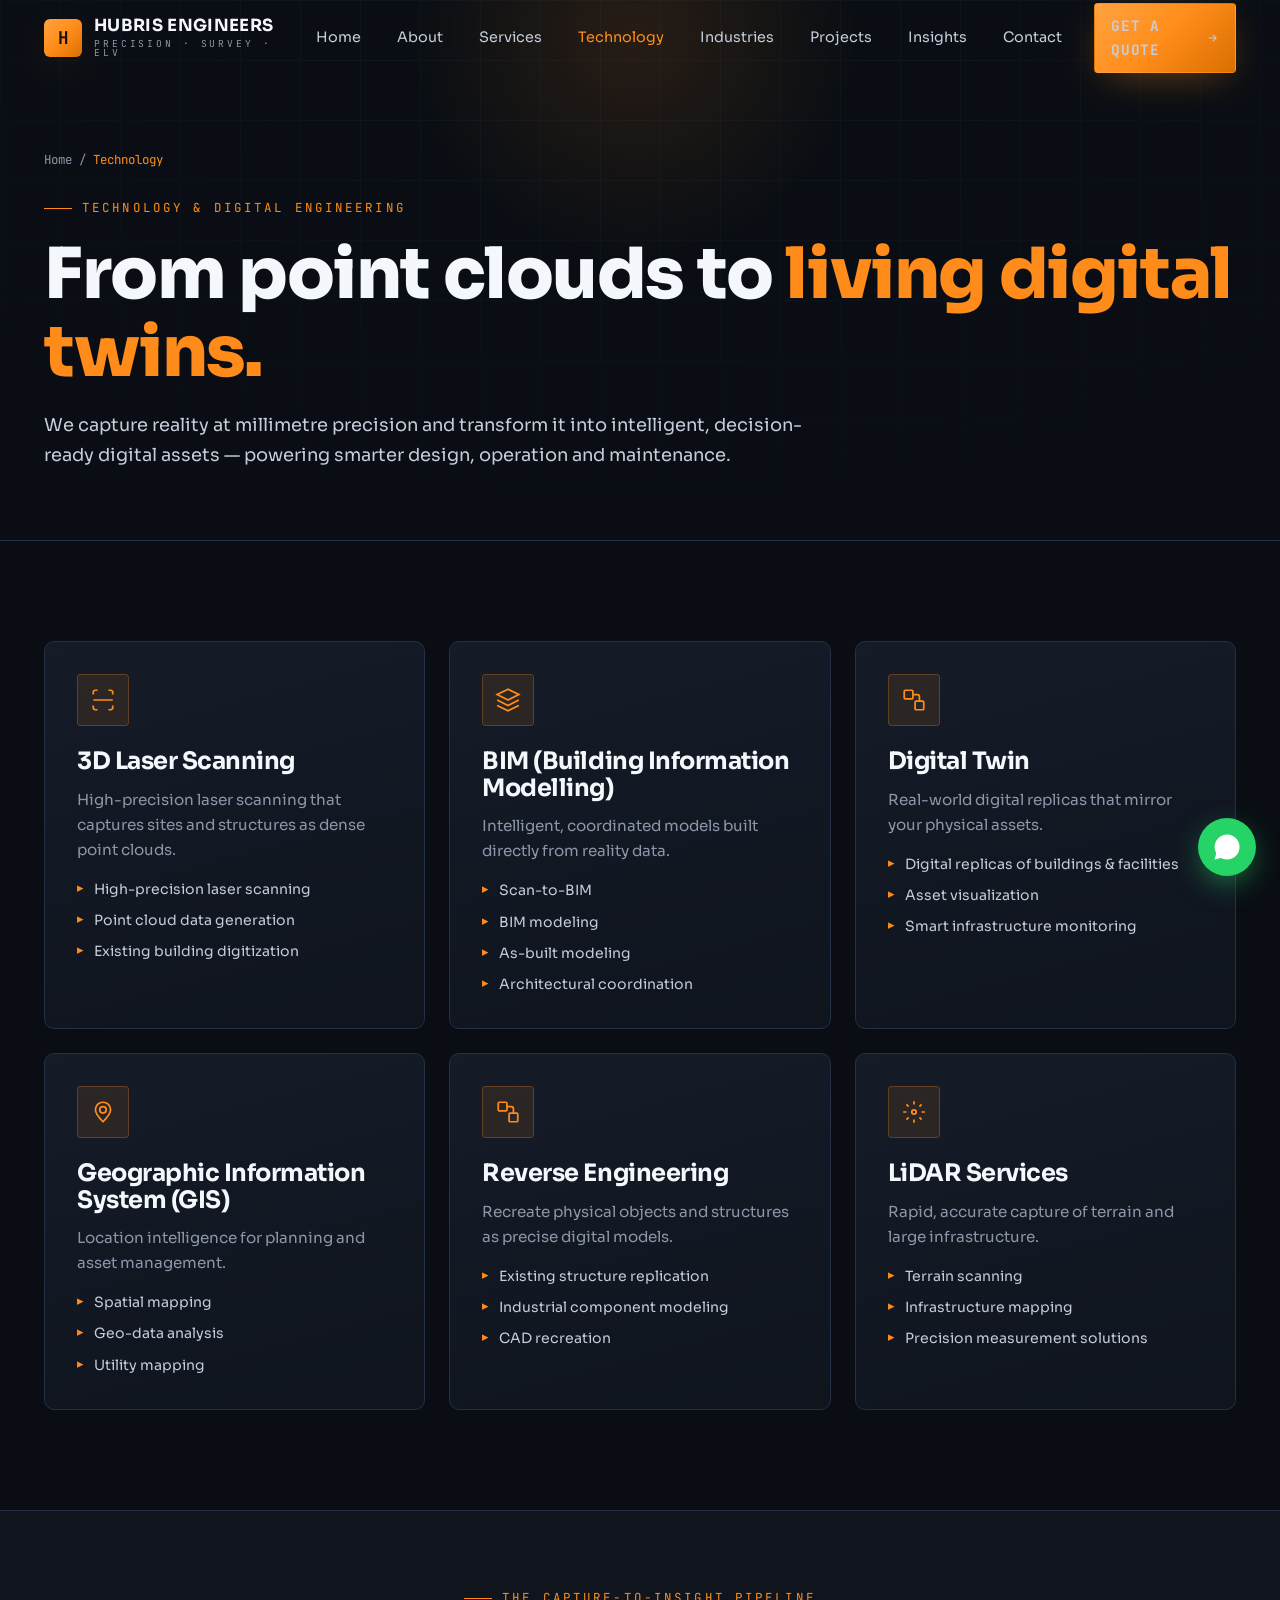
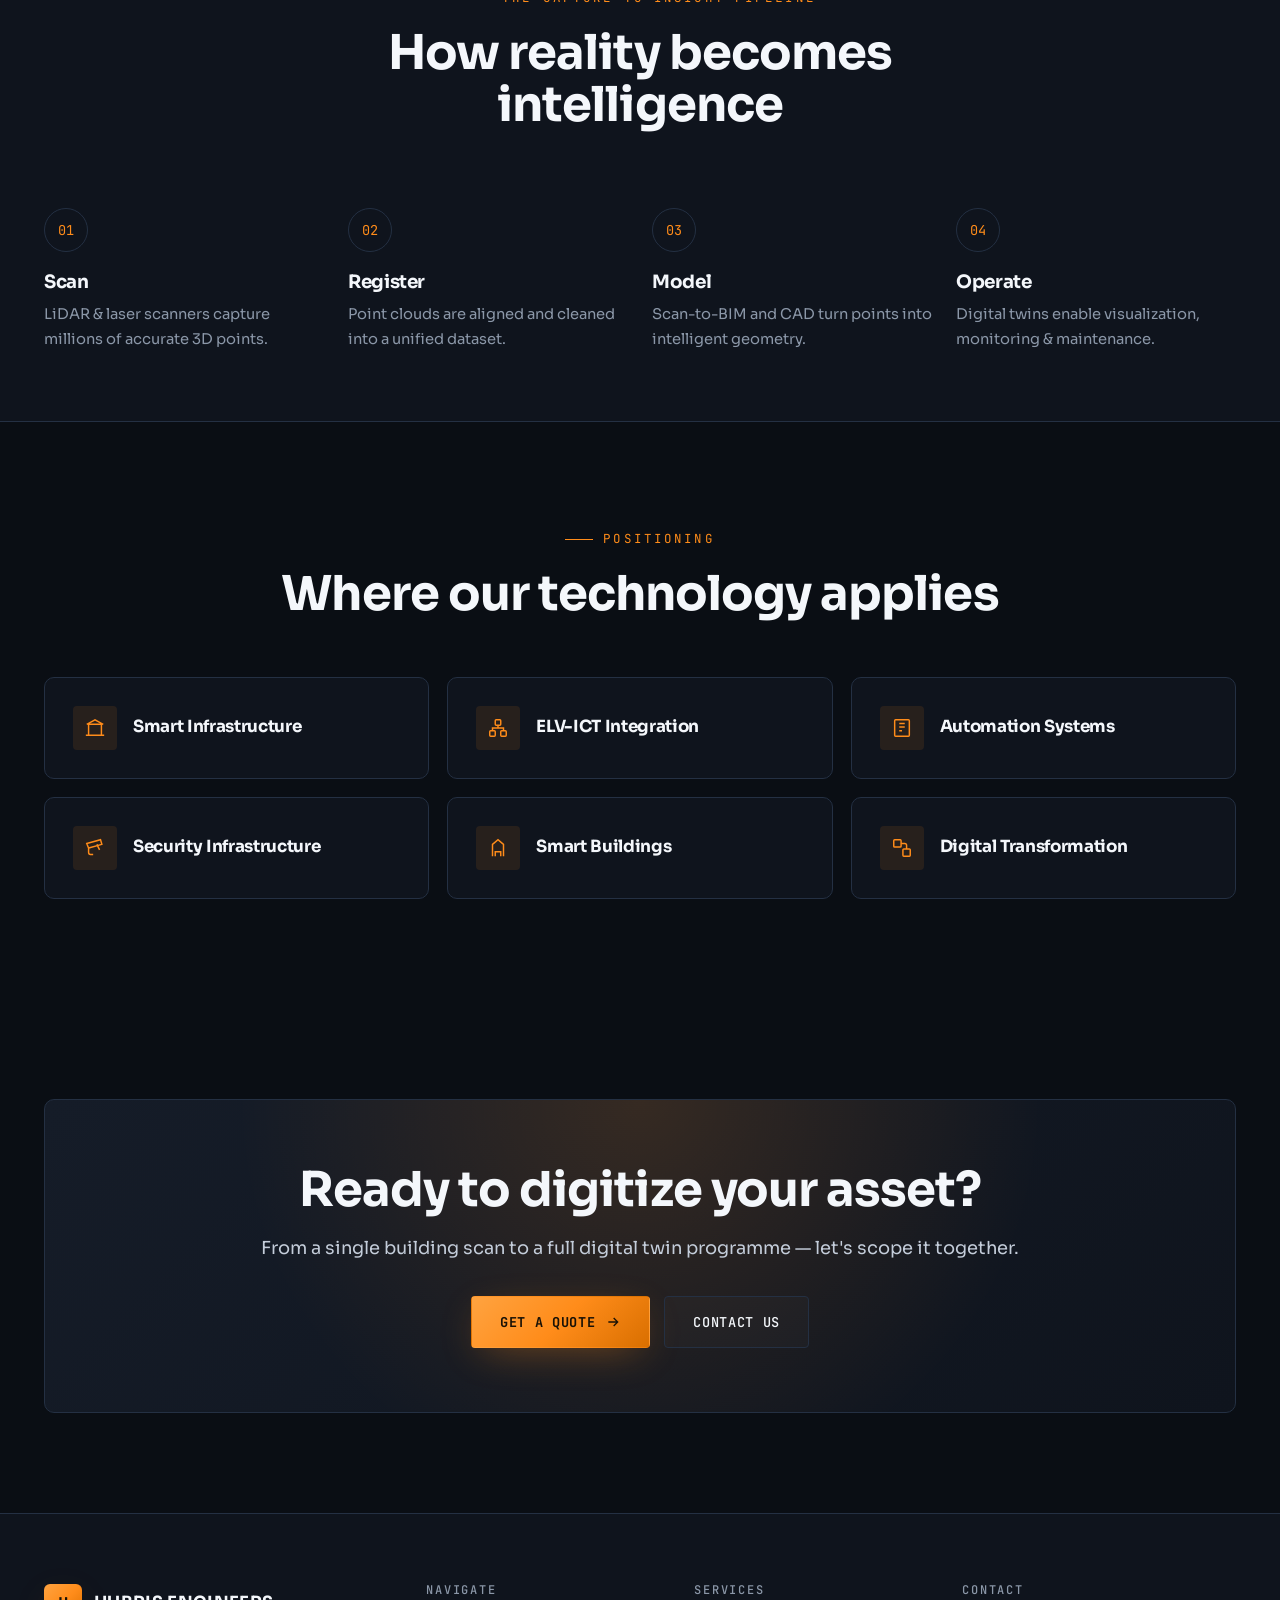
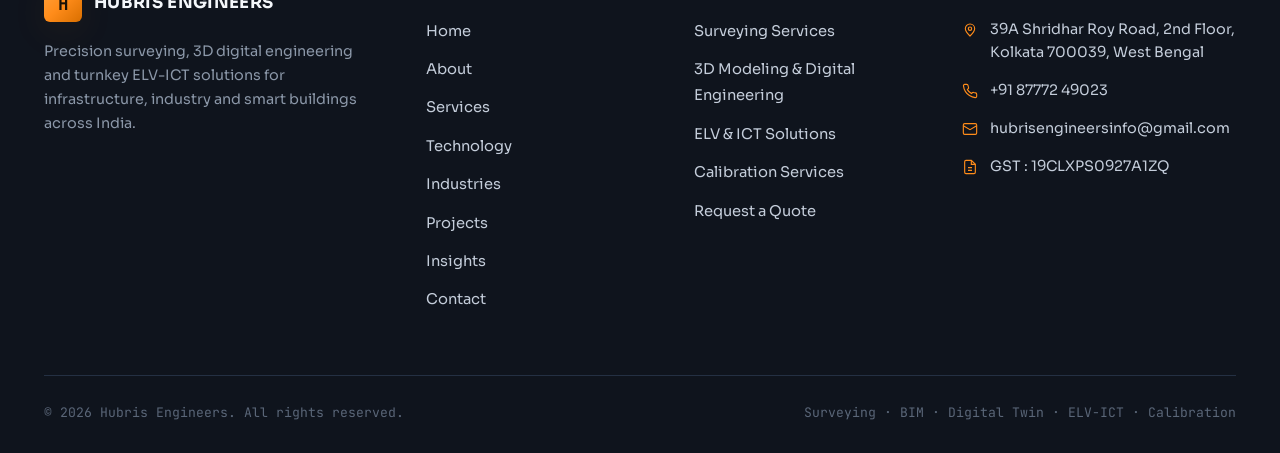
<file: software.html>
<!DOCTYPE html>
<html lang="en">
<head>
<meta charset="UTF-8">
<meta name="viewport" content="width=device-width, initial-scale=1.0">
<title>Technology & Digital Engineering — Hubris Engineers</title>
<meta name="description" content="3D laser scanning, point cloud, scan-to-BIM, digital twin, GIS, LiDAR and reverse engineering services by Hubris Engineers.">
<meta name="theme-color" content="#0a0e14">
<link rel="preconnect" href="https://fonts.googleapis.com">
<link rel="preconnect" href="https://fonts.gstatic.com" crossorigin>
<link rel="stylesheet" href="css/style.css">
<link rel="stylesheet" href="css/responsive.css">
</head>
<body>
<header class="site-header">
  <div class="container">
    <nav class="nav">
      <a href="index.html" class="brand">
        <span class="brand__mark">H</span>
        <span class="brand__name">HUBRIS ENGINEERS<span>PRECISION · SURVEY · ELV</span></span>
      </a>
      <div class="nav__links">
        <a href="index.html">Home</a><a href="about.html">About</a><a href="services.html">Services</a><a href="software.html" class="active">Technology</a><a href="industries.html">Industries</a><a href="projects.html">Projects</a><a href="blog.html">Insights</a><a href="contact.html">Contact</a>
        <span class="nav__cta"><a href="quote.html" class="btn btn--primary">Get a Quote <svg viewBox="0 0 24 24" fill="none" stroke="currentColor" stroke-width="2"><path d="M5 12h14M13 6l6 6-6 6"/></svg></a></span>
      </div>
      <button class="nav__toggle" aria-label="Menu"><span></span><span></span><span></span></button>
    </nav>
  </div>
</header>

<section class="page-hero">
  <div class="page-hero__glow"></div>
  <div class="container">
    <div class="breadcrumb"><a href="index.html">Home</a> / <span>Technology</span></div>
    <span class="eyebrow">Technology & Digital Engineering</span>
    <h1>From point clouds to <span class="text-amber">living digital twins.</span></h1>
    <p class="lead" style="margin-top:20px;">We capture reality at millimetre precision and transform it into intelligent, decision-ready digital assets — powering smarter design, operation and maintenance.</p>
  </div>
</section>

<section class="section">
  <div class="container">
    <div class="grid grid--3">
      <div class="card reveal"><div class="card__icon"><svg viewBox="0 0 24 24" fill="none" stroke="currentColor" stroke-width="1.6"><path d="M3 7V5a2 2 0 0 1 2-2h2M17 3h2a2 2 0 0 1 2 2v2M21 17v2a2 2 0 0 1-2 2h-2M7 21H5a2 2 0 0 1-2-2v-2"/><path d="M3 12h18"/></svg></div><h3>3D Laser Scanning</h3><p>High-precision laser scanning that captures sites and structures as dense point clouds.</p><ul class="svc-list"><li>High-precision laser scanning</li><li>Point cloud data generation</li><li>Existing building digitization</li></ul></div>
      <div class="card reveal"><div class="card__icon"><svg viewBox="0 0 24 24" fill="none" stroke="currentColor" stroke-width="1.6"><path d="M12 2 2 7l10 5 10-5-10-5zM2 17l10 5 10-5M2 12l10 5 10-5"/></svg></div><h3>BIM (Building Information Modelling)</h3><p>Intelligent, coordinated models built directly from reality data.</p><ul class="svc-list"><li>Scan-to-BIM</li><li>BIM modeling</li><li>As-built modeling</li><li>Architectural coordination</li></ul></div>
      <div class="card reveal"><div class="card__icon"><svg viewBox="0 0 24 24" fill="none" stroke="currentColor" stroke-width="1.6"><rect x="3" y="3" width="8" height="8" rx="1"/><rect x="13" y="13" width="8" height="8" rx="1"/><path d="M11 7h4a2 2 0 0 1 2 2v4"/></svg></div><h3>Digital Twin</h3><p>Real-world digital replicas that mirror your physical assets.</p><ul class="svc-list"><li>Digital replicas of buildings & facilities</li><li>Asset visualization</li><li>Smart infrastructure monitoring</li></ul></div>
      <div class="card reveal"><div class="card__icon"><svg viewBox="0 0 24 24" fill="none" stroke="currentColor" stroke-width="1.6"><circle cx="12" cy="10" r="3"/><path d="M12 21c-4-4-7-7.5-7-11a7 7 0 0 1 14 0c0 3.5-3 7-7 11z"/></svg></div><h3>Geographic Information System (GIS)</h3><p>Location intelligence for planning and asset management.</p><ul class="svc-list"><li>Spatial mapping</li><li>Geo-data analysis</li><li>Utility mapping</li></ul></div>
      <div class="card reveal"><div class="card__icon"><svg viewBox="0 0 24 24" fill="none" stroke="currentColor" stroke-width="1.6"><rect x="3" y="3" width="8" height="8" rx="1"/><rect x="13" y="13" width="8" height="8" rx="1"/><path d="M11 7h4a2 2 0 0 1 2 2v4"/></svg></div><h3>Reverse Engineering</h3><p>Recreate physical objects and structures as precise digital models.</p><ul class="svc-list"><li>Existing structure replication</li><li>Industrial component modeling</li><li>CAD recreation</li></ul></div>
      <div class="card reveal"><div class="card__icon"><svg viewBox="0 0 24 24" fill="none" stroke="currentColor" stroke-width="1.6"><circle cx="12" cy="12" r="2"/><path d="M12 2v3M12 19v3M2 12h3M19 12h3M5 5l2 2M17 17l2 2M19 5l-2 2M7 17l-2 2"/></svg></div><h3>LiDAR Services</h3><p>Rapid, accurate capture of terrain and large infrastructure.</p><ul class="svc-list"><li>Terrain scanning</li><li>Infrastructure mapping</li><li>Precision measurement solutions</li></ul></div>
    </div>
  </div>
</section>

<section class="band section--tight">
  <div class="container">
    <div class="section-head center reveal">
      <span class="eyebrow eyebrow--center">The capture-to-insight pipeline</span>
      <h2>How reality becomes intelligence</h2>
    </div>
    <div class="steps">
      <div class="step reveal"><div class="step__n">01</div><h3>Scan</h3><p>LiDAR & laser scanners capture millions of accurate 3D points.</p></div>
      <div class="step reveal"><div class="step__n">02</div><h3>Register</h3><p>Point clouds are aligned and cleaned into a unified dataset.</p></div>
      <div class="step reveal"><div class="step__n">03</div><h3>Model</h3><p>Scan-to-BIM and CAD turn points into intelligent geometry.</p></div>
      <div class="step reveal"><div class="step__n">04</div><h3>Operate</h3><p>Digital twins enable visualization, monitoring & maintenance.</p></div>
    </div>
  </div>
</section>

<section class="section">
  <div class="container">
    <div class="section-head center reveal">
      <span class="eyebrow eyebrow--center">Positioning</span>
      <h2>Where our technology applies</h2>
    </div>
    <div class="ind-grid reveal">
      <div class="ind-tile"><span class="ind-tile__icon"><svg viewBox="0 0 24 24" fill="none" stroke="currentColor" stroke-width="1.6"><path d="M2 20h20M5 20V8M19 20V8M5 8h14M3 8l9-5 9 5"/></svg></span><h3>Smart Infrastructure</h3></div>
      <div class="ind-tile"><span class="ind-tile__icon"><svg viewBox="0 0 24 24" fill="none" stroke="currentColor" stroke-width="1.6"><rect x="9" y="3" width="6" height="6" rx="1"/><rect x="3" y="15" width="6" height="6" rx="1"/><rect x="15" y="15" width="6" height="6" rx="1"/><path d="M12 9v3M12 12H6v3M12 12h6v3"/></svg></span><h3>ELV-ICT Integration</h3></div>
      <div class="ind-tile"><span class="ind-tile__icon"><svg viewBox="0 0 24 24" fill="none" stroke="currentColor" stroke-width="1.6"><rect x="4" y="3" width="16" height="18" rx="1"/><path d="M9 7h6M9 11h6M9 15h3"/></svg></span><h3>Automation Systems</h3></div>
      <div class="ind-tile"><span class="ind-tile__icon"><svg viewBox="0 0 24 24" fill="none" stroke="currentColor" stroke-width="1.6"><path d="M3 7l15-4 1.5 5L5 12 3 7zM5 12v5a2 2 0 0 0 2 2h3M14 8l3 6"/></svg></span><h3>Security Infrastructure</h3></div>
      <div class="ind-tile"><span class="ind-tile__icon"><svg viewBox="0 0 24 24" fill="none" stroke="currentColor" stroke-width="1.6"><path d="M6 21V8l6-5 6 5v13M9 21v-5h6v5"/></svg></span><h3>Smart Buildings</h3></div>
      <div class="ind-tile"><span class="ind-tile__icon"><svg viewBox="0 0 24 24" fill="none" stroke="currentColor" stroke-width="1.6"><rect x="3" y="3" width="8" height="8" rx="1"/><rect x="13" y="13" width="8" height="8" rx="1"/><path d="M11 7h4a2 2 0 0 1 2 2v4"/></svg></span><h3>Digital Transformation</h3></div>
    </div>
  </div>
</section>

<section class="section">
  <div class="container">
    <div class="cta-band reveal">
      <h2>Ready to digitize your asset?</h2>
      <p class="lead">From a single building scan to a full digital twin programme — let's scope it together.</p>
      <div class="cta-band__actions">
        <a href="quote.html" class="btn btn--primary">Get a Quote <svg viewBox="0 0 24 24" fill="none" stroke="currentColor" stroke-width="2"><path d="M5 12h14M13 6l6 6-6 6"/></svg></a>
        <a href="contact.html" class="btn btn--ghost">Contact Us</a>
      </div>
    </div>
  </div>
</section>
<footer class="footer">
  <div class="container">
    <div class="footer__grid">
      <div class="footer__brand">
        <a href="index.html" class="brand">
          <span class="brand__mark">H</span>
          <span class="brand__name">HUBRIS ENGINEERS</span>
        </a>
        <p>Precision surveying, 3D digital engineering and turnkey ELV-ICT solutions for infrastructure, industry and smart buildings across India.</p>
      </div>
      <div>
        <h4>Navigate</h4>
        <ul class="footer__links"><li><a href="index.html">Home</a></li><li><a href="about.html">About</a></li><li><a href="services.html">Services</a></li><li><a href="software.html">Technology</a></li><li><a href="industries.html">Industries</a></li><li><a href="projects.html">Projects</a></li><li><a href="blog.html">Insights</a></li><li><a href="contact.html">Contact</a></li></ul>
      </div>
      <div>
        <h4>Services</h4>
        <ul class="footer__links">
          <li><a href="services.html">Surveying Services</a></li>
          <li><a href="software.html">3D Modeling & Digital Engineering</a></li>
          <li><a href="services.html">ELV & ICT Solutions</a></li>
          <li><a href="services.html">Calibration Services</a></li>
          <li><a href="quote.html">Request a Quote</a></li>
        </ul>
      </div>
      <div>
        <h4>Contact</h4>
        <ul class="footer__contact">
          <li><svg viewBox="0 0 24 24" fill="none" stroke="currentColor" stroke-width="1.7"><path d="M12 21c-4-4-7-7.5-7-11a7 7 0 0 1 14 0c0 3.5-3 7-7 11z"/><circle cx="12" cy="10" r="2.5"/></svg><span>39A Shridhar Roy Road, 2nd Floor,<br>Kolkata 700039, West Bengal</span></li>
          <li><svg viewBox="0 0 24 24" fill="none" stroke="currentColor" stroke-width="1.7"><path d="M22 16.9v3a2 2 0 0 1-2.2 2 19.8 19.8 0 0 1-8.6-3 19.5 19.5 0 0 1-6-6 19.8 19.8 0 0 1-3-8.6A2 2 0 0 1 4.1 2h3a2 2 0 0 1 2 1.7c.1 1 .4 1.9.7 2.8a2 2 0 0 1-.5 2.1L8.1 9.9a16 16 0 0 0 6 6l1.3-1.3a2 2 0 0 1 2.1-.4c.9.3 1.8.6 2.8.7a2 2 0 0 1 1.7 2z"/></svg><a href="tel:+918777249023">+91 87772 49023</a></li>
          <li><svg viewBox="0 0 24 24" fill="none" stroke="currentColor" stroke-width="1.7"><rect x="2" y="4" width="20" height="16" rx="2"/><path d="m2 7 10 6 10-6"/></svg><a href="mailto:hubrisengineersinfo@gmail.com">hubrisengineersinfo@gmail.com</a></li>
          <li><svg viewBox="0 0 24 24" fill="none" stroke="currentColor" stroke-width="1.7"><path d="M14 2H6a2 2 0 0 0-2 2v16a2 2 0 0 0 2 2h12a2 2 0 0 0 2-2V8z"/><path d="M14 2v6h6M9 13h6M9 17h6"/></svg><span>GST : 19CLXPS0927A1ZQ</span></li>
        </ul>
      </div>
    </div>
    <div class="footer__bottom">
      <p>© <span id="year">2026</span> Hubris Engineers. All rights reserved.</p>
      <p>Surveying · BIM · Digital Twin · ELV-ICT · Calibration</p>
    </div>
  </div>
</footer>
<a class="wa-float" href="https://wa.me/918777249023?text=Hi%20Hubris%20Engineers%2C%20I%27d%20like%20to%20enquire%20about%20your%20services." target="_blank" aria-label="WhatsApp"><svg viewBox="0 0 24 24" fill="currentColor"><path d="M17.5 14.4c-.3-.2-1.7-.8-2-.9-.3-.1-.5-.2-.7.2-.2.3-.7.9-.9 1.1-.2.2-.3.2-.6.1-1.7-.9-2.9-1.6-4-3.5-.3-.5.3-.5.8-1.6.1-.2 0-.4 0-.5 0-.1-.7-1.6-.9-2.2-.2-.6-.5-.5-.7-.5h-.6c-.2 0-.5.1-.8.4-.3.3-1 1-1 2.5s1.1 2.9 1.2 3.1c.2.2 2.1 3.3 5.2 4.6 2 .8 2.7.9 3.7.8.6-.1 1.7-.7 2-1.4.2-.7.2-1.2.2-1.4-.1-.1-.3-.2-.6-.3M12 2a10 10 0 0 0-8.6 15l-1.4 5 5.1-1.3A10 10 0 1 0 12 2z"/></svg></a>
<script src="js/main.js"></script>
</body>
</html>
</file>
<file: css/style.css>
/* =============================================================
   HUBRIS ENGINEERS — Core Stylesheet
   Aesthetic: Precision-Industrial / Technical Dark
   ============================================================= */

/* ---------- Fonts ---------- */
@import url('https://fonts.googleapis.com/css2?family=Sora:wght@300;400;500;600;700;800&family=JetBrains+Mono:wght@400;500;700&display=swap');

/* ---------- Design Tokens ---------- */
:root {
  /* Palette */
  --bg-900: #0a0e14;
  --bg-800: #0f141d;
  --bg-700: #151c28;
  --bg-600: #1c2533;
  --line: #243043;
  --line-soft: #1a2230;

  --ink-100: #f4f7fb;
  --ink-300: #c4cdda;
  --ink-500: #8b97a8;
  --ink-700: #5a6678;

  --amber: #ff8c1a;
  --amber-bright: #ffa340;
  --amber-deep: #d96f00;
  --cyan: #2dd4bf;

  --grad-amber: linear-gradient(135deg, #ffa340 0%, #ff8c1a 50%, #d96f00 100%);

  /* Type */
  --font-display: 'Sora', sans-serif;
  --font-mono: 'JetBrains Mono', monospace;

  /* Spacing / shape */
  --radius: 4px;
  --radius-lg: 10px;
  --maxw: 1240px;
  --ease: cubic-bezier(0.22, 1, 0.36, 1);

  --shadow-lg: 0 24px 60px -20px rgba(0,0,0,0.7);
  --shadow-amber: 0 10px 40px -12px rgba(255,140,26,0.45);
}

/* ---------- Reset ---------- */
*, *::before, *::after { box-sizing: border-box; margin: 0; padding: 0; }
html { scroll-behavior: smooth; -webkit-text-size-adjust: 100%; }
body {
  font-family: var(--font-display);
  background: var(--bg-900);
  color: var(--ink-300);
  line-height: 1.65;
  font-size: 16px;
  overflow-x: hidden;
  -webkit-font-smoothing: antialiased;
}
img { max-width: 100%; display: block; }
a { color: inherit; text-decoration: none; }
ul { list-style: none; }
button { font-family: inherit; cursor: pointer; }

/* Subtle technical grid behind everything */
body::before {
  content: "";
  position: fixed; inset: 0;
  background-image:
    linear-gradient(var(--line-soft) 1px, transparent 1px),
    linear-gradient(90deg, var(--line-soft) 1px, transparent 1px);
  background-size: 60px 60px;
  opacity: 0.35;
  z-index: 0;
  pointer-events: none;
  mask-image: radial-gradient(ellipse 90% 70% at 50% 0%, #000 30%, transparent 80%);
}

/* ---------- Layout helpers ---------- */
.container { width: 100%; max-width: var(--maxw); margin: 0 auto; padding: 0 24px; position: relative; z-index: 1; }
.section { padding: 100px 0; position: relative; z-index: 1; }
.section--tight { padding: 70px 0; }
.center { text-align: center; }
.mono { font-family: var(--font-mono); }

/* ---------- Typography ---------- */
h1, h2, h3, h4 { font-weight: 700; color: var(--ink-100); line-height: 1.1; letter-spacing: -0.02em; }
h1 { font-size: clamp(2.4rem, 6vw, 4.4rem); font-weight: 800; }
h2 { font-size: clamp(1.9rem, 4vw, 3rem); }
h3 { font-size: clamp(1.2rem, 2vw, 1.5rem); }
p { color: var(--ink-300); }

.eyebrow {
  font-family: var(--font-mono);
  font-size: 0.78rem;
  letter-spacing: 0.25em;
  text-transform: uppercase;
  color: var(--amber);
  display: inline-flex;
  align-items: center;
  gap: 10px;
  margin-bottom: 18px;
}
.eyebrow::before {
  content: ""; width: 28px; height: 1px; background: var(--amber);
}
.eyebrow--center { justify-content: center; }

.lead { font-size: 1.12rem; color: var(--ink-300); max-width: 60ch; }
.section-head { max-width: 720px; margin-bottom: 56px; }
.section-head.center { margin-left: auto; margin-right: auto; }
.text-amber { color: var(--amber); }

/* ---------- Buttons ---------- */
.btn {
  display: inline-flex; align-items: center; justify-content: center; gap: 10px;
  padding: 14px 28px;
  font-family: var(--font-mono);
  font-size: 0.85rem;
  font-weight: 500;
  letter-spacing: 0.05em;
  border-radius: var(--radius);
  border: 1px solid transparent;
  transition: all 0.3s var(--ease);
  text-transform: uppercase;
  position: relative;
}
.btn--primary { background: var(--grad-amber); color: #1a1206; font-weight: 700; box-shadow: var(--shadow-amber); }
.btn--primary:hover { transform: translateY(-2px); box-shadow: 0 16px 50px -10px rgba(255,140,26,0.6); }
.btn--ghost { border-color: var(--line); color: var(--ink-100); background: rgba(255,255,255,0.02); }
.btn--ghost:hover { border-color: var(--amber); color: var(--amber); }
.btn--block { width: 100%; }
.btn svg { width: 16px; height: 16px; }

/* ---------- Header / Nav ---------- */
.site-header {
  position: fixed; top: 0; left: 0; right: 0; z-index: 100;
  transition: all 0.4s var(--ease);
  border-bottom: 1px solid transparent;
}
.site-header.scrolled {
  background: rgba(10,14,20,0.85);
  backdrop-filter: blur(14px);
  border-bottom-color: var(--line);
}
.nav {
  display: flex; align-items: center; justify-content: space-between;
  height: 76px;
}
.brand { display: flex; align-items: center; gap: 12px; }
.brand__mark {
  width: 38px; height: 38px; border-radius: 6px;
  background: var(--grad-amber);
  display: grid; place-items: center;
  font-family: var(--font-mono); font-weight: 700; color: #1a1206;
  font-size: 1.1rem; flex-shrink: 0;
  box-shadow: var(--shadow-amber);
}
.brand__name { font-family: var(--font-display); font-weight: 700; font-size: 1.05rem; color: var(--ink-100); letter-spacing: 0.02em; line-height: 1; }
.brand__name span { display: block; font-family: var(--font-mono); font-size: 0.6rem; color: var(--ink-500); letter-spacing: 0.3em; margin-top: 4px; font-weight: 400; }

.nav__links { display: flex; align-items: center; gap: 4px; }
.nav__links a {
  padding: 10px 16px; font-size: 0.9rem; color: var(--ink-300);
  border-radius: var(--radius); transition: color 0.25s, background 0.25s; position: relative;
}
.nav__links a:hover { color: var(--ink-100); }
.nav__links a.active { color: var(--amber); }
.nav__cta { margin-left: 12px; }

.nav__toggle { display: none; flex-direction: column; gap: 5px; background: none; border: none; padding: 8px; }
.nav__toggle span { width: 24px; height: 2px; background: var(--ink-100); transition: 0.3s; }
.nav__toggle.open span:nth-child(1) { transform: translateY(7px) rotate(45deg); }
.nav__toggle.open span:nth-child(2) { opacity: 0; }
.nav__toggle.open span:nth-child(3) { transform: translateY(-7px) rotate(-45deg); }

/* ---------- Hero ---------- */
.hero { position: relative; padding: 170px 0 110px; overflow: hidden; }
.hero__glow {
  position: absolute; top: -10%; right: -5%; width: 600px; height: 600px;
  background: radial-gradient(circle, rgba(255,140,26,0.18), transparent 65%);
  filter: blur(20px); pointer-events: none; z-index: 0;
}
.hero__grid { display: grid; grid-template-columns: 1.15fr 0.85fr; gap: 60px; align-items: center; position: relative; z-index: 1; }
.hero h1 { margin-bottom: 24px; }
.hero h1 .accent { background: var(--grad-amber); -webkit-background-clip: text; background-clip: text; -webkit-text-fill-color: transparent; }
.hero .lead { margin-bottom: 36px; }
.hero__actions { display: flex; gap: 14px; flex-wrap: wrap; margin-bottom: 44px; }

.hero__stats { display: flex; gap: 36px; flex-wrap: wrap; }
.stat__num { font-family: var(--font-mono); font-size: 2rem; font-weight: 700; color: var(--ink-100); line-height: 1; }
.stat__num .text-amber { color: var(--amber); }
.stat__label { font-size: 0.8rem; color: var(--ink-500); margin-top: 6px; text-transform: uppercase; letter-spacing: 0.08em; }

/* Hero visual — scan panel */
.hero__panel {
  border: 1px solid var(--line); border-radius: var(--radius-lg);
  background: linear-gradient(160deg, var(--bg-700), var(--bg-800));
  padding: 24px; position: relative; overflow: hidden;
  box-shadow: var(--shadow-lg);
}
.hero__panel::before {
  content: ""; position: absolute; inset: 0;
  background-image: radial-gradient(circle at center, var(--amber) 1px, transparent 1.6px);
  background-size: 22px 22px; opacity: 0.12;
}
.panel__bar { display: flex; align-items: center; gap: 8px; margin-bottom: 18px; position: relative; }
.panel__dot { width: 9px; height: 9px; border-radius: 50%; background: var(--line); }
.panel__dot--live { background: var(--amber); box-shadow: 0 0 10px var(--amber); animation: pulse 1.8s infinite; }
.panel__title { font-family: var(--font-mono); font-size: 0.72rem; color: var(--ink-500); margin-left: auto; letter-spacing: 0.1em; }
.panel__readout { font-family: var(--font-mono); font-size: 0.82rem; line-height: 2.1; position: relative; }
.panel__readout .k { color: var(--ink-500); }
.panel__readout .v { color: var(--cyan); }
.panel__readout .v.amber { color: var(--amber-bright); }
.scanline {
  position: absolute; left: 0; right: 0; height: 2px;
  background: linear-gradient(90deg, transparent, var(--amber), transparent);
  animation: scan 3.5s var(--ease) infinite; opacity: 0.7;
}

@keyframes pulse { 0%,100%{opacity:1} 50%{opacity:0.4} }
@keyframes scan { 0%{top:8%} 50%{top:88%} 100%{top:8%} }

/* ---------- Logos / clients ---------- */
.clients { border-top: 1px solid var(--line); border-bottom: 1px solid var(--line); background: var(--bg-800); }
.clients__inner { display: flex; align-items: center; gap: 40px; flex-wrap: wrap; justify-content: space-between; padding: 36px 0; }
.clients__label { font-family: var(--font-mono); font-size: 0.72rem; letter-spacing: 0.2em; text-transform: uppercase; color: var(--ink-500); }
.clients__list { display: flex; gap: 14px; flex-wrap: wrap; }
.client-chip {
  font-family: var(--font-mono); font-weight: 500; font-size: 0.85rem;
  color: var(--ink-100); padding: 10px 18px; border: 1px solid var(--line);
  border-radius: var(--radius); background: var(--bg-700); transition: 0.3s;
}
.client-chip:hover { border-color: var(--amber); color: var(--amber); transform: translateY(-2px); }

/* ---------- Cards / grids ---------- */
.grid { display: grid; gap: 24px; }
.grid--3 { grid-template-columns: repeat(3, 1fr); }
.grid--2 { grid-template-columns: repeat(2, 1fr); }
.grid--4 { grid-template-columns: repeat(4, 1fr); }

.card {
  background: linear-gradient(165deg, var(--bg-700), var(--bg-800));
  border: 1px solid var(--line); border-radius: var(--radius-lg);
  padding: 32px; transition: all 0.4s var(--ease); position: relative; overflow: hidden;
}
.card::after {
  content: ""; position: absolute; top: 0; left: 0; width: 100%; height: 3px;
  background: var(--grad-amber); transform: scaleX(0); transform-origin: left;
  transition: transform 0.4s var(--ease);
}
.card:hover { transform: translateY(-6px); border-color: var(--line); box-shadow: var(--shadow-lg); }
.card:hover::after { transform: scaleX(1); }
.card__icon {
  width: 52px; height: 52px; border-radius: var(--radius);
  background: rgba(255,140,26,0.1); border: 1px solid rgba(255,140,26,0.25);
  display: grid; place-items: center; margin-bottom: 22px; color: var(--amber);
}
.card__icon svg { width: 26px; height: 26px; }
.card h3 { margin-bottom: 12px; }
.card p { font-size: 0.95rem; color: var(--ink-500); }
.card__num { font-family: var(--font-mono); font-size: 0.75rem; color: var(--ink-700); position: absolute; top: 24px; right: 28px; }

/* Service list inside cards */
.svc-list { margin-top: 16px; display: flex; flex-direction: column; gap: 8px; }
.svc-list li { font-size: 0.88rem; color: var(--ink-300); display: flex; align-items: flex-start; gap: 10px; }
.svc-list li::before { content: "▸"; color: var(--amber); font-size: 0.8rem; line-height: 1.6; }

/* ---------- Feature split ---------- */
.split { display: grid; grid-template-columns: 1fr 1fr; gap: 60px; align-items: center; }
.split--reverse .split__media { order: 2; }
.split__media {
  border: 1px solid var(--line); border-radius: var(--radius-lg); overflow: hidden;
  background: linear-gradient(160deg, var(--bg-700), var(--bg-900)); min-height: 360px;
  position: relative; display: grid; place-items: center;
}
.split__media .placeholder-art { width: 100%; height: 100%; }

/* ---------- Stats band ---------- */
.band { background: var(--bg-800); border-top: 1px solid var(--line); border-bottom: 1px solid var(--line); }
.band__grid { display: grid; grid-template-columns: repeat(4, 1fr); gap: 24px; text-align: center; }
.band .stat__num { font-size: 2.6rem; }

/* ---------- Process steps ---------- */
.steps { display: grid; grid-template-columns: repeat(4, 1fr); gap: 24px; counter-reset: step; }
.step { position: relative; padding-top: 20px; }
.step__n { font-family: var(--font-mono); font-size: 0.85rem; color: var(--amber); border: 1px solid var(--line); width: 44px; height: 44px; border-radius: 50%; display: grid; place-items: center; margin-bottom: 20px; }
.step h3 { font-size: 1.15rem; margin-bottom: 10px; }
.step p { font-size: 0.92rem; color: var(--ink-500); }

/* ---------- CTA band ---------- */
.cta-band { position: relative; overflow: hidden; background: linear-gradient(135deg, var(--bg-700), var(--bg-800)); border: 1px solid var(--line); border-radius: var(--radius-lg); padding: 64px 48px; text-align: center; }
.cta-band::before { content:""; position:absolute; inset:0; background: radial-gradient(circle at 50% 0%, rgba(255,140,26,0.15), transparent 60%); }
.cta-band > * { position: relative; }
.cta-band h2 { margin-bottom: 18px; }
.cta-band .lead { margin: 0 auto 32px; }
.cta-band__actions { display: flex; gap: 14px; justify-content: center; flex-wrap: wrap; }

/* ---------- Footer ---------- */
.footer { background: var(--bg-800); border-top: 1px solid var(--line); padding: 70px 0 30px; }
.footer__grid { display: grid; grid-template-columns: 1.5fr 1fr 1fr 1.2fr; gap: 40px; margin-bottom: 50px; }
.footer__brand p { font-size: 0.9rem; color: var(--ink-500); margin-top: 18px; max-width: 30ch; }
.footer h4 { font-family: var(--font-mono); font-size: 0.75rem; letter-spacing: 0.15em; text-transform: uppercase; color: var(--ink-500); margin-bottom: 20px; font-weight: 500; }
.footer__links li { margin-bottom: 12px; }
.footer__links a { font-size: 0.92rem; color: var(--ink-300); transition: color 0.25s; }
.footer__links a:hover { color: var(--amber); }
.footer__contact li { font-size: 0.9rem; color: var(--ink-300); margin-bottom: 14px; display: flex; gap: 12px; align-items: flex-start; }
.footer__contact svg { width: 16px; height: 16px; color: var(--amber); flex-shrink: 0; margin-top: 4px; }
.footer__bottom { border-top: 1px solid var(--line); padding-top: 26px; display: flex; justify-content: space-between; align-items: center; flex-wrap: wrap; gap: 14px; }
.footer__bottom p { font-size: 0.82rem; color: var(--ink-700); font-family: var(--font-mono); }

/* ---------- Page hero (inner pages) ---------- */
.page-hero { padding: 150px 0 70px; border-bottom: 1px solid var(--line); position: relative; overflow: hidden; }
.page-hero__glow { position: absolute; top: -40%; left: 30%; width: 500px; height: 500px; background: radial-gradient(circle, rgba(255,140,26,0.12), transparent 65%); filter: blur(10px); }
.breadcrumb { font-family: var(--font-mono); font-size: 0.78rem; color: var(--ink-500); margin-bottom: 20px; }
.breadcrumb a:hover { color: var(--amber); }
.breadcrumb span { color: var(--amber); }

/* ---------- Forms ---------- */
.form-wrap { background: linear-gradient(165deg, var(--bg-700), var(--bg-800)); border: 1px solid var(--line); border-radius: var(--radius-lg); padding: 40px; box-shadow: var(--shadow-lg); }
.form-row { display: grid; grid-template-columns: 1fr 1fr; gap: 18px; }
.field { margin-bottom: 20px; }
.field label { display: block; font-family: var(--font-mono); font-size: 0.75rem; letter-spacing: 0.08em; text-transform: uppercase; color: var(--ink-500); margin-bottom: 8px; }
.field label .req { color: var(--amber); }
.field input, .field select, .field textarea {
  width: 100%; padding: 13px 16px; background: var(--bg-900);
  border: 1px solid var(--line); border-radius: var(--radius); color: var(--ink-100);
  font-family: var(--font-display); font-size: 0.95rem; transition: border-color 0.25s, box-shadow 0.25s;
}
.field input::placeholder, .field textarea::placeholder { color: var(--ink-700); }
.field input:focus, .field select:focus, .field textarea:focus {
  outline: none; border-color: var(--amber); box-shadow: 0 0 0 3px rgba(255,140,26,0.12);
}
.field textarea { resize: vertical; min-height: 120px; }
.form-note { font-size: 0.82rem; color: var(--ink-500); margin-top: 16px; text-align: center; }
.form-note svg { width: 14px; height: 14px; vertical-align: -2px; color: #25d366; }

/* WhatsApp accent button */
.btn--whatsapp { background: #25d366; color: #053d22; font-weight: 700; }
.btn--whatsapp:hover { background: #20bd5a; transform: translateY(-2px); }

/* ---------- Contact info cards ---------- */
.contact-cards { display: grid; grid-template-columns: repeat(3,1fr); gap: 24px; }
.contact-card { text-align: center; padding: 36px 24px; }
.contact-card .card__icon { margin: 0 auto 20px; }
.contact-card a { color: var(--ink-100); font-size: 0.95rem; word-break: break-word; }
.contact-card a:hover { color: var(--amber); }

/* ---------- Industries chips ---------- */
.ind-grid { display: grid; grid-template-columns: repeat(3,1fr); gap: 18px; }
.ind-tile { padding: 28px; border: 1px solid var(--line); border-radius: var(--radius-lg); background: var(--bg-800); display: flex; align-items: center; gap: 16px; transition: 0.35s; }
.ind-tile:hover { border-color: var(--amber); transform: translateY(-4px); background: var(--bg-700); }
.ind-tile__icon { width: 44px; height: 44px; border-radius: var(--radius); background: rgba(255,140,26,0.1); display: grid; place-items: center; color: var(--amber); flex-shrink: 0; }
.ind-tile__icon svg { width: 22px; height: 22px; }
.ind-tile h3 { font-size: 1.05rem; }

/* ---------- Blog ---------- */
.post-card { display: flex; flex-direction: column; }
.post-card__img { height: 200px; border-radius: var(--radius); margin-bottom: 22px; background: linear-gradient(135deg, var(--bg-600), var(--bg-900)); border: 1px solid var(--line); position: relative; overflow: hidden; display:grid; place-items:center; }
.post-card__tag { font-family: var(--font-mono); font-size: 0.72rem; color: var(--amber); letter-spacing: 0.1em; text-transform: uppercase; margin-bottom: 10px; }
.post-card h3 { font-size: 1.2rem; margin-bottom: 12px; }
.post-card__meta { font-family: var(--font-mono); font-size: 0.78rem; color: var(--ink-700); margin-top: auto; padding-top: 16px; }

/* ---------- Projects ---------- */
.project-card { position: relative; overflow: hidden; border-radius: var(--radius-lg); border: 1px solid var(--line); padding: 34px; background: linear-gradient(165deg, var(--bg-700), var(--bg-800)); transition: 0.4s var(--ease); }
.project-card:hover { transform: translateY(-6px); box-shadow: var(--shadow-lg); border-color: var(--line); }
.project-card__client { font-family: var(--font-mono); font-size: 0.78rem; color: var(--amber); letter-spacing: 0.1em; margin-bottom: 14px; }
.project-card h3 { margin-bottom: 12px; }
.project-card__tags { display: flex; gap: 8px; flex-wrap: wrap; margin-top: 20px; }
.tag { font-family: var(--font-mono); font-size: 0.7rem; padding: 5px 12px; border: 1px solid var(--line); border-radius: 100px; color: var(--ink-500); }

/* ---------- Misc placeholder art (SVG-based, no external images) ---------- */
.art-svg { width: 100%; height: 100%; }

/* ---------- Accordion (services detail) ---------- */
.accordion__item { border: 1px solid var(--line); border-radius: var(--radius-lg); margin-bottom: 16px; overflow: hidden; background: var(--bg-800); }
.accordion__head { width: 100%; text-align: left; background: none; border: none; padding: 24px 28px; display: flex; align-items: center; justify-content: space-between; color: var(--ink-100); font-family: var(--font-display); font-size: 1.15rem; font-weight: 600; }
.accordion__head:hover { color: var(--amber); }
.accordion__icon { font-family: var(--font-mono); color: var(--amber); transition: transform 0.3s; font-size: 1.4rem; }
.accordion__item.open .accordion__icon { transform: rotate(45deg); }
.accordion__body { max-height: 0; overflow: hidden; transition: max-height 0.4s var(--ease); }
.accordion__inner { padding: 0 28px 28px; }

/* ---------- Reveal animation ---------- */
.reveal { opacity: 0; transform: translateY(28px); transition: opacity 0.7s var(--ease), transform 0.7s var(--ease); }
.reveal.in { opacity: 1; transform: none; }

/* ---------- Floating WhatsApp ---------- */
.wa-float { position: fixed; bottom: 24px; right: 24px; z-index: 90; width: 58px; height: 58px; border-radius: 50%; background: #25d366; display: grid; place-items: center; box-shadow: 0 10px 30px -6px rgba(37,211,102,0.6); transition: transform 0.3s; }
.wa-float:hover { transform: scale(1.08); }
.wa-float svg { width: 30px; height: 30px; color: #fff; }
</file>
<file: css/responsive.css>
/* =============================================================
   HUBRIS ENGINEERS — Responsive Stylesheet
   ============================================================= */

/* ---------- Tablet ---------- */
@media (max-width: 1024px) {
  .hero__grid { grid-template-columns: 1fr; gap: 48px; }
  .grid--4 { grid-template-columns: repeat(2, 1fr); }
  .steps { grid-template-columns: repeat(2, 1fr); }
  .footer__grid { grid-template-columns: 1fr 1fr; }
  .band__grid { grid-template-columns: repeat(2, 1fr); gap: 36px 24px; }
  .contact-cards { grid-template-columns: 1fr; }
  .ind-grid { grid-template-columns: repeat(2, 1fr); }
}

/* ---------- Mobile nav breakpoint ---------- */
@media (max-width: 880px) {
  .nav__toggle { display: flex; }
  .nav__links {
    position: fixed; top: 76px; left: 0; right: 0;
    background: var(--bg-800); border-bottom: 1px solid var(--line);
    flex-direction: column; align-items: stretch; gap: 0;
    padding: 16px 24px 28px;
    transform: translateY(-130%); opacity: 0; pointer-events: none;
    transition: transform 0.4s var(--ease), opacity 0.3s;
    max-height: calc(100vh - 76px); overflow-y: auto;
  }
  .nav__links.open { transform: translateY(0); opacity: 1; pointer-events: auto; }
  .nav__links a { padding: 15px 8px; border-bottom: 1px solid var(--line-soft); font-size: 1rem; }
  .nav__links a:last-of-type { border-bottom: none; }
  .nav__cta { margin: 16px 0 0; }
  .nav__cta .btn { width: 100%; }
}

/* ---------- Phones ---------- */
@media (max-width: 680px) {
  .section { padding: 70px 0; }
  .container { padding: 0 18px; }

  .grid--3, .grid--2, .grid--4 { grid-template-columns: 1fr; }
  .split, .split--reverse .split__media { grid-template-columns: 1fr; }
  .split--reverse .split__media { order: 0; }
  .split { gap: 36px; }
  .steps { grid-template-columns: 1fr; }
  .band__grid { grid-template-columns: 1fr 1fr; }
  .ind-grid { grid-template-columns: 1fr; }

  .footer__grid { grid-template-columns: 1fr; gap: 36px; }
  .footer__bottom { flex-direction: column; text-align: center; }

  .hero { padding: 130px 0 80px; }
  .hero__actions .btn { width: 100%; }
  .hero__stats { gap: 24px; }

  .form-row { grid-template-columns: 1fr; }
  .form-wrap { padding: 26px 20px; }

  .cta-band { padding: 44px 24px; }
  .cta-band__actions .btn { width: 100%; }

  .clients__inner { flex-direction: column; align-items: flex-start; gap: 20px; }

  .page-hero { padding: 120px 0 56px; }

  .wa-float { bottom: 18px; right: 18px; width: 52px; height: 52px; }
  .wa-float svg { width: 26px; height: 26px; }
}

@media (max-width: 400px) {
  .band__grid { grid-template-columns: 1fr; }
  .brand__name span { display: none; }
}
</file>
